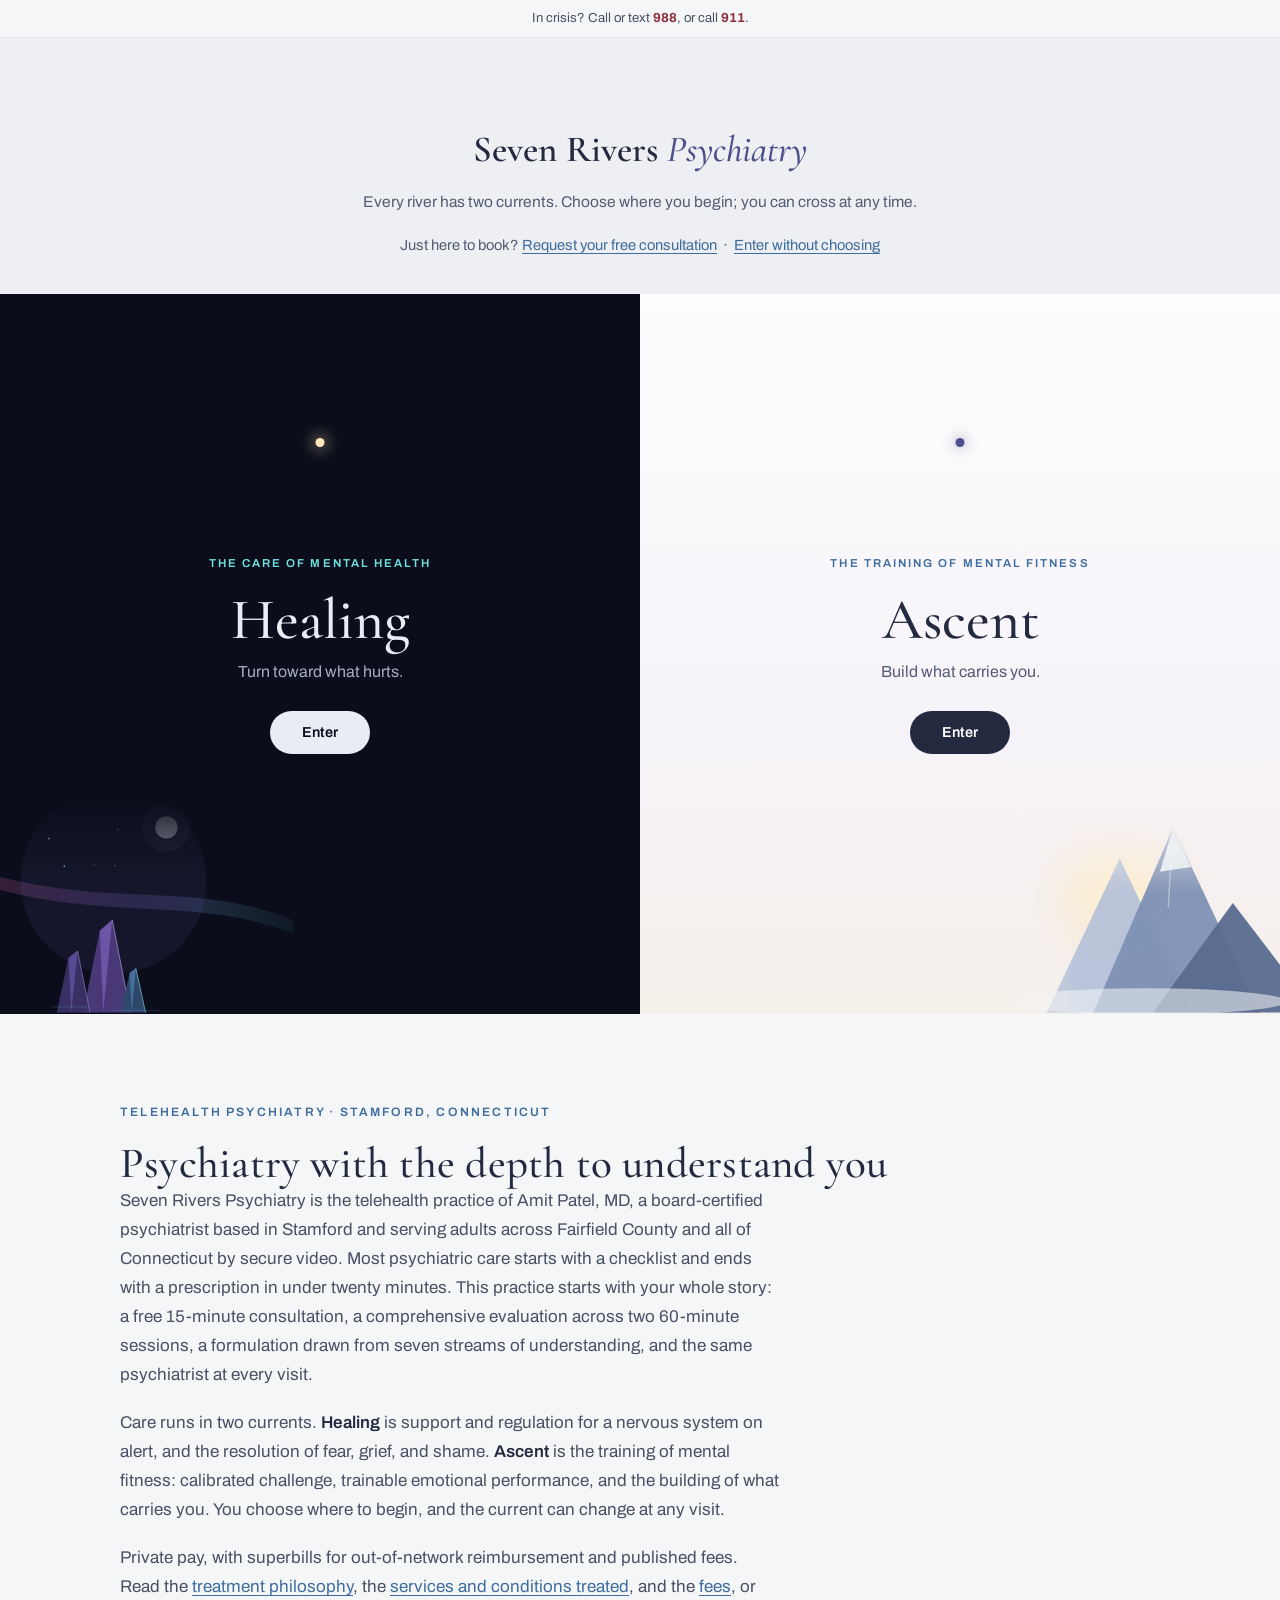
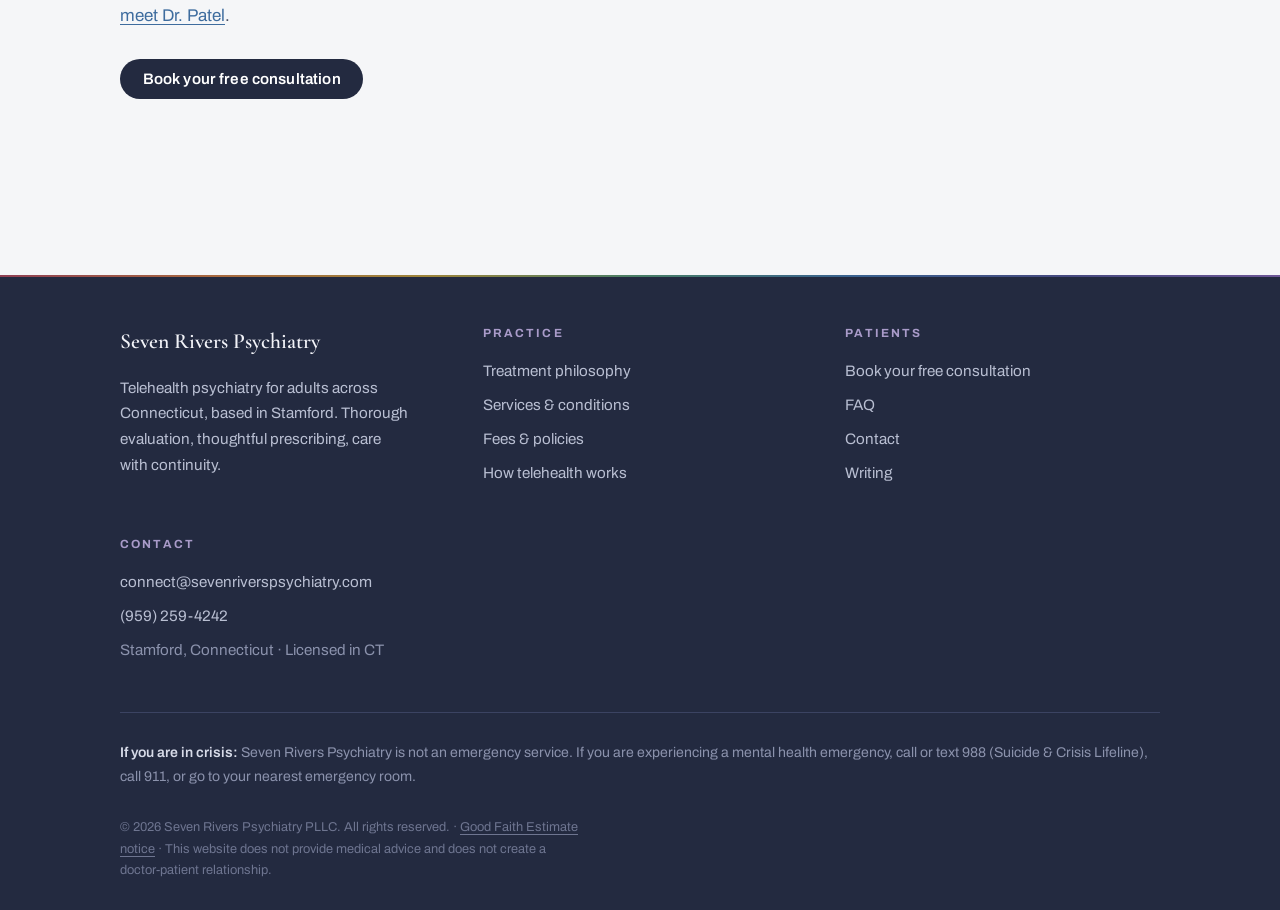
<file: index.html>
<!DOCTYPE html>
<html lang="en">
<head>
  <meta charset="UTF-8">
  <meta name="viewport" content="width=device-width, initial-scale=1.0">
  <title>Seven Rivers Psychiatry | Stamford, CT Telehealth Psychiatry | Healing and Ascent</title>
  <meta name="description" content="Seven Rivers Psychiatry, based in Stamford, Connecticut, offers telehealth psychiatric care for adults across Fairfield County and the state in two currents: Healing, for resolving fear, grief, and shame, and Ascent, for building capability, drive, and purpose.">
  <link rel="preconnect" href="https://fonts.googleapis.com">
  <link rel="preconnect" href="https://fonts.gstatic.com" crossorigin>
  <link href="https://fonts.googleapis.com/css2?family=Cormorant+Garamond:ital,wght@0,500;0,600;1,500;1,600&family=Archivo:wght@400;500;600&display=swap" rel="stylesheet">
  <meta name="theme-color" content="#0B0E1A">
  <link rel="stylesheet" href="css/styles.css">
  <script>
    (function () {
      var q = new URLSearchParams(location.search).get("path");
      if (q === "healing" || q === "ascent") { try { localStorage.setItem("srp-path", q); } catch (e) {} }
      var p;
      try { p = localStorage.getItem("srp-path"); } catch (e) {}
      document.documentElement.dataset.path = (p === "healing" || p === "ascent") ? p : "ascent";
    })();
  </script>
  <!-- Privacy-friendly analytics by Plausible -->
  <script async src="https://plausible.io/js/pa-wE2gD0L0hzpS8bjC-G3VO.js"></script>
  <script>
    window.plausible=window.plausible||function(){(plausible.q=plausible.q||[]).push(arguments)},plausible.init=plausible.init||function(i){plausible.o=i||{}};
    plausible.init()
  </script>
  <script type="application/ld+json">
  {
    "@context": "https://schema.org",
    "@type": ["MedicalBusiness", "Psychiatric"],
    "@id": "https://sevenriverspsychiatry.com/#practice",
    "name": "Seven Rivers Psychiatry PLLC",
    "url": "https://sevenriverspsychiatry.com/",
    "logo": "https://sevenriverspsychiatry.com/assets/apple-touch-icon.png",
    "image": "https://sevenriverspsychiatry.com/assets/og-image.png",
    "description": "Telehealth psychiatric evaluation and medication management for adults across Connecticut. Free 15-minute consultation, two-session comprehensive evaluation, conservative prescribing, care with continuity.",
    "telephone": "+1-959-259-4242",
    "email": "connect@sevenriverspsychiatry.com",
    "medicalSpecialty": "Psychiatric",
    "priceRange": "$300-$1200",
    "currenciesAccepted": "USD",
    "paymentAccepted": "Credit card, HSA, FSA",
    "areaServed": [ { "@type": "State", "name": "Connecticut" }, { "@type": "AdministrativeArea", "name": "Fairfield County, CT" }, { "@type": "City", "name": "Stamford, CT" } ],
    "address": { "@type": "PostalAddress", "addressLocality": "Stamford", "addressRegion": "CT", "addressCountry": "US" },
    "founder": { "@id": "https://sevenriverspsychiatry.com/#physician" },
    "availableService": [
      { "@type": "MedicalProcedure", "name": "Comprehensive psychiatric evaluation", "description": "Two 60-minute sessions on separate days." },
      { "@type": "MedicalProcedure", "name": "Medication management" },
      { "@type": "MedicalProcedure", "name": "Second opinion consultation" },
      { "@type": "MedicalProcedure", "name": "Deprescribing consultation" }
    ]
  }
  </script>
  <script type="application/ld+json">
  {
    "@context": "https://schema.org",
    "@type": "Physician",
    "@id": "https://sevenriverspsychiatry.com/#physician",
    "name": "Amit Patel, MD",
    "honorificSuffix": "MD",
    "image": "https://sevenriverspsychiatry.com/assets/headshot.jpg",
    "url": "https://sevenriverspsychiatry.com/about.html",
    "medicalSpecialty": "Psychiatric",
    "worksFor": { "@id": "https://sevenriverspsychiatry.com/#practice" },
    "hasCredential": [
      { "@type": "EducationalOccupationalCredential", "credentialCategory": "Board certification", "name": "Board Certified in Psychiatry, American Board of Psychiatry and Neurology" },
      { "@type": "EducationalOccupationalCredential", "credentialCategory": "degree", "name": "MD, University of Miami Miller School of Medicine" }
    ],
    "alumniOf": [
      { "@type": "CollegeOrUniversity", "name": "University of Miami Miller School of Medicine" },
      { "@type": "Hospital", "name": "Mount Sinai Beth Israel (Psychiatry Residency, Chief Resident)" }
    ]
  }
  </script>
  <!-- srp-head -->
  <link rel="icon" href="assets/favicon.svg" type="image/svg+xml">
  <link rel="icon" href="assets/favicon-32.png" sizes="32x32" type="image/png">
  <link rel="apple-touch-icon" href="assets/apple-touch-icon.png">
  <link rel="canonical" href="https://sevenriverspsychiatry.com/">
  <meta property="og:type" content="website">
  <meta property="og:site_name" content="Seven Rivers Psychiatry">
  <meta property="og:title" content="Seven Rivers Psychiatry | Stamford, CT Telehealth Psychiatry | Healing and Ascent">
  <meta property="og:description" content="Seven Rivers Psychiatry, based in Stamford, Connecticut, offers telehealth psychiatric care for adults across Fairfield County and the state in two currents: Healing, for resolving fear, grief, and shame, and Ascent, for building capability, drive, and purpose.">
  <meta property="og:url" content="https://sevenriverspsychiatry.com/">
  <meta property="og:image" content="https://sevenriverspsychiatry.com/assets/og-image.png">
  <meta property="og:image:width" content="1200">
  <meta property="og:image:height" content="630">
  <meta name="twitter:card" content="summary_large_image">
  <!-- /srp-head -->
</head>
<body>
  <div class="crisis-strip" role="note">In crisis? Call or text <a href="tel:988">988</a>, or call <a href="tel:911">911</a>.</div>


  <main>

    <section class="gate">
      <div class="gate-band">
        <p class="gate-word">Seven Rivers <em>Psychiatry</em></p>
        <p class="gate-line">Every river has two currents. Choose where you begin; you can cross at any time.</p>
        <p class="gate-foot gate-foot-top">Just here to book? <a href="/contact.html#book">Request your free consultation</a> &nbsp;&middot;&nbsp; <a href="home.html">Enter without choosing</a></p>
      </div>
      <div class="gate-split">
        <a class="gate-half gate-healing" href="home.html?path=healing">
          <span class="seed seed-dawn" aria-hidden="true"></span>
          <span class="gate-tag">The care of mental health</span>
          <span class="gate-name">Healing</span>
          <span class="gate-desc">Turn toward what hurts.</span>
          <span class="gate-enter">Enter</span>
        </a>
        <a class="gate-half gate-ascent" href="home.html?path=ascent">
          <span class="seed seed-night" aria-hidden="true"></span>
          <span class="gate-tag">The training of mental fitness</span>
          <span class="gate-name">Ascent</span>
          <span class="gate-desc">Build what carries you.</span>
          <span class="gate-enter">Enter</span>
        </a>
      </div>
    </section>

    <section class="section">
      <div class="wrap">
        <p class="eyebrow">Telehealth psychiatry &middot; Stamford, Connecticut</p>
        <h2>Psychiatry with the depth to understand you</h2>
        <div class="prose">
          <p>Seven Rivers Psychiatry is the telehealth practice of Amit Patel, MD, a board-certified psychiatrist based in Stamford and serving adults across Fairfield County and all of Connecticut by secure video. Most psychiatric care starts with a checklist and ends with a prescription in under twenty minutes. This practice starts with your whole story: a free 15-minute consultation, a comprehensive evaluation across two 60-minute sessions, a formulation drawn from seven streams of understanding, and the same psychiatrist at every visit.</p>
          <p>Care runs in two currents. <strong>Healing</strong> is support and regulation for a nervous system on alert, and the resolution of fear, grief, and shame. <strong>Ascent</strong> is the training of mental fitness: calibrated challenge, trainable emotional performance, and the building of what carries you. You choose where to begin, and the current can change at any visit.</p>
          <p>Private pay, with superbills for out-of-network reimbursement and published fees. Read the <a href="philosophy.html">treatment philosophy</a>, the <a href="services.html">services and conditions treated</a>, and the <a href="fees.html">fees</a>, or <a href="about.html">meet Dr. Patel</a>.</p>
        </div>
        <p style="margin-top:var(--space-3);"><a class="btn btn-primary" href="/contact.html#book">Book your free consultation</a></p>
      </div>
    </section>

  </main>

  <footer class="site-footer">
    <div class="wrap">
      <div class="footer-grid">
        <div>
          <p class="footer-wordmark">Seven Rivers Psychiatry</p>
          <p style="font-size:0.95rem; max-width:32ch;">Telehealth psychiatry for adults across Connecticut, based in Stamford. Thorough evaluation, thoughtful prescribing, care with continuity.</p>
        </div>
        <div>
          <h4>Practice</h4>
          <ul>
            <li><a href="philosophy.html">Treatment philosophy</a></li>
            <li><a href="services.html">Services &amp; conditions</a></li>
            <li><a href="fees.html">Fees &amp; policies</a></li>
            <li><a href="telehealth.html">How telehealth works</a></li>
          </ul>
        </div>
        <div>
          <h4>Patients</h4>
          <ul>
            <li><a href="/contact.html#book">Book your free consultation</a></li>
            <li><a href="faq.html">FAQ</a></li>
            <li><a href="contact.html">Contact</a></li>
            <li><a href="blog/index.html">Writing</a></li>
          </ul>
        </div>
        <div>
          <h4>Contact</h4>
          <ul>
            <li><a href="mailto:connect@sevenriverspsychiatry.com">connect@sevenriverspsychiatry.com</a></li>
            <li><a href="tel:+19592594242">(959) 259-4242</a></li>
            <li>Stamford, Connecticut &middot; Licensed in CT</li>
          </ul>
        </div>
      </div>
      <p class="footer-crisis"><strong>If you are in crisis:</strong> Seven Rivers Psychiatry is not an emergency service. If you are experiencing a mental health emergency, call or text 988 (Suicide &amp; Crisis Lifeline), call 911, or go to your nearest emergency room.</p>
      <p class="footer-legal">&copy; 2026 Seven Rivers Psychiatry PLLC. All rights reserved. &middot; <a href="fees.html#gfe">Good Faith Estimate notice</a> &middot; This website does not provide medical advice and does not create a doctor-patient relationship.</p>
    </div>
  </footer>
  <script src="js/main.js"></script>
</body>
</html>
</file>
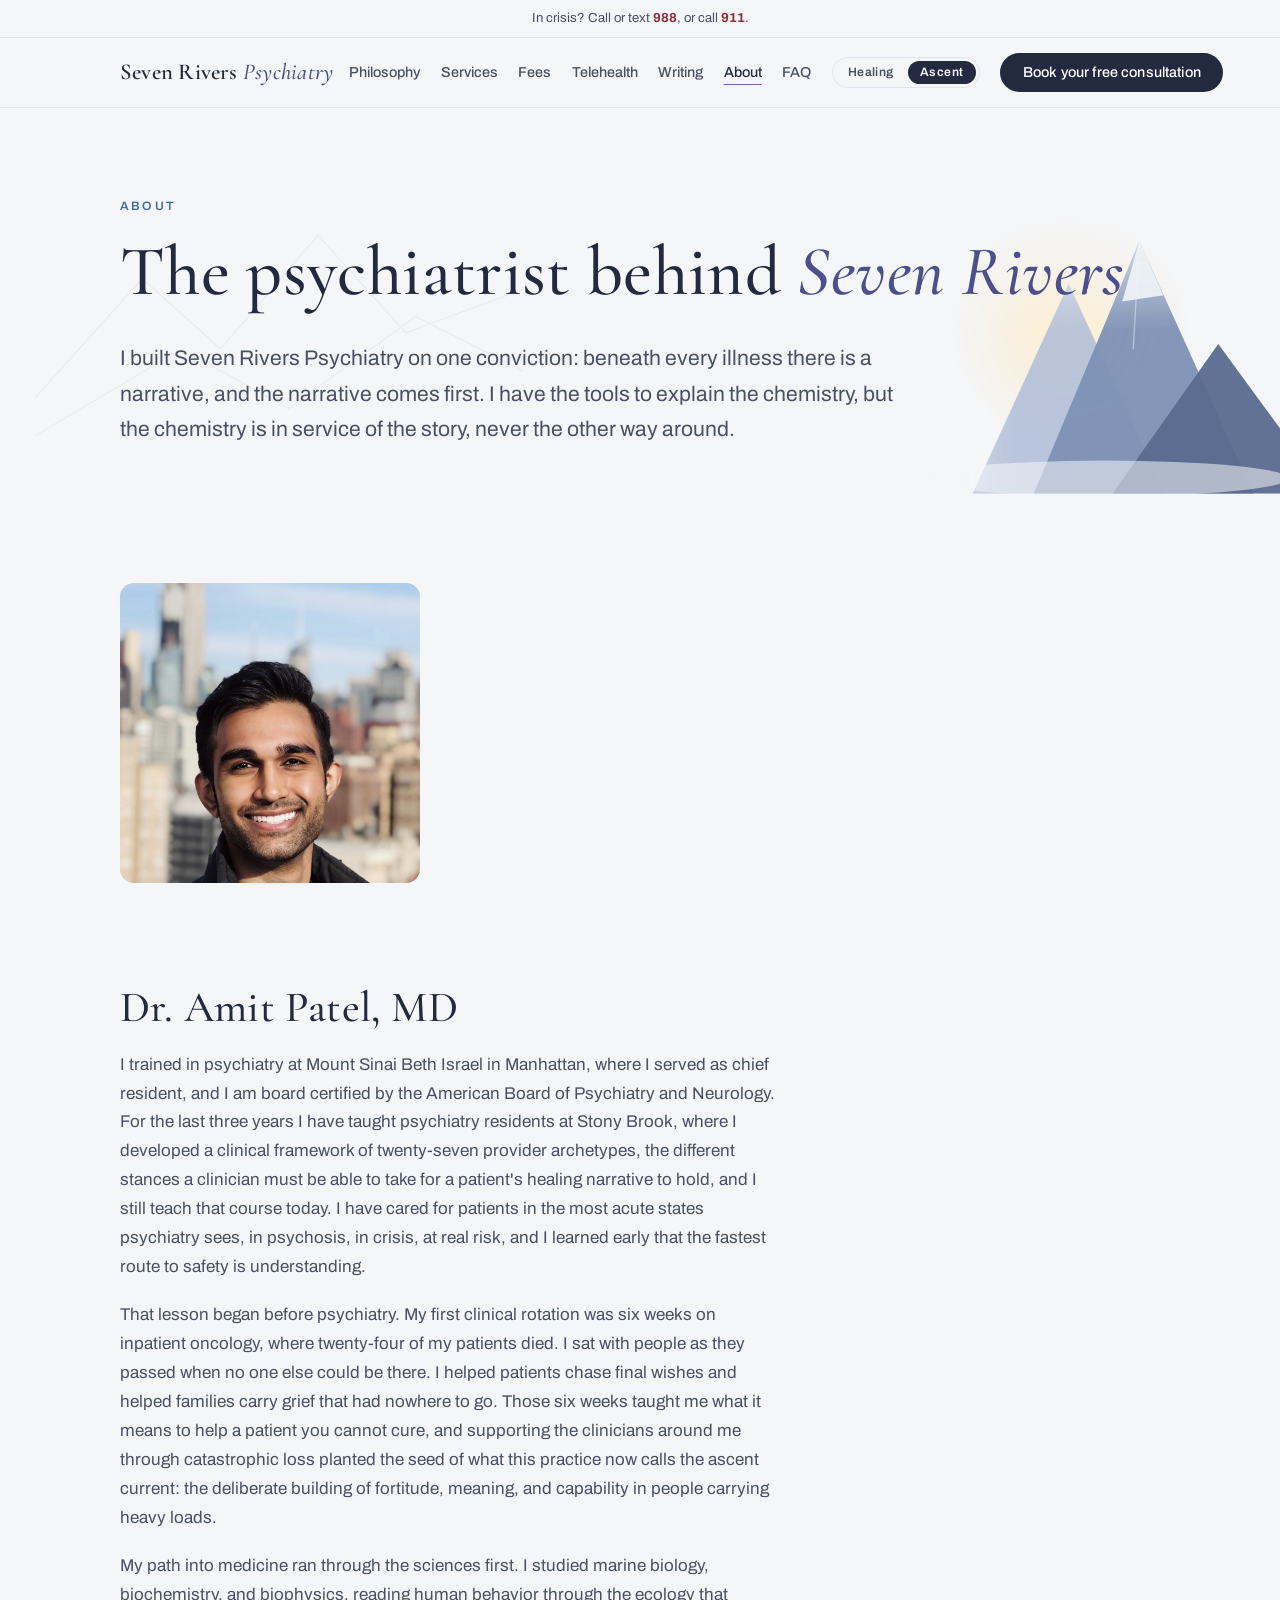
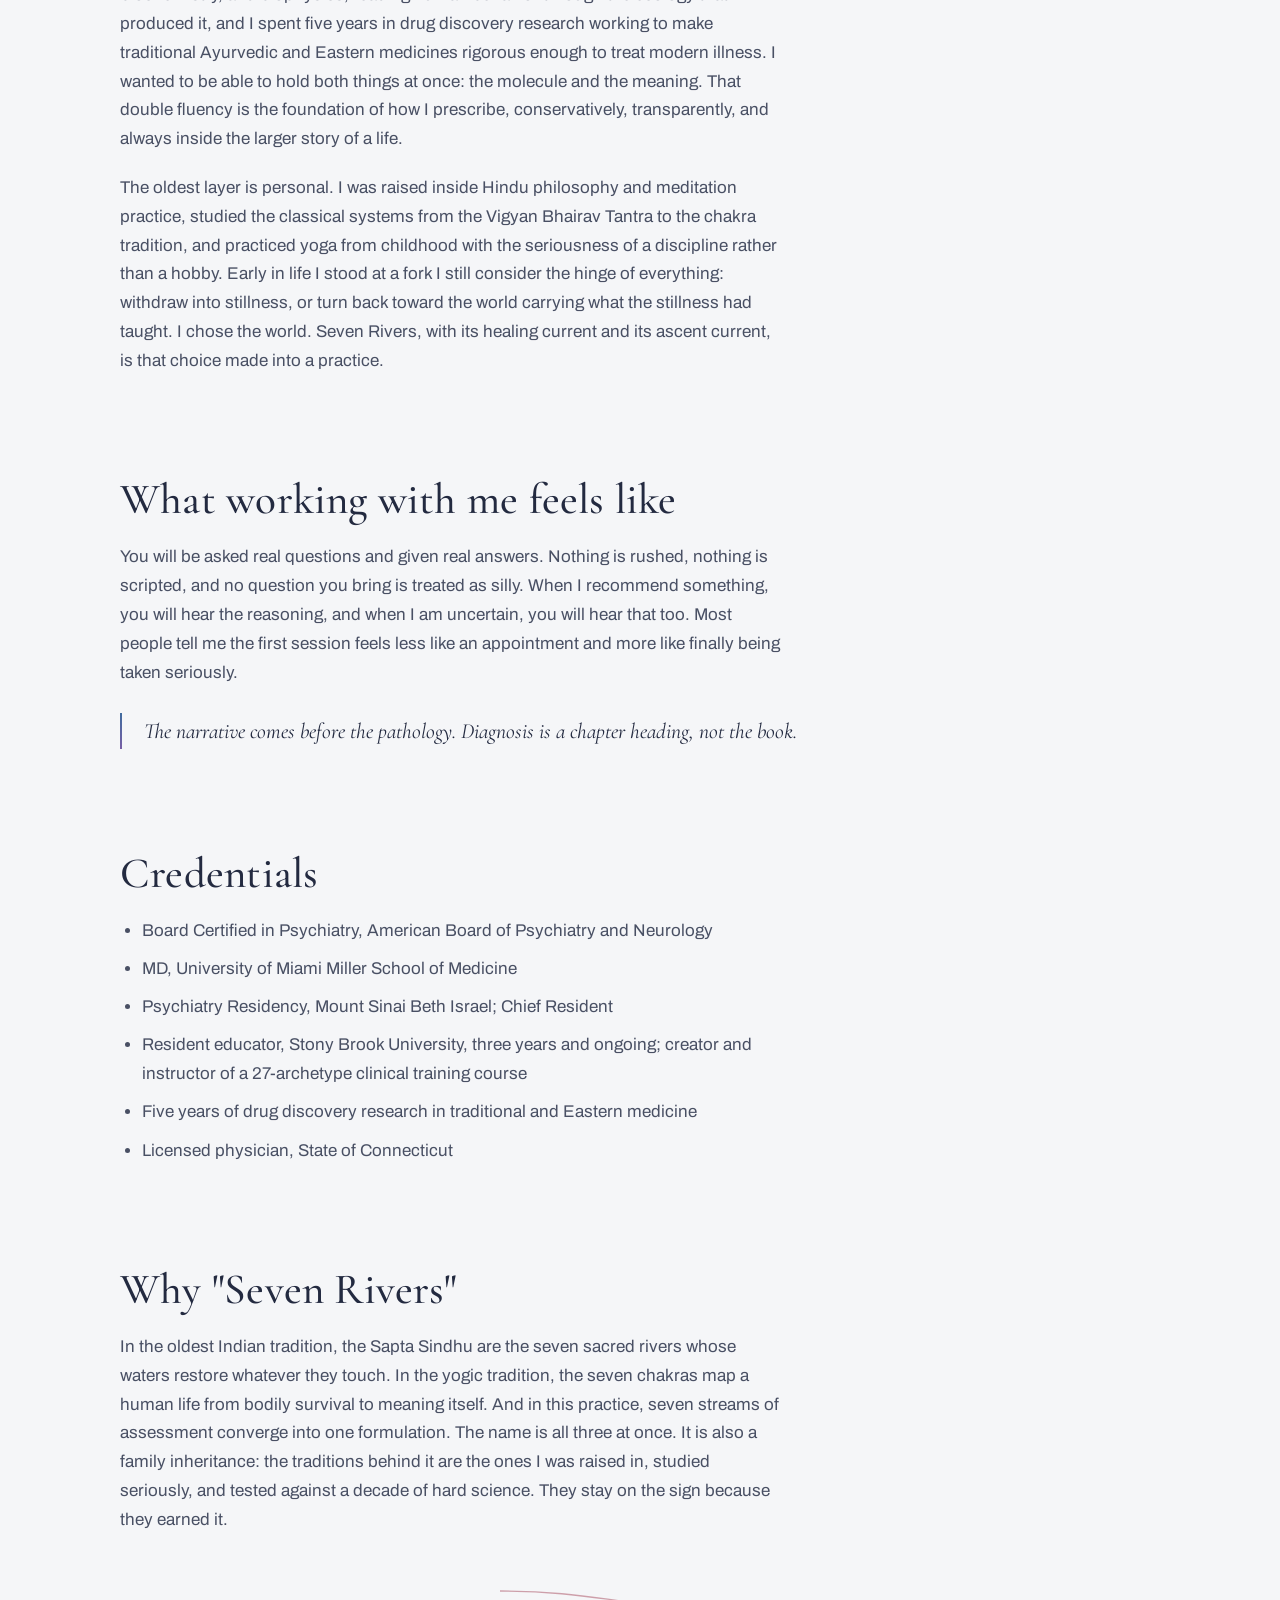
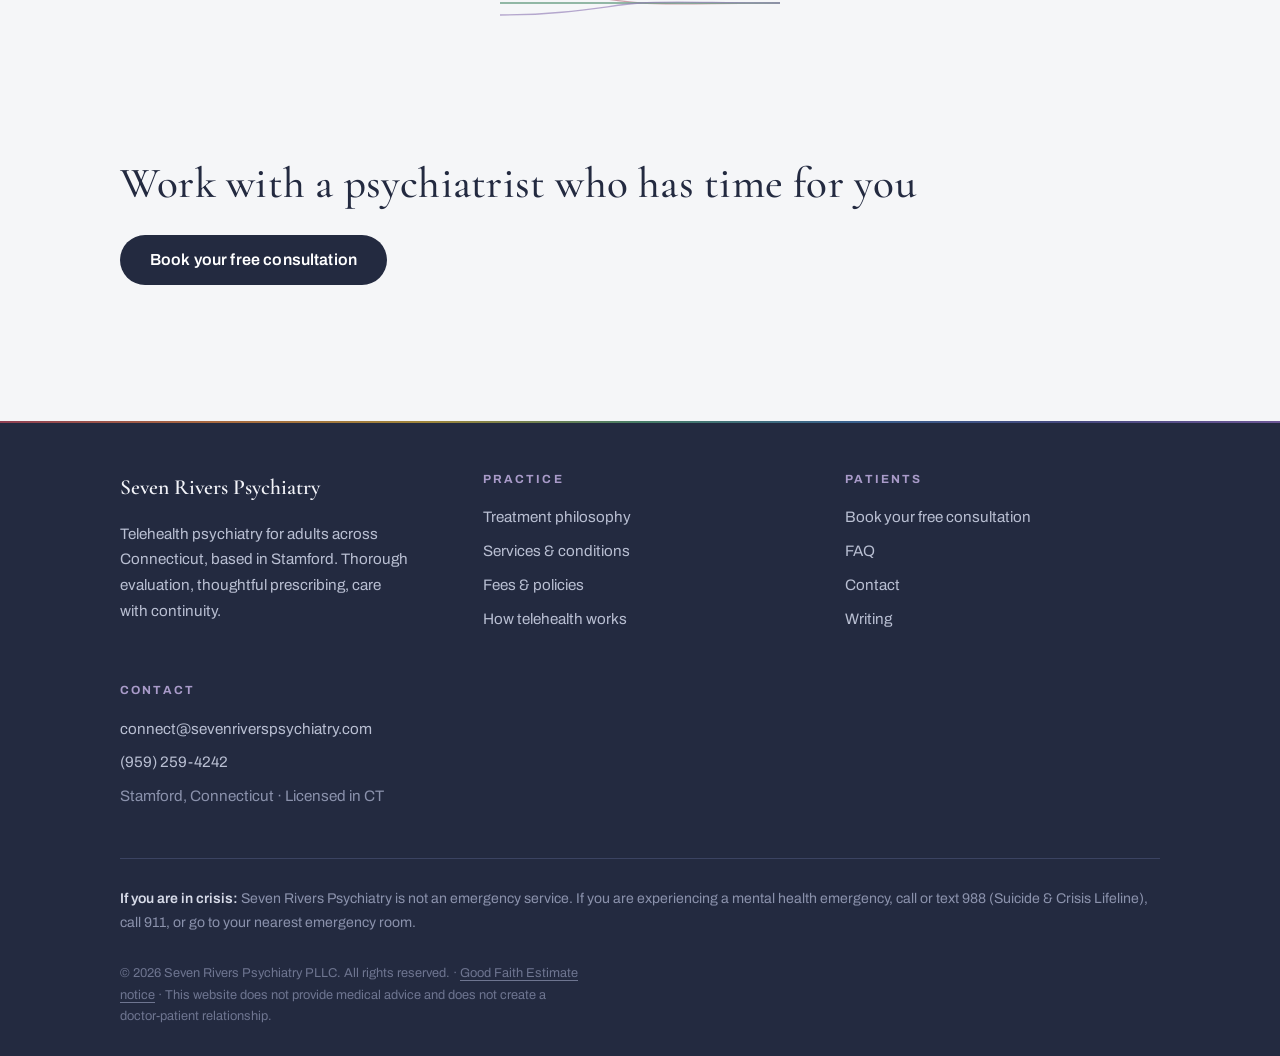
<file: about.html>
<!DOCTYPE html>
<html lang="en">
<head>
  <meta charset="UTF-8">
  <meta name="viewport" content="width=device-width, initial-scale=1.0">
  <title>About Dr. Amit Patel, MD | Seven Rivers Psychiatry</title>
  <meta name="description" content="Meet the board-certified psychiatrist behind Seven Rivers Psychiatry: chief resident at Mount Sinai Beth Israel, resident educator, and a clinician who puts the narrative before the pathology.">
  <link rel="preconnect" href="https://fonts.googleapis.com">
  <link rel="preconnect" href="https://fonts.gstatic.com" crossorigin>
  <link href="https://fonts.googleapis.com/css2?family=Cormorant+Garamond:ital,wght@0,500;0,600;1,500;1,600&family=Archivo:wght@400;500;600&display=swap" rel="stylesheet">
  <meta name="theme-color" content="#0B0E1A">
  <link rel="stylesheet" href="css/styles.css">
  <script>
    (function () {
      var q = new URLSearchParams(location.search).get("path");
      if (q === "healing" || q === "ascent") { try { localStorage.setItem("srp-path", q); } catch (e) {} }
      var p;
      try { p = localStorage.getItem("srp-path"); } catch (e) {}
      document.documentElement.dataset.path = (p === "healing" || p === "ascent") ? p : "ascent";
    })();
  </script>
  <!-- Privacy-friendly analytics by Plausible -->
  <script async src="https://plausible.io/js/pa-wE2gD0L0hzpS8bjC-G3VO.js"></script>
  <script>
    window.plausible=window.plausible||function(){(plausible.q=plausible.q||[]).push(arguments)},plausible.init=plausible.init||function(i){plausible.o=i||{}};
    plausible.init()
  </script>
  <script type="application/ld+json">
  {
    "@context": "https://schema.org",
    "@type": ["MedicalBusiness", "Psychiatric"],
    "@id": "https://sevenriverspsychiatry.com/#practice",
    "name": "Seven Rivers Psychiatry PLLC",
    "url": "https://sevenriverspsychiatry.com/",
    "logo": "https://sevenriverspsychiatry.com/assets/apple-touch-icon.png",
    "image": "https://sevenriverspsychiatry.com/assets/og-image.png",
    "description": "Telehealth psychiatric evaluation and medication management for adults across Connecticut. Free 15-minute consultation, two-session comprehensive evaluation, conservative prescribing, care with continuity.",
    "telephone": "+1-959-259-4242",
    "email": "connect@sevenriverspsychiatry.com",
    "medicalSpecialty": "Psychiatric",
    "priceRange": "$300-$1200",
    "currenciesAccepted": "USD",
    "paymentAccepted": "Credit card, HSA, FSA",
    "areaServed": [ { "@type": "State", "name": "Connecticut" }, { "@type": "AdministrativeArea", "name": "Fairfield County, CT" }, { "@type": "City", "name": "Stamford, CT" } ],
    "address": { "@type": "PostalAddress", "addressLocality": "Stamford", "addressRegion": "CT", "addressCountry": "US" },
    "founder": { "@id": "https://sevenriverspsychiatry.com/#physician" },
    "availableService": [
      { "@type": "MedicalProcedure", "name": "Comprehensive psychiatric evaluation", "description": "Two 60-minute sessions on separate days." },
      { "@type": "MedicalProcedure", "name": "Medication management" },
      { "@type": "MedicalProcedure", "name": "Second opinion consultation" },
      { "@type": "MedicalProcedure", "name": "Deprescribing consultation" }
    ]
  }
  </script>
  <script type="application/ld+json">
  {
    "@context": "https://schema.org",
    "@type": "Physician",
    "@id": "https://sevenriverspsychiatry.com/#physician",
    "name": "Amit Patel, MD",
    "honorificSuffix": "MD",
    "image": "https://sevenriverspsychiatry.com/assets/headshot.jpg",
    "url": "https://sevenriverspsychiatry.com/about.html",
    "medicalSpecialty": "Psychiatric",
    "worksFor": { "@id": "https://sevenriverspsychiatry.com/#practice" },
    "hasCredential": [
      { "@type": "EducationalOccupationalCredential", "credentialCategory": "Board certification", "name": "Board Certified in Psychiatry, American Board of Psychiatry and Neurology" },
      { "@type": "EducationalOccupationalCredential", "credentialCategory": "degree", "name": "MD, University of Miami Miller School of Medicine" }
    ],
    "alumniOf": [
      { "@type": "CollegeOrUniversity", "name": "University of Miami Miller School of Medicine" },
      { "@type": "Hospital", "name": "Mount Sinai Beth Israel (Psychiatry Residency, Chief Resident)" }
    ]
  }
  </script>
  <!-- srp-head -->
  <link rel="icon" href="assets/favicon.svg" type="image/svg+xml">
  <link rel="icon" href="assets/favicon-32.png" sizes="32x32" type="image/png">
  <link rel="apple-touch-icon" href="assets/apple-touch-icon.png">
  <link rel="canonical" href="https://sevenriverspsychiatry.com/about.html">
  <meta property="og:type" content="website">
  <meta property="og:site_name" content="Seven Rivers Psychiatry">
  <meta property="og:title" content="About Dr. Amit Patel, MD | Seven Rivers Psychiatry">
  <meta property="og:description" content="Meet the board-certified psychiatrist behind Seven Rivers Psychiatry: chief resident at Mount Sinai Beth Israel, resident educator, and a clinician who puts the narrative before the pathology.">
  <meta property="og:url" content="https://sevenriverspsychiatry.com/about.html">
  <meta property="og:image" content="https://sevenriverspsychiatry.com/assets/og-image.png">
  <meta property="og:image:width" content="1200">
  <meta property="og:image:height" content="630">
  <meta name="twitter:card" content="summary_large_image">
  <!-- /srp-head -->
</head>
<body>
  <div class="crisis-strip" role="note">In crisis? Call or text <a href="tel:988">988</a>, or call <a href="tel:911">911</a>.</div>
  <header class="site-header">
    <div class="wrap header-inner">
      <a class="wordmark" href="home.html">Seven Rivers <span class="wm-rule">Psychiatry</span></a>
      <button class="nav-toggle" aria-expanded="false" aria-controls="site-nav">Menu</button>
      <nav class="nav" id="site-nav" aria-label="Main">
        <a href="philosophy.html">Philosophy</a>
        <a href="services.html">Services</a>
        <a href="fees.html">Fees</a>
        <a href="telehealth.html">Telehealth</a>
        <a href="blog/index.html">Writing</a>
        <a href="about.html" aria-current="page">About</a>
        <a href="faq.html">FAQ</a>
        <div class="path-switch" role="group" aria-label="Choose your current">
          <button type="button" data-set="healing">Healing</button>
          <button type="button" data-set="ascent">Ascent</button>
        </div>
        <a class="btn btn-primary" href="/contact.html#book">Book your free consultation</a>
      </nav>
    </div>
  </header>

  <main>

    <section class="hero">
      <div class="wrap">
        <p class="eyebrow">About</p>
        <h1>The psychiatrist behind <span class="display-em">Seven Rivers</span></h1>
        <p class="lede">I built Seven Rivers Psychiatry on one conviction: beneath every illness there is a narrative, and the narrative comes first. I have the tools to explain the chemistry, but the chemistry is in service of the story, never the other way around.</p>
      </div>
    </section>

    <section class="section">
      <div class="wrap prose">
        <img src="assets/headshot.jpg" alt="Dr. Amit Patel, psychiatrist, smiling in front of the Manhattan skyline" width="1000" height="1000" loading="eager" style="width:min(300px,60%); height:auto; border-radius:14px; display:block; margin-bottom:var(--space-3);">

        <h2>Dr. Amit Patel, MD</h2>
        <p>I trained in psychiatry at Mount Sinai Beth Israel in Manhattan, where I served as chief resident, and I am board certified by the American Board of Psychiatry and Neurology. For the last three years I have taught psychiatry residents at Stony Brook, where I developed a clinical framework of twenty-seven provider archetypes, the different stances a clinician must be able to take for a patient's healing narrative to hold, and I still teach that course today. I have cared for patients in the most acute states psychiatry sees, in psychosis, in crisis, at real risk, and I learned early that the fastest route to safety is understanding.</p>
        <p>That lesson began before psychiatry. My first clinical rotation was six weeks on inpatient oncology, where twenty-four of my patients died. I sat with people as they passed when no one else could be there. I helped patients chase final wishes and helped families carry grief that had nowhere to go. Those six weeks taught me what it means to help a patient you cannot cure, and supporting the clinicians around me through catastrophic loss planted the seed of what this practice now calls the ascent current: the deliberate building of fortitude, meaning, and capability in people carrying heavy loads.</p>
        <p>My path into medicine ran through the sciences first. I studied marine biology, biochemistry, and biophysics, reading human behavior through the ecology that produced it, and I spent five years in drug discovery research working to make traditional Ayurvedic and Eastern medicines rigorous enough to treat modern illness. I wanted to be able to hold both things at once: the molecule and the meaning. That double fluency is the foundation of how I prescribe, conservatively, transparently, and always inside the larger story of a life.</p>
        <p>The oldest layer is personal. I was raised inside Hindu philosophy and meditation practice, studied the classical systems from the Vigyan Bhairav Tantra to the chakra tradition, and practiced yoga from childhood with the seriousness of a discipline rather than a hobby. Early in life I stood at a fork I still consider the hinge of everything: withdraw into stillness, or turn back toward the world carrying what the stillness had taught. I chose the world. Seven Rivers, with its healing current and its ascent current, is that choice made into a practice.</p>

        <h2>What working with me feels like</h2>
        <p>You will be asked real questions and given real answers. Nothing is rushed, nothing is scripted, and no question you bring is treated as silly. When I recommend something, you will hear the reasoning, and when I am uncertain, you will hear that too. Most people tell me the first session feels less like an appointment and more like finally being taken seriously.</p>

        <blockquote>The narrative comes before the pathology. Diagnosis is a chapter heading, not the book.</blockquote>

        <h2>Credentials</h2>
        <ul>
          <li>Board Certified in Psychiatry, American Board of Psychiatry and Neurology</li>
          <li>MD, University of Miami Miller School of Medicine</li>
          <li>Psychiatry Residency, Mount Sinai Beth Israel; Chief Resident</li>
          <li>Resident educator, Stony Brook University, three years and ongoing; creator and instructor of a 27-archetype clinical training course</li>
          <li>Five years of drug discovery research in traditional and Eastern medicine</li>
          <li>Licensed physician, State of Connecticut</li>
        </ul>

        <h2>Why "Seven Rivers"</h2>
        <p>In the oldest Indian tradition, the Sapta Sindhu are the seven sacred rivers whose waters restore whatever they touch. In the yogic tradition, the seven chakras map a human life from bodily survival to meaning itself. And in this practice, seven streams of assessment converge into one formulation. The name is all three at once. It is also a family inheritance: the traditions behind it are the ones I was raised in, studied seriously, and tested against a decade of hard science. They stay on the sign because they earned it.</p>
        <div class="divider" aria-hidden="true"><svg viewBox="0 0 280 40" xmlns="http://www.w3.org/2000/svg">
  <path d="M0,8 C70,8 110,18 140,20 C170,22 210,20 280,20"/>
  <path d="M0,20 C70,20 110,20 140,20 C170,20 210,20 280,20"/>
  <path d="M0,32 C70,32 110,22 140,20 C170,18 210,20 280,20"/>
</svg></div>
      </div>
    </section>

    <section class="section section-tight">
      <div class="wrap cta-band">
        <h2>Work with a psychiatrist who has time for you</h2>
        <a class="btn btn-primary btn-lg" href="/contact.html#book">Book your free consultation</a>
      </div>
    </section>

  </main>

  <footer class="site-footer">
    <div class="wrap">
      <div class="footer-grid">
        <div>
          <p class="footer-wordmark">Seven Rivers Psychiatry</p>
          <p style="font-size:0.95rem; max-width:32ch;">Telehealth psychiatry for adults across Connecticut, based in Stamford. Thorough evaluation, thoughtful prescribing, care with continuity.</p>
        </div>
        <div>
          <h4>Practice</h4>
          <ul>
            <li><a href="philosophy.html">Treatment philosophy</a></li>
            <li><a href="services.html">Services &amp; conditions</a></li>
            <li><a href="fees.html">Fees &amp; policies</a></li>
            <li><a href="telehealth.html">How telehealth works</a></li>
          </ul>
        </div>
        <div>
          <h4>Patients</h4>
          <ul>
            <li><a href="/contact.html#book">Book your free consultation</a></li>
            <li><a href="faq.html">FAQ</a></li>
            <li><a href="contact.html">Contact</a></li>
            <li><a href="blog/index.html">Writing</a></li>
          </ul>
        </div>
        <div>
          <h4>Contact</h4>
          <ul>
            <li><a href="mailto:connect@sevenriverspsychiatry.com">connect@sevenriverspsychiatry.com</a></li>
            <li><a href="tel:+19592594242">(959) 259-4242</a></li>
            <li>Stamford, Connecticut &middot; Licensed in CT</li>
          </ul>
        </div>
      </div>
      <p class="footer-crisis"><strong>If you are in crisis:</strong> Seven Rivers Psychiatry is not an emergency service. If you are experiencing a mental health emergency, call or text 988 (Suicide &amp; Crisis Lifeline), call 911, or go to your nearest emergency room.</p>
      <p class="footer-legal">&copy; 2026 Seven Rivers Psychiatry PLLC. All rights reserved. &middot; <a href="fees.html#gfe">Good Faith Estimate notice</a> &middot; This website does not provide medical advice and does not create a doctor-patient relationship.</p>
    </div>
  </footer>
  <script src="js/main.js"></script>
</body>
</html>
</file>
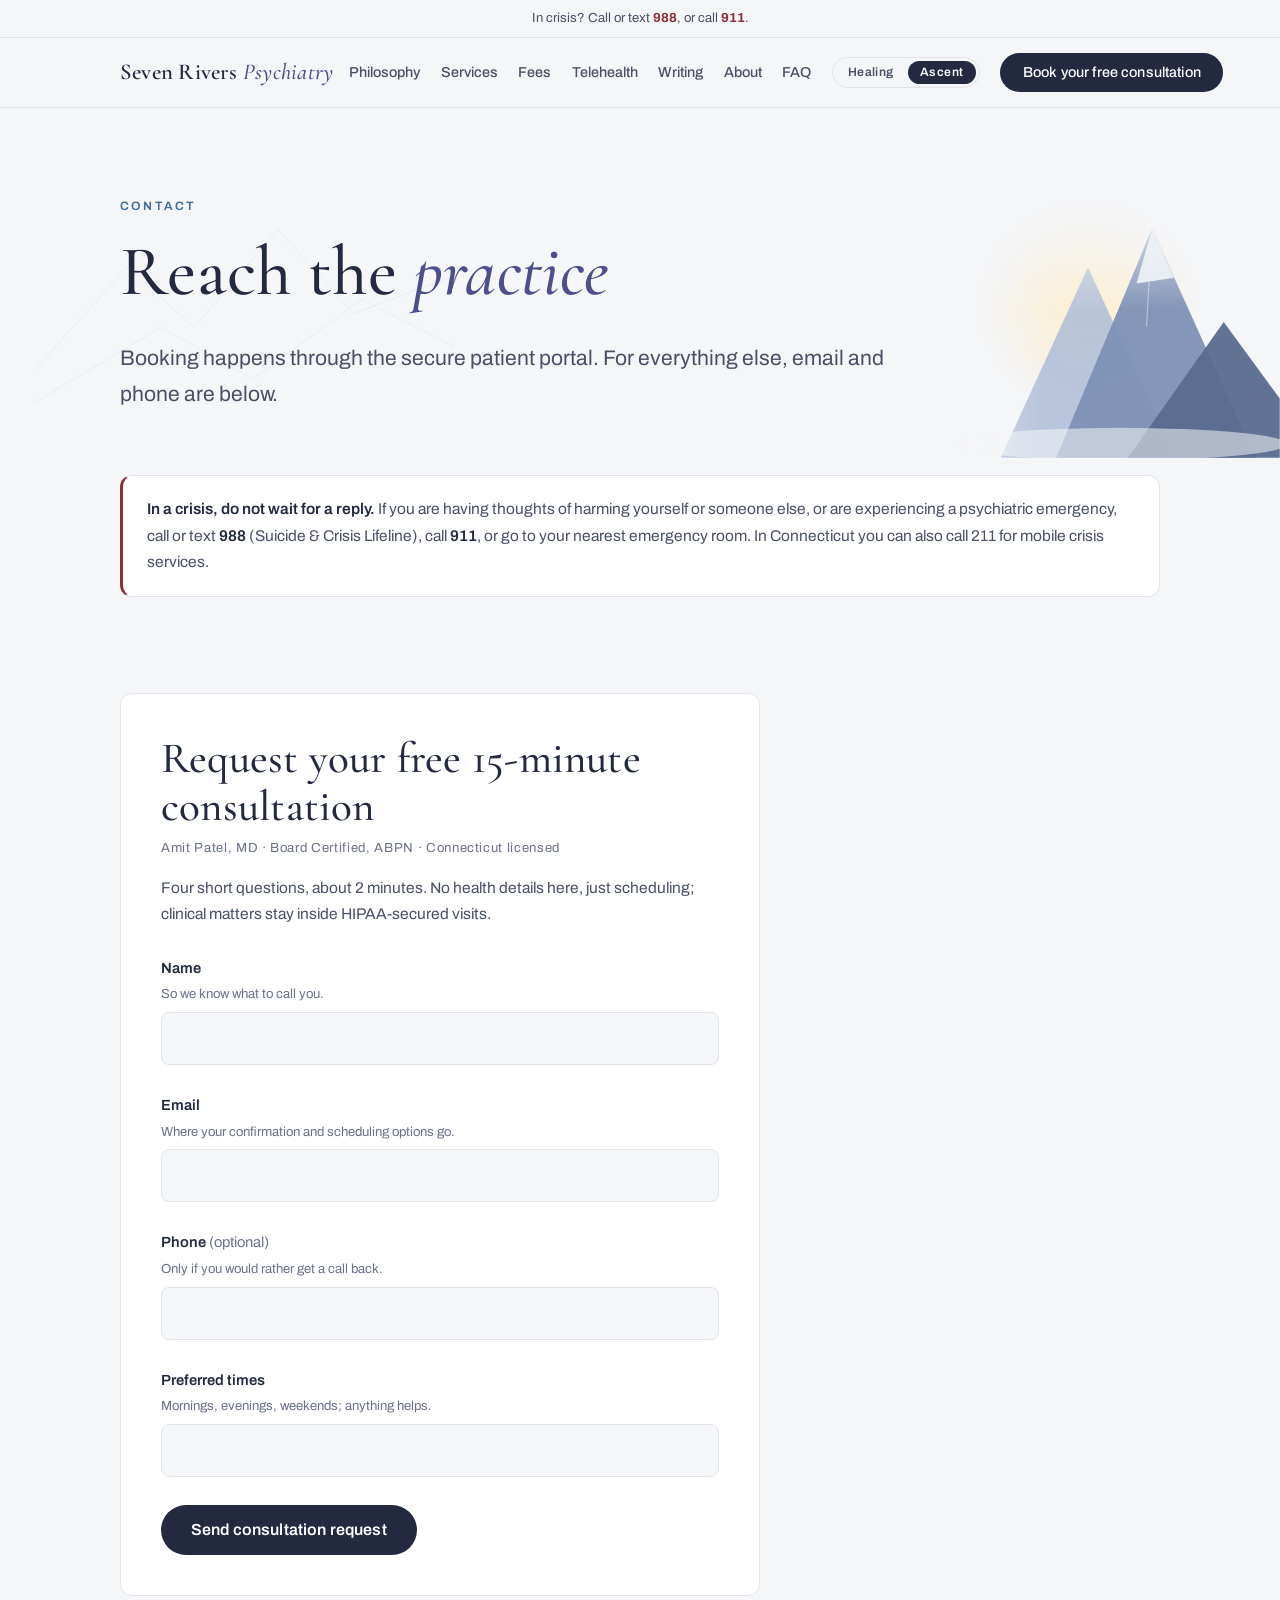
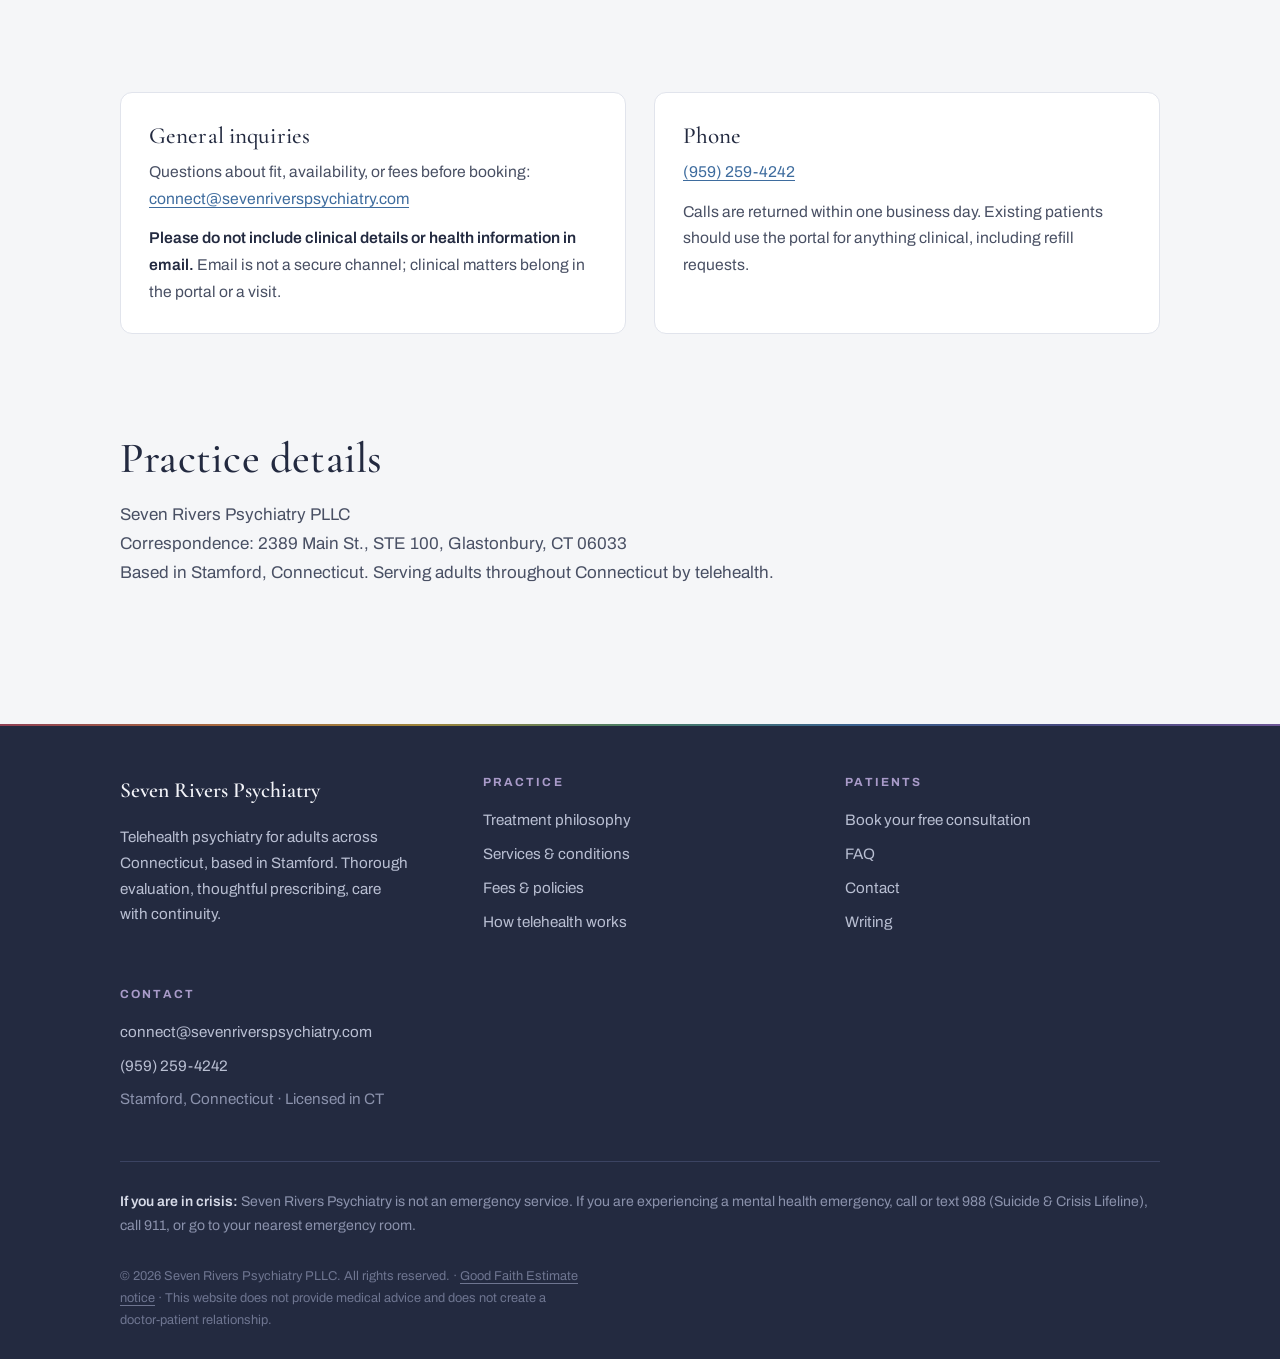
<file: contact.html>
<!DOCTYPE html>
<html lang="en">
<head>
  <meta charset="UTF-8">
  <meta name="viewport" content="width=device-width, initial-scale=1.0">
  <title>Contact & Booking | Seven Rivers Psychiatry</title>
  <meta name="description" content="Request a free 15-minute consultation with Seven Rivers Psychiatry by email or phone, or send a brief inquiry about fit and availability.">
  <link rel="preconnect" href="https://fonts.googleapis.com">
  <link rel="preconnect" href="https://fonts.gstatic.com" crossorigin>
  <link href="https://fonts.googleapis.com/css2?family=Cormorant+Garamond:ital,wght@0,500;0,600;1,500;1,600&family=Archivo:wght@400;500;600&display=swap" rel="stylesheet">
  <meta name="theme-color" content="#0B0E1A">
  <link rel="stylesheet" href="css/styles.css">
  <script>
    (function () {
      var q = new URLSearchParams(location.search).get("path");
      if (q === "healing" || q === "ascent") { try { localStorage.setItem("srp-path", q); } catch (e) {} }
      var p;
      try { p = localStorage.getItem("srp-path"); } catch (e) {}
      document.documentElement.dataset.path = (p === "healing" || p === "ascent") ? p : "ascent";
    })();
  </script>
  <!-- Privacy-friendly analytics by Plausible -->
  <script async src="https://plausible.io/js/pa-wE2gD0L0hzpS8bjC-G3VO.js"></script>
  <script>
    window.plausible=window.plausible||function(){(plausible.q=plausible.q||[]).push(arguments)},plausible.init=plausible.init||function(i){plausible.o=i||{}};
    plausible.init()
  </script>
  <!-- srp-head -->
  <link rel="icon" href="assets/favicon.svg" type="image/svg+xml">
  <link rel="icon" href="assets/favicon-32.png" sizes="32x32" type="image/png">
  <link rel="apple-touch-icon" href="assets/apple-touch-icon.png">
  <link rel="canonical" href="https://sevenriverspsychiatry.com/contact.html">
  <meta property="og:type" content="website">
  <meta property="og:site_name" content="Seven Rivers Psychiatry">
  <meta property="og:title" content="Contact & Booking | Seven Rivers Psychiatry">
  <meta property="og:description" content="Request a free 15-minute consultation with Seven Rivers Psychiatry by email or phone, or send a brief inquiry about fit and availability.">
  <meta property="og:url" content="https://sevenriverspsychiatry.com/contact.html">
  <meta property="og:image" content="https://sevenriverspsychiatry.com/assets/og-image.png">
  <meta property="og:image:width" content="1200">
  <meta property="og:image:height" content="630">
  <meta name="twitter:card" content="summary_large_image">
  <!-- /srp-head -->
</head>
<body>
  <div class="crisis-strip" role="note">In crisis? Call or text <a href="tel:988">988</a>, or call <a href="tel:911">911</a>.</div>
  <header class="site-header">
    <div class="wrap header-inner">
      <a class="wordmark" href="home.html">Seven Rivers <span class="wm-rule">Psychiatry</span></a>
      <button class="nav-toggle" aria-expanded="false" aria-controls="site-nav">Menu</button>
      <nav class="nav" id="site-nav" aria-label="Main">
        <a href="philosophy.html">Philosophy</a>
        <a href="services.html">Services</a>
        <a href="fees.html">Fees</a>
        <a href="telehealth.html">Telehealth</a>
        <a href="blog/index.html">Writing</a>
        <a href="about.html">About</a>
        <a href="faq.html">FAQ</a>
        <div class="path-switch" role="group" aria-label="Choose your current">
          <button type="button" data-set="healing">Healing</button>
          <button type="button" data-set="ascent">Ascent</button>
        </div>
        <a class="btn btn-primary" href="/contact.html#book">Book your free consultation</a>
      </nav>
    </div>
  </header>

  <main>

    <section class="hero">
      <div class="wrap">
        <p class="eyebrow">Contact</p>
        <h1>Reach the <span class="display-em">practice</span></h1>
        <p class="lede">Booking happens through the secure patient portal. For everything else, email and phone are below.</p>
      </div>
    </section>

    <section class="section-tight" style="padding-top: var(--space-2);">
      <div class="wrap">
        <div class="notice notice-crisis" style="max-width:none;">
          <strong>In a crisis, do not wait for a reply.</strong> If you are having thoughts of harming yourself or someone else, or are experiencing a psychiatric emergency, call or text <strong>988</strong> (Suicide &amp; Crisis Lifeline), call <strong>911</strong>, or go to your nearest emergency room. In Connecticut you can also call 211 for mobile crisis services.
        </div>
      </div>
    </section>

    <section class="section-tight" id="book">
      <div class="wrap">
        <div class="form-card">
          <h2>Request your free 15-minute consultation</h2>
          <p class="cred-strip">Amit Patel, MD &middot; Board Certified, ABPN &middot; Connecticut licensed</p>
          <p class="form-intro">Four short questions, about 2 minutes. No health details here, just scheduling; clinical matters stay inside HIPAA-secured visits.</p>
          <form name="consultation" method="POST" action="/contact.html?sent=1" data-netlify="true" netlify-honeypot="bot-field" class="consult-form" id="consult-form">
            <input type="hidden" name="form-name" value="consultation">
            <p class="hidden-field"><label>Leave this empty: <input name="bot-field"></label></p>
            <label for="cf-name">Name</label>
            <span class="field-why">So we know what to call you.</span>
            <input id="cf-name" name="name" type="text" required autocomplete="name">
            <label for="cf-email">Email</label>
            <span class="field-why">Where your confirmation and scheduling options go.</span>
            <input id="cf-email" name="email" type="email" required autocomplete="email">
            <label for="cf-phone">Phone <span class="field-opt">(optional)</span></label>
            <span class="field-why">Only if you would rather get a call back.</span>
            <input id="cf-phone" name="phone" type="tel" autocomplete="tel">
            <label for="cf-times">Preferred times</label>
            <span class="field-why">Mornings, evenings, weekends; anything helps.</span>
            <input id="cf-times" name="times" type="text">
            <p style="margin-top: var(--space-3);"><button class="btn btn-primary btn-lg" type="submit">Send consultation request</button></p>
          </form>
          <div class="form-sent" id="form-sent" hidden>
            <h3>Received.</h3>
            <p>You will hear from the practice within one business day at the email you provided. If anything feels urgent tonight, 988 is at the top and bottom of this page.</p>
          </div>
        </div>
      </div>
    </section>

    <section class="section-tight">
      <div class="wrap">
        <div class="grid grid-2">
          <div class="card">
            <h3>General inquiries</h3>
            <p>Questions about fit, availability, or fees before booking: <a href="mailto:connect@sevenriverspsychiatry.com">connect@sevenriverspsychiatry.com</a></p>
            <p style="margin-top:0.8rem;"><strong>Please do not include clinical details or health information in email.</strong> Email is not a secure channel; clinical matters belong in the portal or a visit.</p>
          </div>
          <div class="card">
            <h3>Phone</h3>
            <p><a href="tel:+19592594242">(959) 259-4242</a></p>
            <p style="margin-top:0.8rem;">Calls are returned within one business day. Existing patients should use the portal for anything clinical, including refill requests.</p>
          </div>
        </div>

        <div class="prose" style="margin-top: var(--space-4);">
          <h2>Practice details</h2>
          <p>Seven Rivers Psychiatry PLLC<br>Correspondence: 2389 Main St., STE 100, Glastonbury, CT 06033<br>Based in Stamford, Connecticut. Serving adults throughout Connecticut by telehealth.</p>
        </div>
      </div>
    </section>

  </main>

  <footer class="site-footer">
    <div class="wrap">
      <div class="footer-grid">
        <div>
          <p class="footer-wordmark">Seven Rivers Psychiatry</p>
          <p style="font-size:0.95rem; max-width:32ch;">Telehealth psychiatry for adults across Connecticut, based in Stamford. Thorough evaluation, thoughtful prescribing, care with continuity.</p>
        </div>
        <div>
          <h4>Practice</h4>
          <ul>
            <li><a href="philosophy.html">Treatment philosophy</a></li>
            <li><a href="services.html">Services &amp; conditions</a></li>
            <li><a href="fees.html">Fees &amp; policies</a></li>
            <li><a href="telehealth.html">How telehealth works</a></li>
          </ul>
        </div>
        <div>
          <h4>Patients</h4>
          <ul>
            <li><a href="/contact.html#book">Book your free consultation</a></li>
            <li><a href="faq.html">FAQ</a></li>
            <li><a href="contact.html">Contact</a></li>
            <li><a href="blog/index.html">Writing</a></li>
          </ul>
        </div>
        <div>
          <h4>Contact</h4>
          <ul>
            <li><a href="mailto:connect@sevenriverspsychiatry.com">connect@sevenriverspsychiatry.com</a></li>
            <li><a href="tel:+19592594242">(959) 259-4242</a></li>
            <li>Stamford, Connecticut &middot; Licensed in CT</li>
          </ul>
        </div>
      </div>
      <p class="footer-crisis"><strong>If you are in crisis:</strong> Seven Rivers Psychiatry is not an emergency service. If you are experiencing a mental health emergency, call or text 988 (Suicide &amp; Crisis Lifeline), call 911, or go to your nearest emergency room.</p>
      <p class="footer-legal">&copy; 2026 Seven Rivers Psychiatry PLLC. All rights reserved. &middot; <a href="fees.html#gfe">Good Faith Estimate notice</a> &middot; This website does not provide medical advice and does not create a doctor-patient relationship.</p>
    </div>
  </footer>
  <script src="js/main.js"></script>
</body>
</html>
</file>
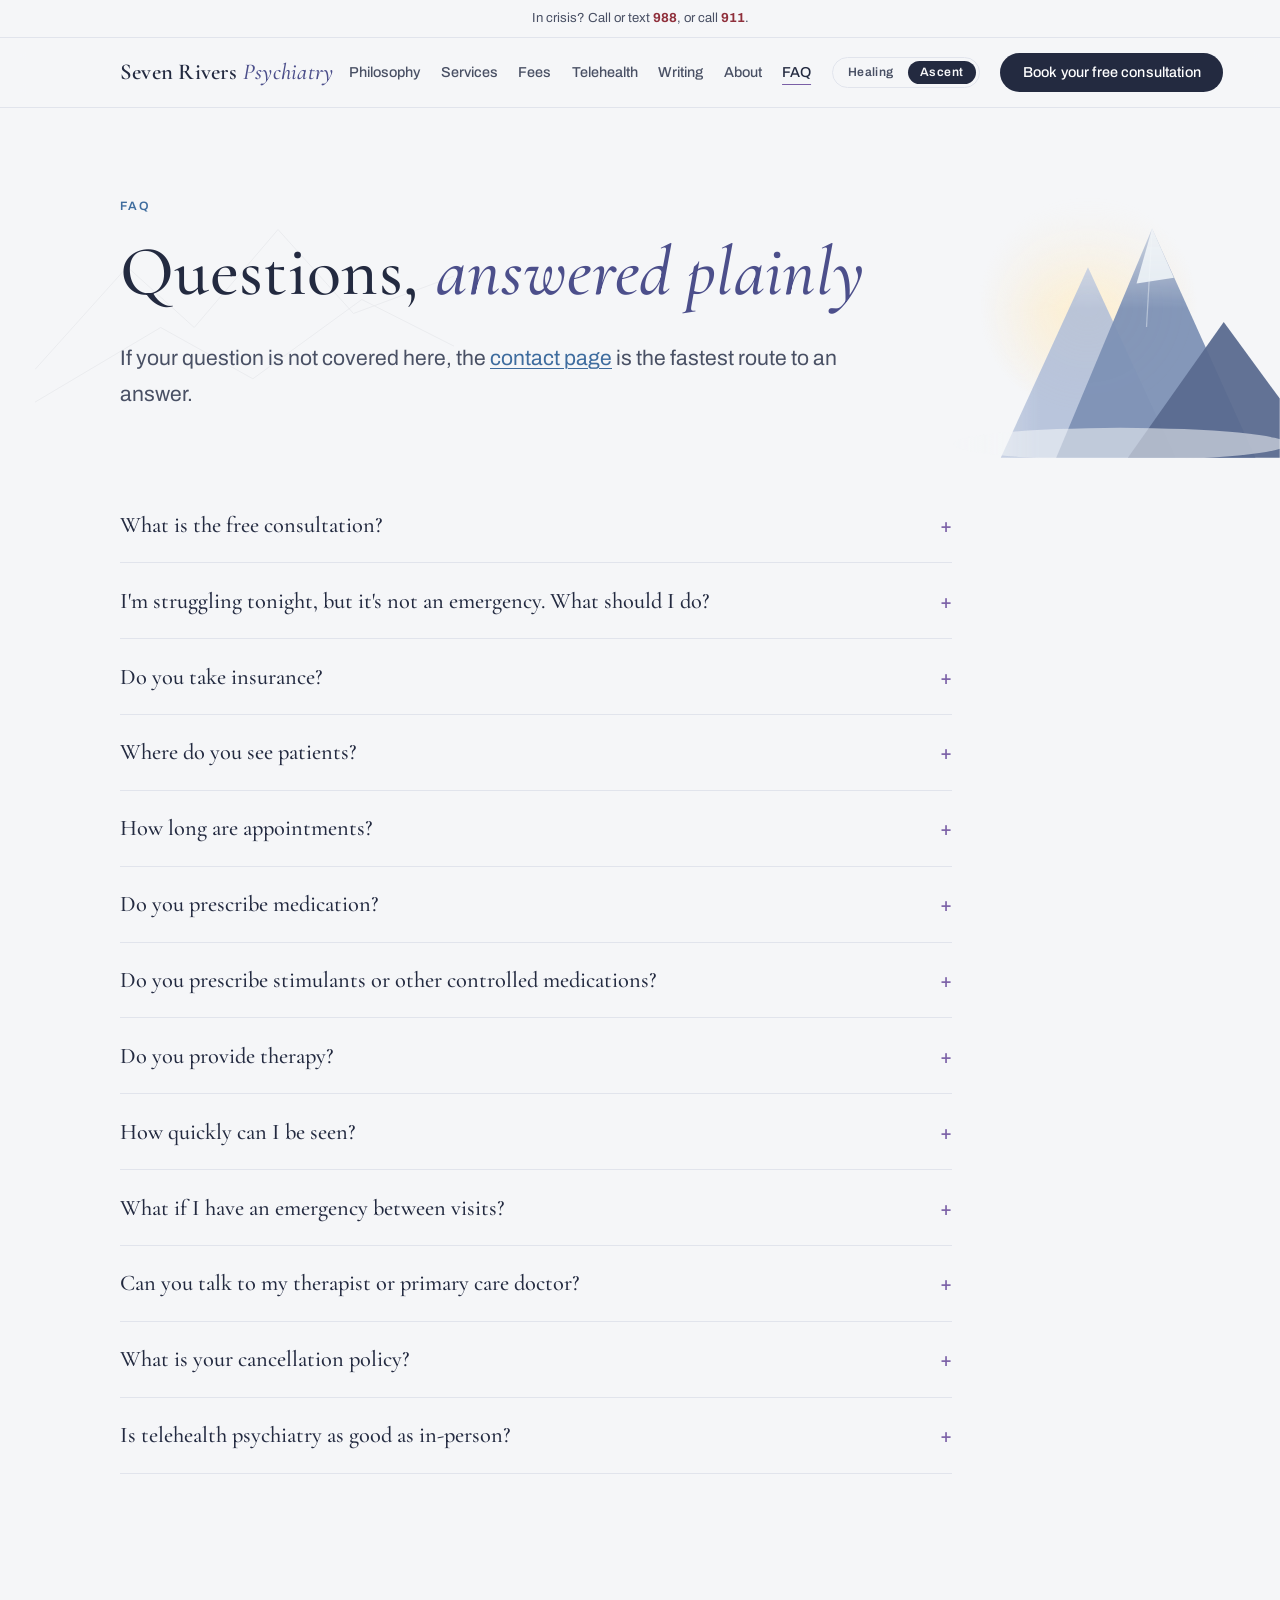
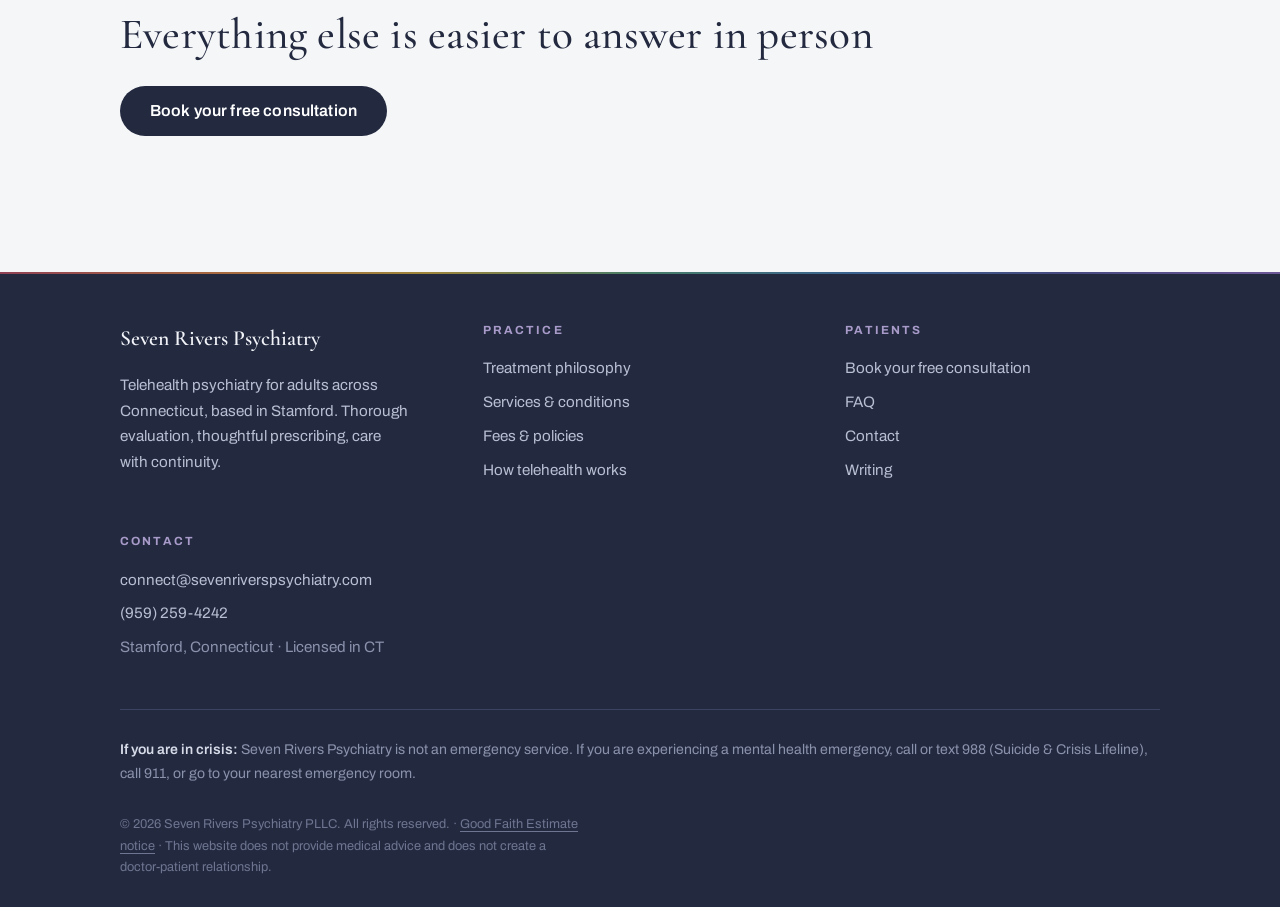
<file: faq.html>
<!DOCTYPE html>
<html lang="en">
<head>
  <meta charset="UTF-8">
  <meta name="viewport" content="width=device-width, initial-scale=1.0">
  <title>FAQ | Seven Rivers Psychiatry</title>
  <meta name="description" content="Answers to common questions about fees, insurance reimbursement, prescriptions, telehealth visits, and scheduling at Seven Rivers Psychiatry.">
  <link rel="preconnect" href="https://fonts.googleapis.com">
  <link rel="preconnect" href="https://fonts.gstatic.com" crossorigin>
  <link href="https://fonts.googleapis.com/css2?family=Cormorant+Garamond:ital,wght@0,500;0,600;1,500;1,600&family=Archivo:wght@400;500;600&display=swap" rel="stylesheet">
  <meta name="theme-color" content="#0B0E1A">
  <link rel="stylesheet" href="css/styles.css">
  <script>
    (function () {
      var q = new URLSearchParams(location.search).get("path");
      if (q === "healing" || q === "ascent") { try { localStorage.setItem("srp-path", q); } catch (e) {} }
      var p;
      try { p = localStorage.getItem("srp-path"); } catch (e) {}
      document.documentElement.dataset.path = (p === "healing" || p === "ascent") ? p : "ascent";
    })();
  </script>
  <!-- Privacy-friendly analytics by Plausible -->
  <script async src="https://plausible.io/js/pa-wE2gD0L0hzpS8bjC-G3VO.js"></script>
  <script>
    window.plausible=window.plausible||function(){(plausible.q=plausible.q||[]).push(arguments)},plausible.init=plausible.init||function(i){plausible.o=i||{}};
    plausible.init()
  </script>
  <!-- srp-head -->
  <link rel="icon" href="assets/favicon.svg" type="image/svg+xml">
  <link rel="icon" href="assets/favicon-32.png" sizes="32x32" type="image/png">
  <link rel="apple-touch-icon" href="assets/apple-touch-icon.png">
  <link rel="canonical" href="https://sevenriverspsychiatry.com/faq.html">
  <meta property="og:type" content="website">
  <meta property="og:site_name" content="Seven Rivers Psychiatry">
  <meta property="og:title" content="FAQ | Seven Rivers Psychiatry">
  <meta property="og:description" content="Answers to common questions about fees, insurance reimbursement, prescriptions, telehealth visits, and scheduling at Seven Rivers Psychiatry.">
  <meta property="og:url" content="https://sevenriverspsychiatry.com/faq.html">
  <meta property="og:image" content="https://sevenriverspsychiatry.com/assets/og-image.png">
  <meta property="og:image:width" content="1200">
  <meta property="og:image:height" content="630">
  <meta name="twitter:card" content="summary_large_image">
  <!-- /srp-head -->
</head>
<body>
  <div class="crisis-strip" role="note">In crisis? Call or text <a href="tel:988">988</a>, or call <a href="tel:911">911</a>.</div>
  <header class="site-header">
    <div class="wrap header-inner">
      <a class="wordmark" href="home.html">Seven Rivers <span class="wm-rule">Psychiatry</span></a>
      <button class="nav-toggle" aria-expanded="false" aria-controls="site-nav">Menu</button>
      <nav class="nav" id="site-nav" aria-label="Main">
        <a href="philosophy.html">Philosophy</a>
        <a href="services.html">Services</a>
        <a href="fees.html">Fees</a>
        <a href="telehealth.html">Telehealth</a>
        <a href="blog/index.html">Writing</a>
        <a href="about.html">About</a>
        <a href="faq.html" aria-current="page">FAQ</a>
        <div class="path-switch" role="group" aria-label="Choose your current">
          <button type="button" data-set="healing">Healing</button>
          <button type="button" data-set="ascent">Ascent</button>
        </div>
        <a class="btn btn-primary" href="/contact.html#book">Book your free consultation</a>
      </nav>
    </div>
  </header>

  <main>

    <section class="hero">
      <div class="wrap">
        <p class="eyebrow">FAQ</p>
        <h1>Questions, <span class="display-em">answered plainly</span></h1>
        <p class="lede">If your question is not covered here, the <a href="contact.html">contact page</a> is the fastest route to an answer.</p>
      </div>
    </section>
    <section class="section" style="padding-top: var(--space-3);">
      <div class="wrap">
        <details class="faq"><summary>What is the free consultation?</summary><div class="faq-body"><p>Every new patient starts with a free 15-minute video consultation. You get to ask questions and gauge the fit; we confirm that outpatient telehealth is the right level of care for your situation before you invest in a full evaluation. No charge, no obligation.</p></div></details>
<details class="faq"><summary>I'm struggling tonight, but it's not an emergency. What should I do?</summary><div class="faq-body"><p>First: if any part of you is unsure whether it is an emergency, treat it as one and call or text 988; that line exists precisely for uncertain nights, and in Connecticut you can also dial 211 for mobile crisis support. If you are safe and simply having a hard night, be gentle with yourself and reach out when morning comes; requesting a free consultation takes about two minutes, and you do not need a diagnosis, a crisis, or the right words to do it. Feeling not okay is reason enough.</p></div></details>
<details class="faq"><summary>Do you take insurance?</summary><div class="faq-body"><p>No. Seven Rivers Psychiatry is a private-pay practice. Most PPO plans reimburse a significant share of out-of-network psychiatric care, and you receive a superbill after every visit to submit for reimbursement. The <a href='fees.html'>fees page</a> walks through the process step by step. HSA and FSA funds can also be used.</p></div></details>
<details class="faq"><summary>Where do you see patients?</summary><div class="faq-body"><p>All visits are by secure video for adults located in Connecticut. You must be physically in Connecticut at the time of each appointment.</p></div></details>
<details class="faq"><summary>How long are appointments?</summary><div class="faq-body"><p>The comprehensive evaluation runs as two 60-minute sessions on separate days. Follow-ups are 25 or 50 minutes depending on what your care needs. Treatment here never happens in a rushed slot.</p></div></details>
<details class="faq"><summary>Do you prescribe medication?</summary><div class="faq-body"><p>Yes. Medication management is a core service, practiced conservatively: fewest effective medications, clear goals for each prescription, and deprescribing when medications are no longer earning their place.</p></div></details>
<details class="faq"><summary>Do you prescribe stimulants or other controlled medications?</summary><div class="faq-body"><p>Where clinically appropriate and permitted by federal and state telehealth rules, yes, with requirements such as identity verification, prescription database checks, and periodic reassessment. Some situations may require an in-person evaluation or referral. Policies are discussed openly at your first visit.</p></div></details>
<details class="faq"><summary>Do you provide therapy?</summary><div class="faq-body"><p>Visits are therapy-informed, meaning real psychotherapeutic work happens inside them. If you need dedicated weekly therapy, that is usually best provided by a therapist working alongside your psychiatrist, and coordination with your therapist is standard practice here.</p></div></details>
<details class="faq"><summary>How quickly can I be seen?</summary><div class="faq-body"><p>Start by <a href='/contact.html#book'>requesting your free consultation</a>; scheduling is confirmed from there. As a small practice, availability is limited by design, and the typical wait is currently about one week.</p></div></details>
<details class="faq"><summary>What if I have an emergency between visits?</summary><div class="faq-body"><p>This practice does not provide emergency or crisis services. If you are in crisis, call or text 988, call 911, or go to your nearest emergency room. For urgent but non-emergency clinical questions, message through the portal.</p></div></details>
<details class="faq"><summary>Can you talk to my therapist or primary care doctor?</summary><div class="faq-body"><p>Yes, and it is encouraged. With your written consent, coordination with your other clinicians is a routine part of care.</p></div></details>
<details class="faq"><summary>What is your cancellation policy?</summary><div class="faq-body"><p>Appointments cancelled or rescheduled with less than 24 hours' notice are charged the full visit fee, because your time slot is reserved for you alone. Genuine emergencies are handled with common sense.</p></div></details>
<details class="faq"><summary>Is telehealth psychiatry as good as in-person?</summary><div class="faq-body"><p>For outpatient evaluation and medication management, research consistently finds video-based psychiatry comparable to in-person care for most adults, and many people engage more openly from home. When a situation genuinely requires in-person care, you will be told directly.</p></div></details>
      </div>
    </section>
    <section class="section section-tight">
      <div class="wrap cta-band">
        <h2>Everything else is easier to answer in person</h2>
        <a class="btn btn-primary btn-lg" href="/contact.html#book">Book your free consultation</a>
      </div>
    </section>

  </main>

  <footer class="site-footer">
    <div class="wrap">
      <div class="footer-grid">
        <div>
          <p class="footer-wordmark">Seven Rivers Psychiatry</p>
          <p style="font-size:0.95rem; max-width:32ch;">Telehealth psychiatry for adults across Connecticut, based in Stamford. Thorough evaluation, thoughtful prescribing, care with continuity.</p>
        </div>
        <div>
          <h4>Practice</h4>
          <ul>
            <li><a href="philosophy.html">Treatment philosophy</a></li>
            <li><a href="services.html">Services &amp; conditions</a></li>
            <li><a href="fees.html">Fees &amp; policies</a></li>
            <li><a href="telehealth.html">How telehealth works</a></li>
          </ul>
        </div>
        <div>
          <h4>Patients</h4>
          <ul>
            <li><a href="/contact.html#book">Book your free consultation</a></li>
            <li><a href="faq.html">FAQ</a></li>
            <li><a href="contact.html">Contact</a></li>
            <li><a href="blog/index.html">Writing</a></li>
          </ul>
        </div>
        <div>
          <h4>Contact</h4>
          <ul>
            <li><a href="mailto:connect@sevenriverspsychiatry.com">connect@sevenriverspsychiatry.com</a></li>
            <li><a href="tel:+19592594242">(959) 259-4242</a></li>
            <li>Stamford, Connecticut &middot; Licensed in CT</li>
          </ul>
        </div>
      </div>
      <p class="footer-crisis"><strong>If you are in crisis:</strong> Seven Rivers Psychiatry is not an emergency service. If you are experiencing a mental health emergency, call or text 988 (Suicide &amp; Crisis Lifeline), call 911, or go to your nearest emergency room.</p>
      <p class="footer-legal">&copy; 2026 Seven Rivers Psychiatry PLLC. All rights reserved. &middot; <a href="fees.html#gfe">Good Faith Estimate notice</a> &middot; This website does not provide medical advice and does not create a doctor-patient relationship.</p>
    </div>
  </footer>
  <script src="js/main.js"></script>
</body>
</html>
</file>
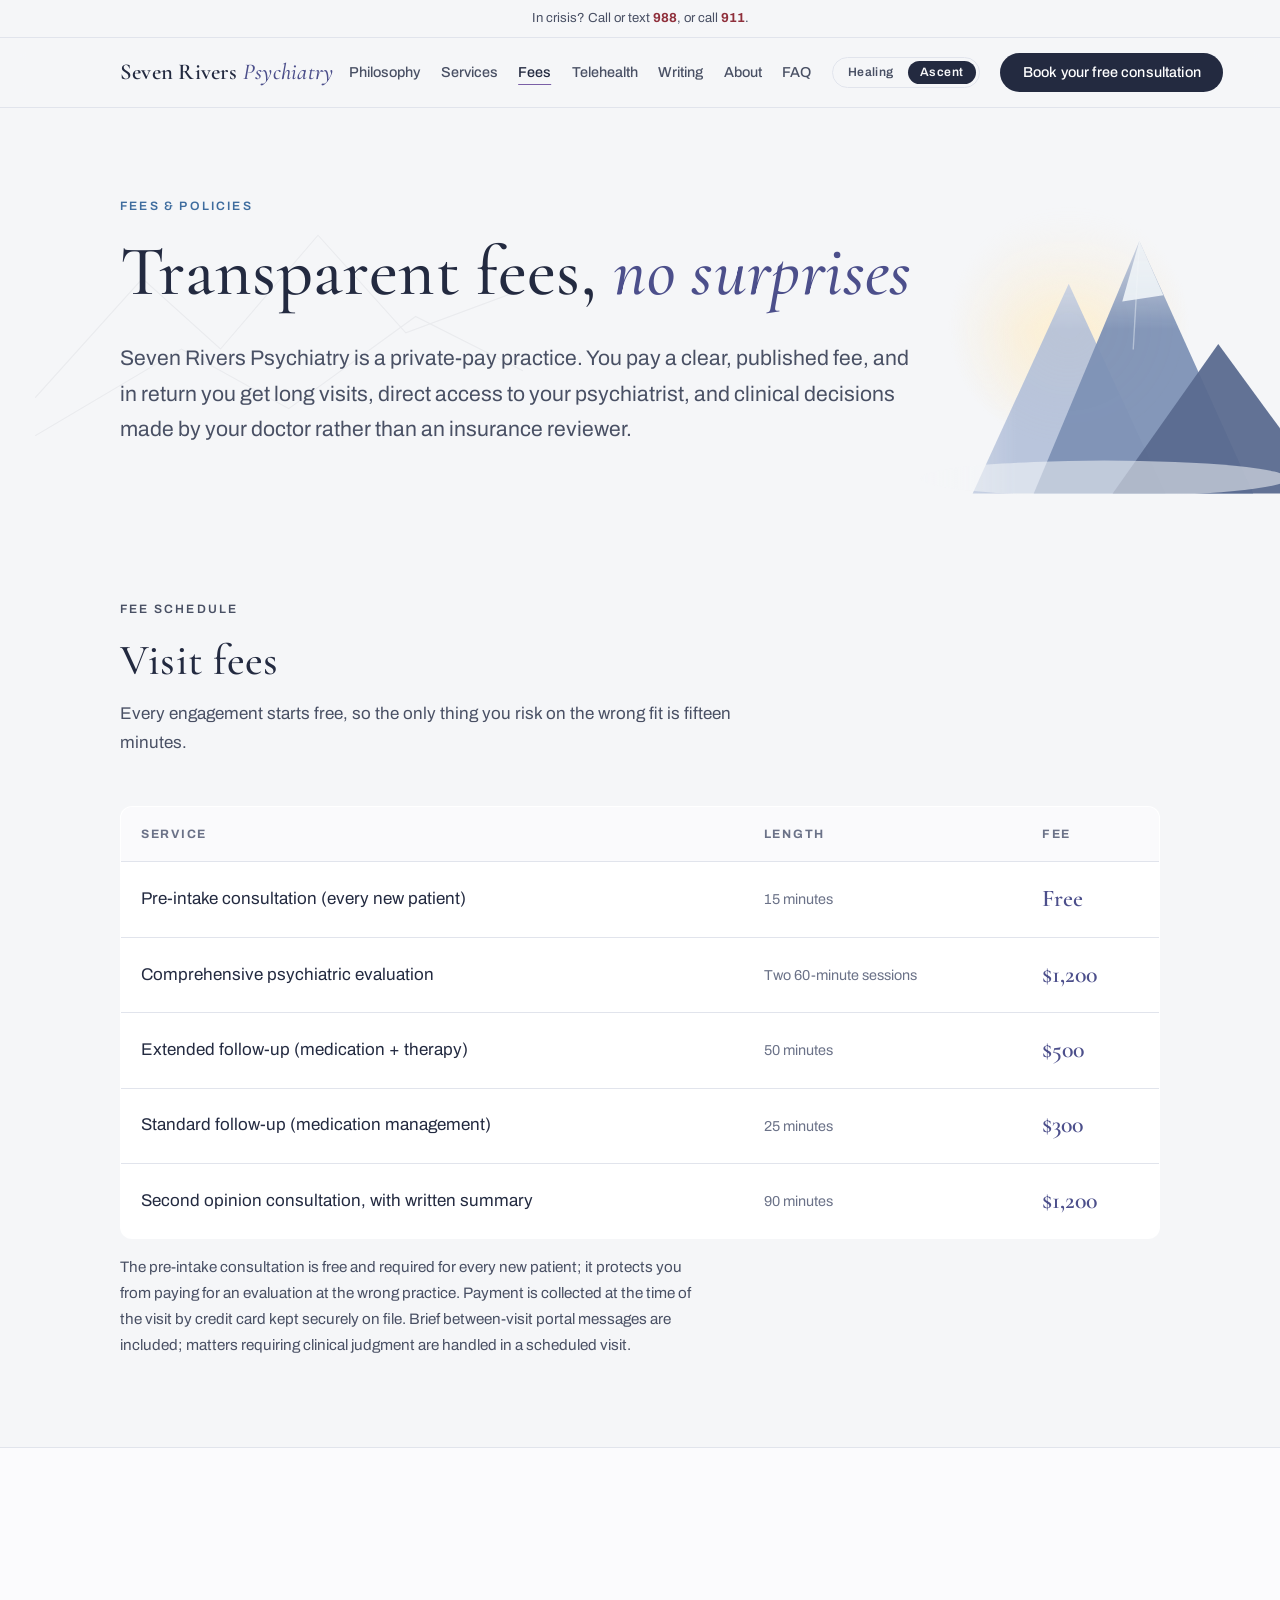
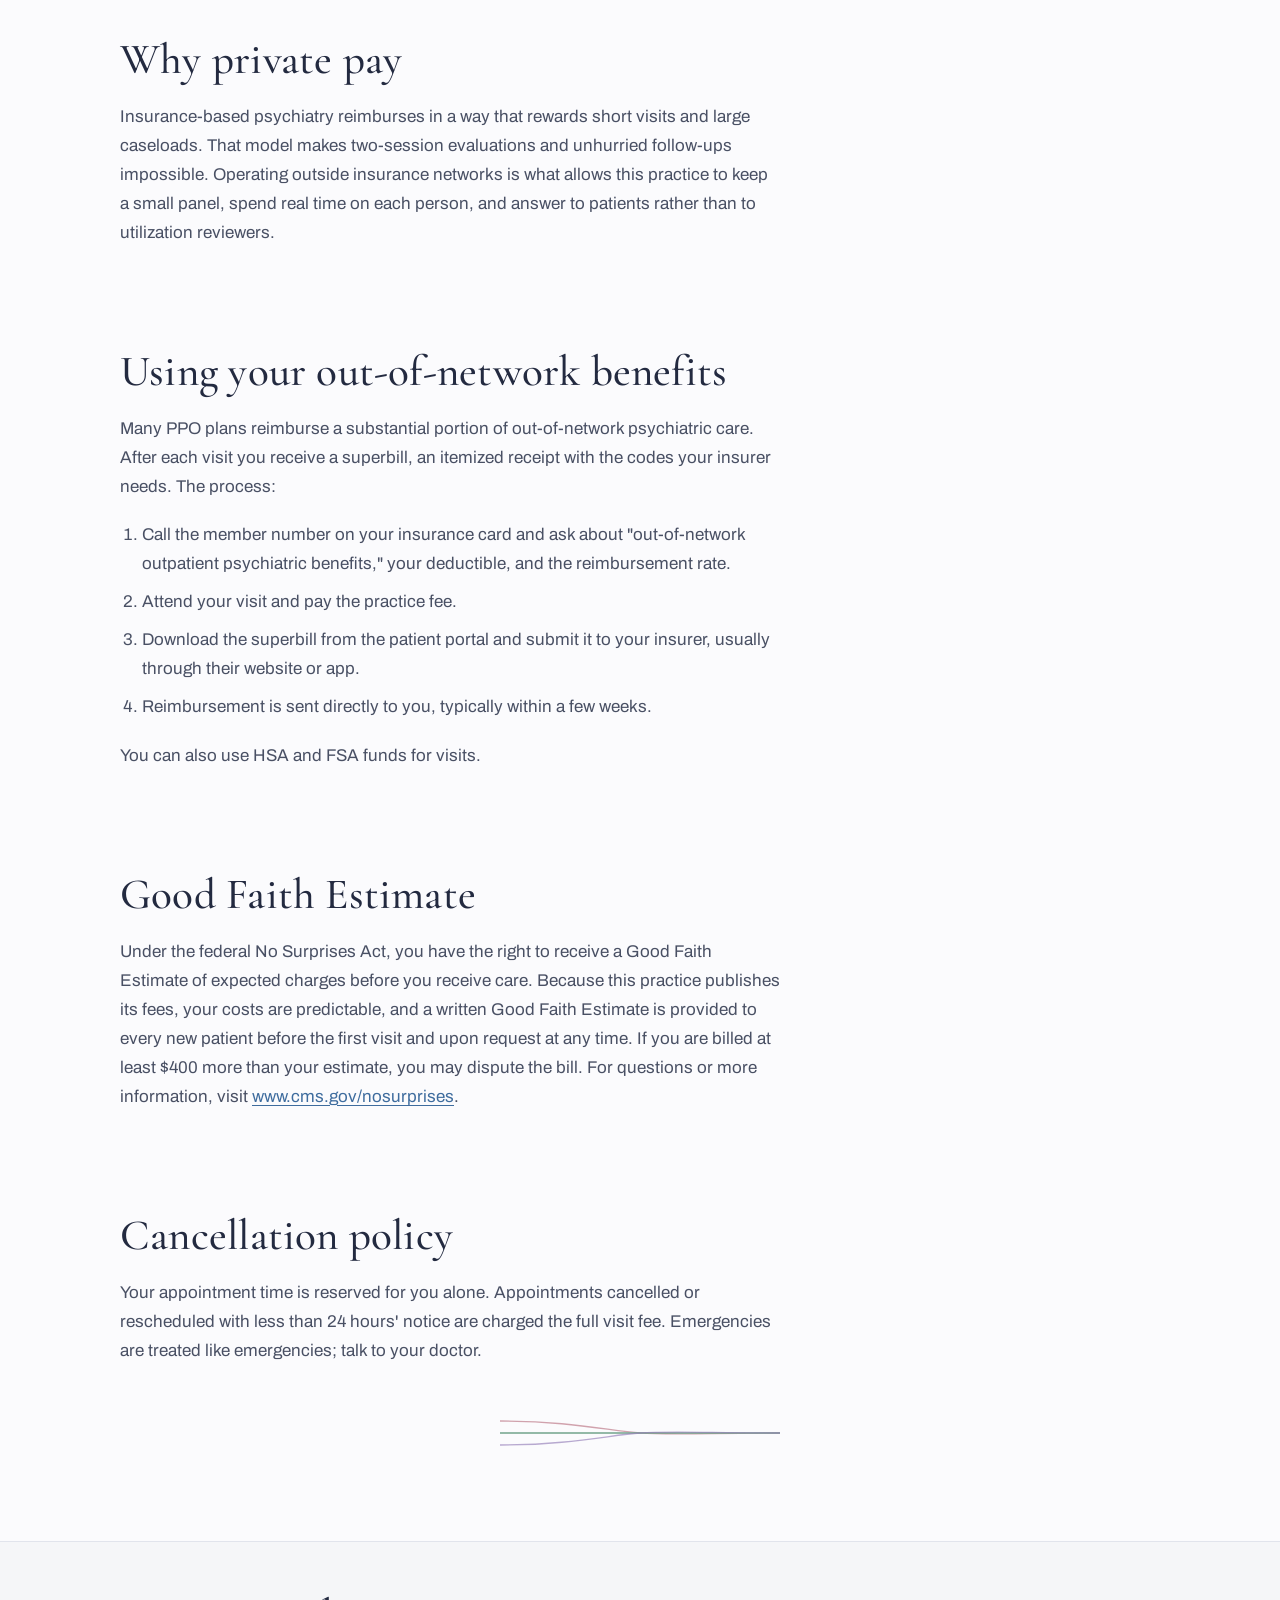
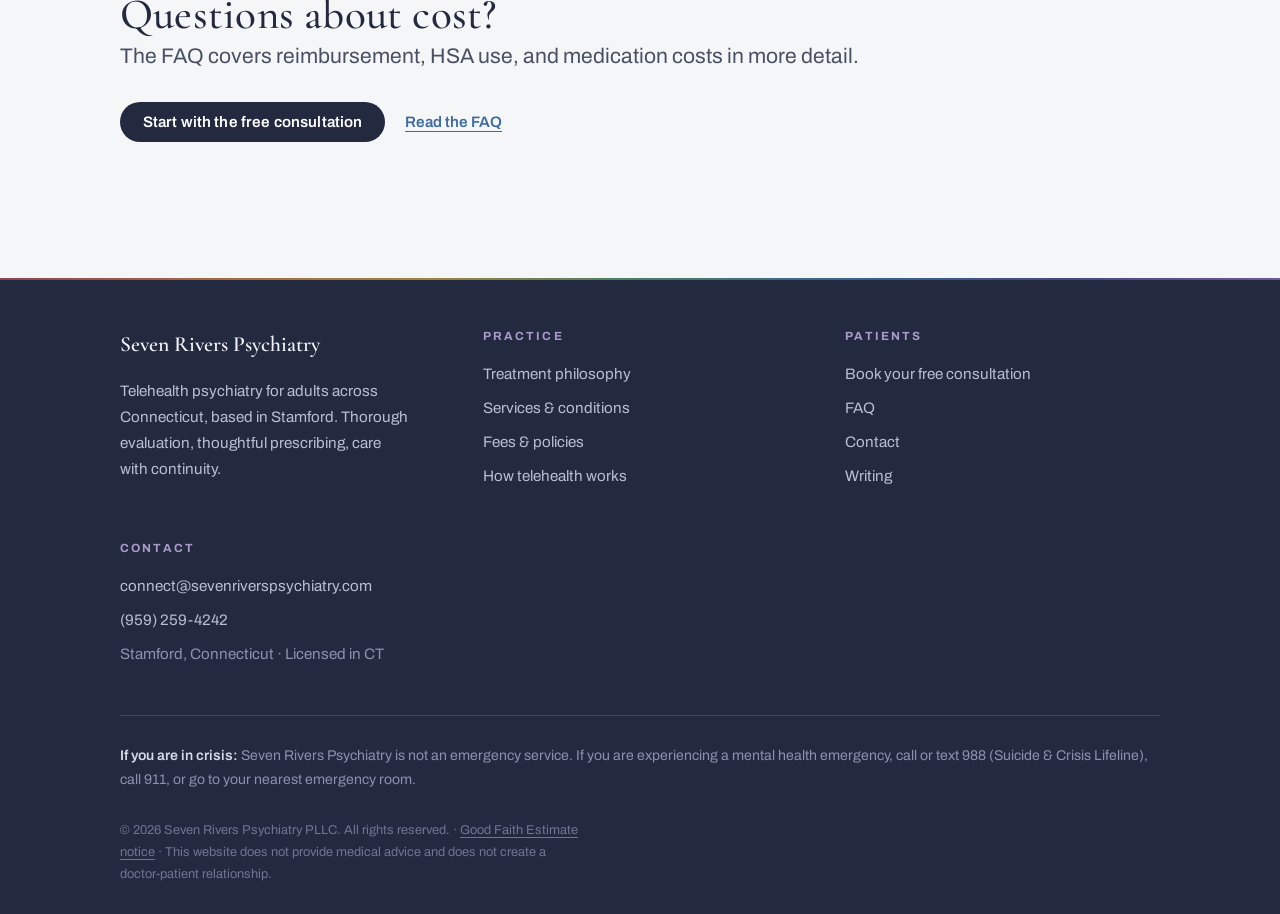
<file: fees.html>
<!DOCTYPE html>
<html lang="en">
<head>
  <meta charset="UTF-8">
  <meta name="viewport" content="width=device-width, initial-scale=1.0">
  <title>Fees, Insurance & Policies | Seven Rivers Psychiatry</title>
  <meta name="description" content="Transparent private-pay fees for psychiatric evaluation and follow-up. Superbills provided for out-of-network reimbursement. Good Faith Estimate available.">
  <link rel="preconnect" href="https://fonts.googleapis.com">
  <link rel="preconnect" href="https://fonts.gstatic.com" crossorigin>
  <link href="https://fonts.googleapis.com/css2?family=Cormorant+Garamond:ital,wght@0,500;0,600;1,500;1,600&family=Archivo:wght@400;500;600&display=swap" rel="stylesheet">
  <meta name="theme-color" content="#0B0E1A">
  <link rel="stylesheet" href="css/styles.css">
  <script>
    (function () {
      var q = new URLSearchParams(location.search).get("path");
      if (q === "healing" || q === "ascent") { try { localStorage.setItem("srp-path", q); } catch (e) {} }
      var p;
      try { p = localStorage.getItem("srp-path"); } catch (e) {}
      document.documentElement.dataset.path = (p === "healing" || p === "ascent") ? p : "ascent";
    })();
  </script>
  <!-- Privacy-friendly analytics by Plausible -->
  <script async src="https://plausible.io/js/pa-wE2gD0L0hzpS8bjC-G3VO.js"></script>
  <script>
    window.plausible=window.plausible||function(){(plausible.q=plausible.q||[]).push(arguments)},plausible.init=plausible.init||function(i){plausible.o=i||{}};
    plausible.init()
  </script>
  <!-- srp-head -->
  <link rel="icon" href="assets/favicon.svg" type="image/svg+xml">
  <link rel="icon" href="assets/favicon-32.png" sizes="32x32" type="image/png">
  <link rel="apple-touch-icon" href="assets/apple-touch-icon.png">
  <link rel="canonical" href="https://sevenriverspsychiatry.com/fees.html">
  <meta property="og:type" content="website">
  <meta property="og:site_name" content="Seven Rivers Psychiatry">
  <meta property="og:title" content="Fees, Insurance & Policies | Seven Rivers Psychiatry">
  <meta property="og:description" content="Transparent private-pay fees for psychiatric evaluation and follow-up. Superbills provided for out-of-network reimbursement. Good Faith Estimate available.">
  <meta property="og:url" content="https://sevenriverspsychiatry.com/fees.html">
  <meta property="og:image" content="https://sevenriverspsychiatry.com/assets/og-image.png">
  <meta property="og:image:width" content="1200">
  <meta property="og:image:height" content="630">
  <meta name="twitter:card" content="summary_large_image">
  <!-- /srp-head -->
</head>
<body>
  <div class="crisis-strip" role="note">In crisis? Call or text <a href="tel:988">988</a>, or call <a href="tel:911">911</a>.</div>
  <header class="site-header">
    <div class="wrap header-inner">
      <a class="wordmark" href="home.html">Seven Rivers <span class="wm-rule">Psychiatry</span></a>
      <button class="nav-toggle" aria-expanded="false" aria-controls="site-nav">Menu</button>
      <nav class="nav" id="site-nav" aria-label="Main">
        <a href="philosophy.html">Philosophy</a>
        <a href="services.html">Services</a>
        <a href="fees.html" aria-current="page">Fees</a>
        <a href="telehealth.html">Telehealth</a>
        <a href="blog/index.html">Writing</a>
        <a href="about.html">About</a>
        <a href="faq.html">FAQ</a>
        <div class="path-switch" role="group" aria-label="Choose your current">
          <button type="button" data-set="healing">Healing</button>
          <button type="button" data-set="ascent">Ascent</button>
        </div>
        <a class="btn btn-primary" href="/contact.html#book">Book your free consultation</a>
      </nav>
    </div>
  </header>

  <main>

    <section class="hero">
      <div class="wrap">
        <p class="eyebrow">Fees &amp; policies</p>
        <h1>Transparent fees, <span class="display-em">no surprises</span></h1>
        <p class="lede">Seven Rivers Psychiatry is a private-pay practice. You pay a clear, published fee, and in return you get long visits, direct access to your psychiatrist, and clinical decisions made by your doctor rather than an insurance reviewer.</p>
      </div>
    </section>

    <section class="section">
      <div class="wrap">
        <div class="section-head">
          <p class="eyebrow">Fee schedule</p>
          <h2>Visit fees</h2>
          <p>Every engagement starts free, so the only thing you risk on the wrong fit is fifteen minutes.</p>
        </div>
        <table class="fee-table">
          <thead><tr><th>Service</th><th>Length</th><th>Fee</th></tr></thead>
          <tbody>
            <tr><td>Pre-intake consultation (every new patient)</td><td class="dur">15 minutes</td><td class="fee">Free</td></tr>
            <tr><td>Comprehensive psychiatric evaluation</td><td class="dur">Two 60-minute sessions</td><td class="fee">$1,200</td></tr>
            <tr><td>Extended follow-up (medication + therapy)</td><td class="dur">50 minutes</td><td class="fee">$500</td></tr>
            <tr><td>Standard follow-up (medication management)</td><td class="dur">25 minutes</td><td class="fee">$300</td></tr>
            <tr><td>Second opinion consultation, with written summary</td><td class="dur">90 minutes</td><td class="fee">$1,200</td></tr>
          </tbody>
        </table>
        <p style="margin-top: var(--space-2); color: var(--ink-soft); font-size: 0.95rem;">The pre-intake consultation is free and required for every new patient; it protects you from paying for an evaluation at the wrong practice. Payment is collected at the time of the visit by credit card kept securely on file. Brief between-visit portal messages are included; matters requiring clinical judgment are handled in a scheduled visit.</p>
      </div>
    </section>

    <section class="section section-deep">
      <div class="wrap prose">
        <h2>Why private pay</h2>
        <p>Insurance-based psychiatry reimburses in a way that rewards short visits and large caseloads. That model makes two-session evaluations and unhurried follow-ups impossible. Operating outside insurance networks is what allows this practice to keep a small panel, spend real time on each person, and answer to patients rather than to utilization reviewers.</p>

        <h2>Using your out-of-network benefits</h2>
        <p>Many PPO plans reimburse a substantial portion of out-of-network psychiatric care. After each visit you receive a superbill, an itemized receipt with the codes your insurer needs. The process:</p>
        <ol>
          <li>Call the member number on your insurance card and ask about "out-of-network outpatient psychiatric benefits," your deductible, and the reimbursement rate.</li>
          <li>Attend your visit and pay the practice fee.</li>
          <li>Download the superbill from the patient portal and submit it to your insurer, usually through their website or app.</li>
          <li>Reimbursement is sent directly to you, typically within a few weeks.</li>
        </ol>
        <p>You can also use HSA and FSA funds for visits.</p>

        <h2 id="gfe">Good Faith Estimate</h2>
        <p>Under the federal No Surprises Act, you have the right to receive a Good Faith Estimate of expected charges before you receive care. Because this practice publishes its fees, your costs are predictable, and a written Good Faith Estimate is provided to every new patient before the first visit and upon request at any time. If you are billed at least $400 more than your estimate, you may dispute the bill. For questions or more information, visit <a href="https://www.cms.gov/nosurprises">www.cms.gov/nosurprises</a>.</p>

        <h2>Cancellation policy</h2>
        <p>Your appointment time is reserved for you alone. Appointments cancelled or rescheduled with less than 24 hours' notice are charged the full visit fee. Emergencies are treated like emergencies; talk to your doctor.</p>
        <div class="divider" aria-hidden="true"><svg viewBox="0 0 280 40" xmlns="http://www.w3.org/2000/svg">
  <path d="M0,8 C70,8 110,18 140,20 C170,22 210,20 280,20"/>
  <path d="M0,20 C70,20 110,20 140,20 C170,20 210,20 280,20"/>
  <path d="M0,32 C70,32 110,22 140,20 C170,18 210,20 280,20"/>
</svg></div>
      </div>
    </section>

    <section class="section section-tight">
      <div class="wrap cta-band">
        <h2>Questions about cost?</h2>
        <p class="lede">The FAQ covers reimbursement, HSA use, and medication costs in more detail.</p>
        <a class="btn btn-primary" href="/contact.html#book">Start with the free consultation</a>
        <a class="text-link" href="faq.html" style="margin-left:1rem;">Read the FAQ</a>
      </div>
    </section>

  </main>

  <footer class="site-footer">
    <div class="wrap">
      <div class="footer-grid">
        <div>
          <p class="footer-wordmark">Seven Rivers Psychiatry</p>
          <p style="font-size:0.95rem; max-width:32ch;">Telehealth psychiatry for adults across Connecticut, based in Stamford. Thorough evaluation, thoughtful prescribing, care with continuity.</p>
        </div>
        <div>
          <h4>Practice</h4>
          <ul>
            <li><a href="philosophy.html">Treatment philosophy</a></li>
            <li><a href="services.html">Services &amp; conditions</a></li>
            <li><a href="fees.html">Fees &amp; policies</a></li>
            <li><a href="telehealth.html">How telehealth works</a></li>
          </ul>
        </div>
        <div>
          <h4>Patients</h4>
          <ul>
            <li><a href="/contact.html#book">Book your free consultation</a></li>
            <li><a href="faq.html">FAQ</a></li>
            <li><a href="contact.html">Contact</a></li>
            <li><a href="blog/index.html">Writing</a></li>
          </ul>
        </div>
        <div>
          <h4>Contact</h4>
          <ul>
            <li><a href="mailto:connect@sevenriverspsychiatry.com">connect@sevenriverspsychiatry.com</a></li>
            <li><a href="tel:+19592594242">(959) 259-4242</a></li>
            <li>Stamford, Connecticut &middot; Licensed in CT</li>
          </ul>
        </div>
      </div>
      <p class="footer-crisis"><strong>If you are in crisis:</strong> Seven Rivers Psychiatry is not an emergency service. If you are experiencing a mental health emergency, call or text 988 (Suicide &amp; Crisis Lifeline), call 911, or go to your nearest emergency room.</p>
      <p class="footer-legal">&copy; 2026 Seven Rivers Psychiatry PLLC. All rights reserved. &middot; <a href="fees.html#gfe">Good Faith Estimate notice</a> &middot; This website does not provide medical advice and does not create a doctor-patient relationship.</p>
    </div>
  </footer>
  <script src="js/main.js"></script>
</body>
</html>
</file>
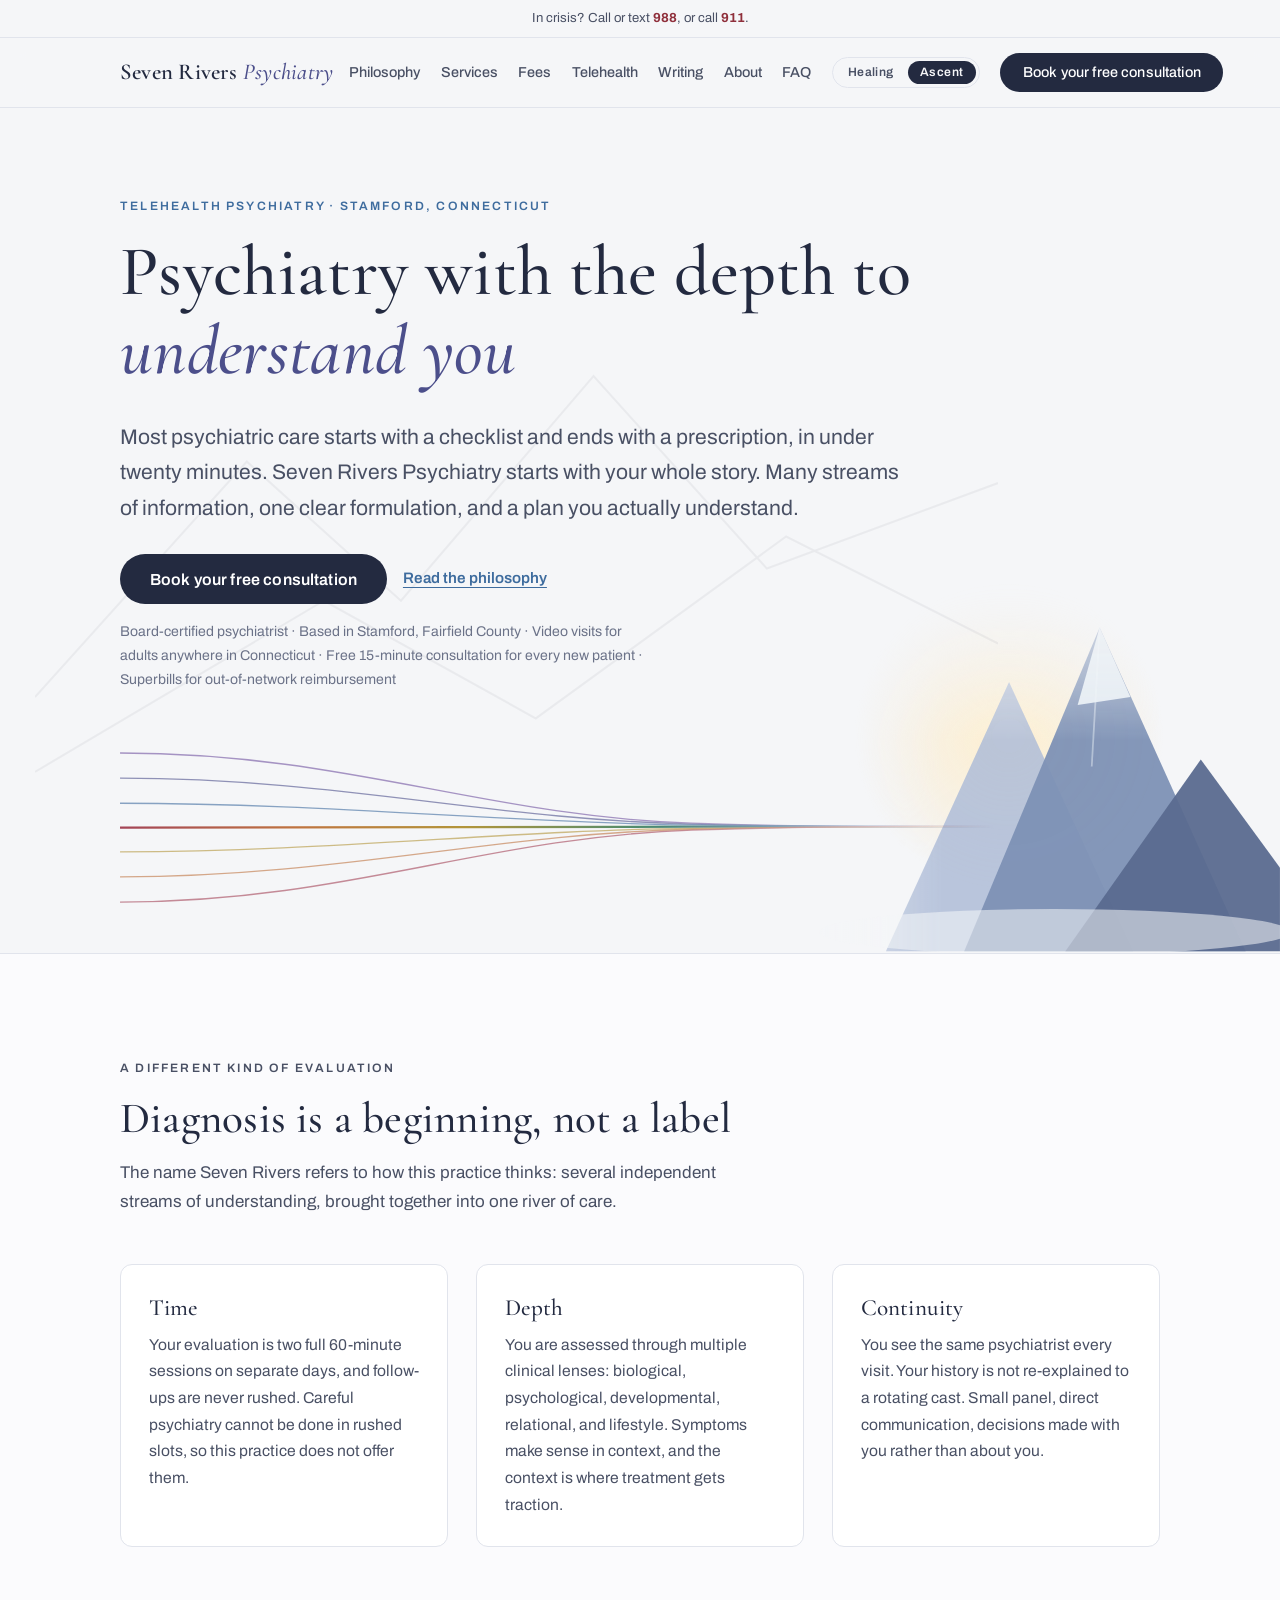
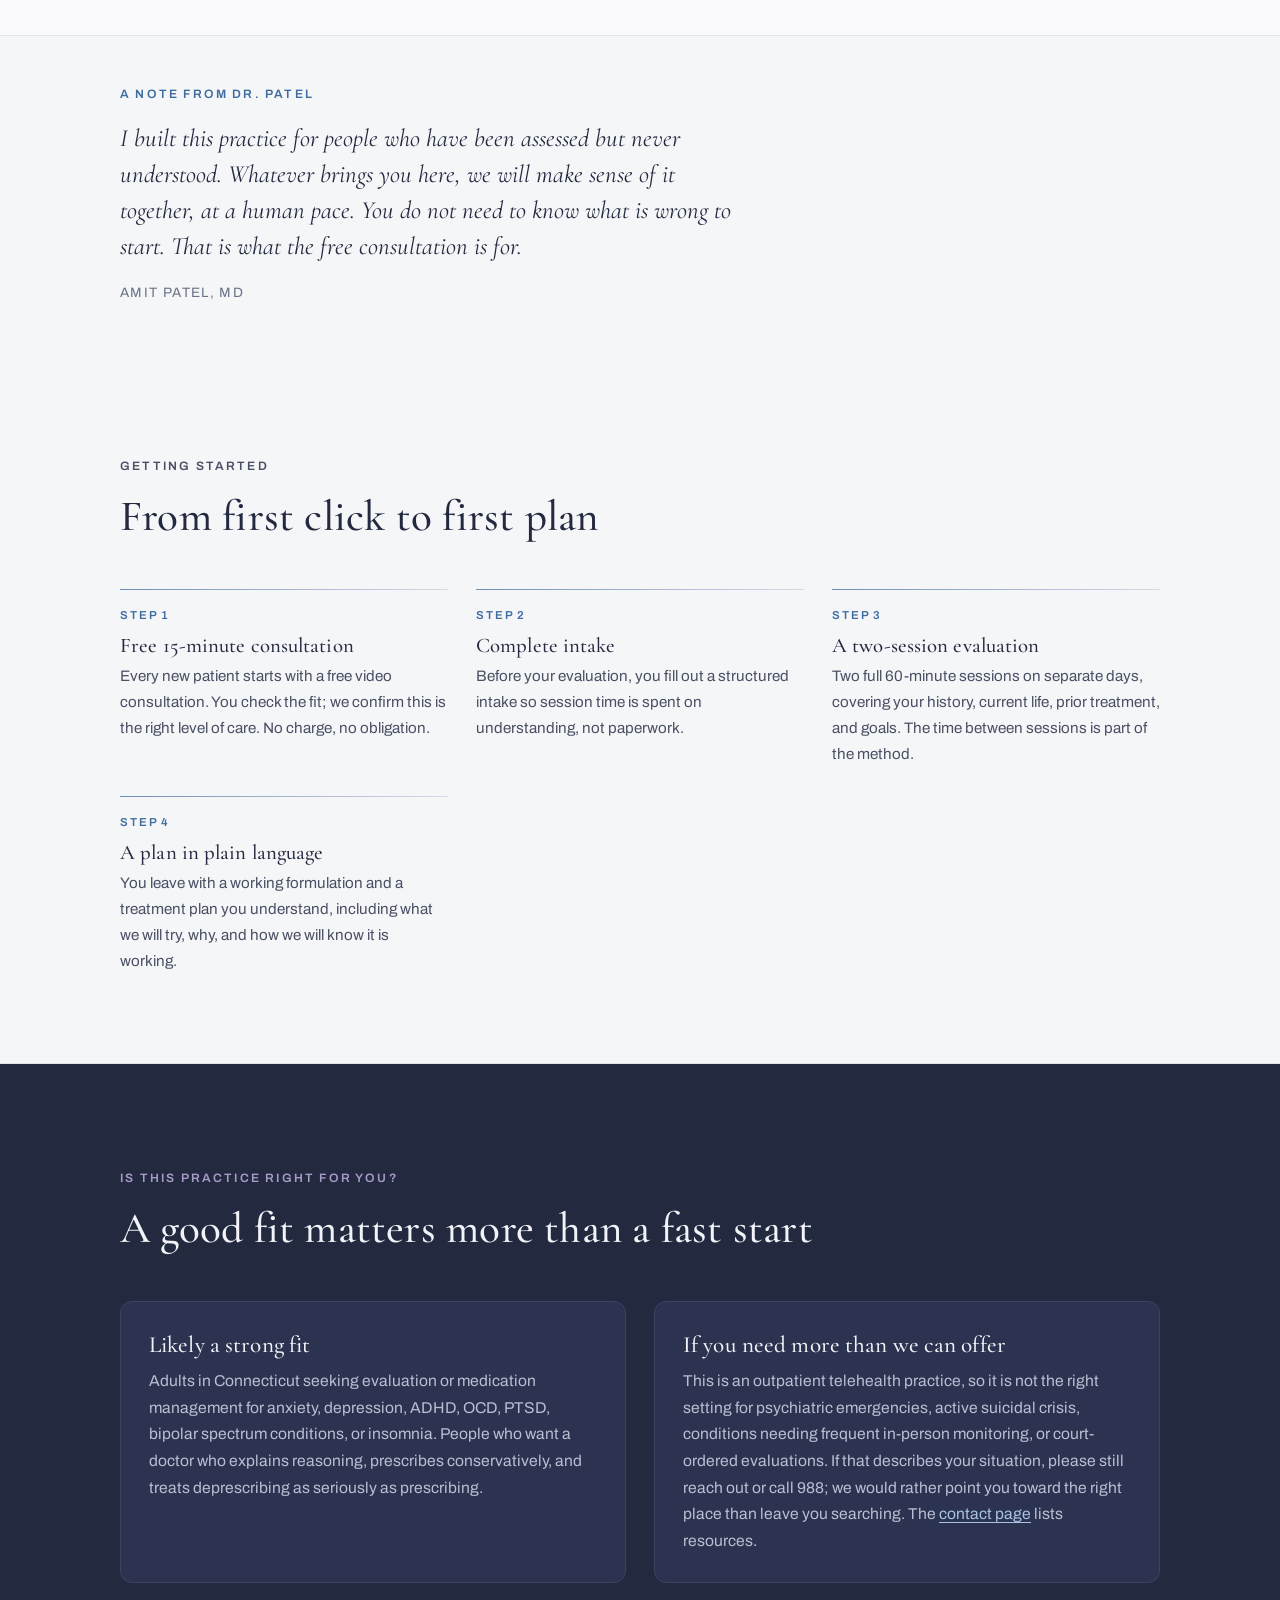
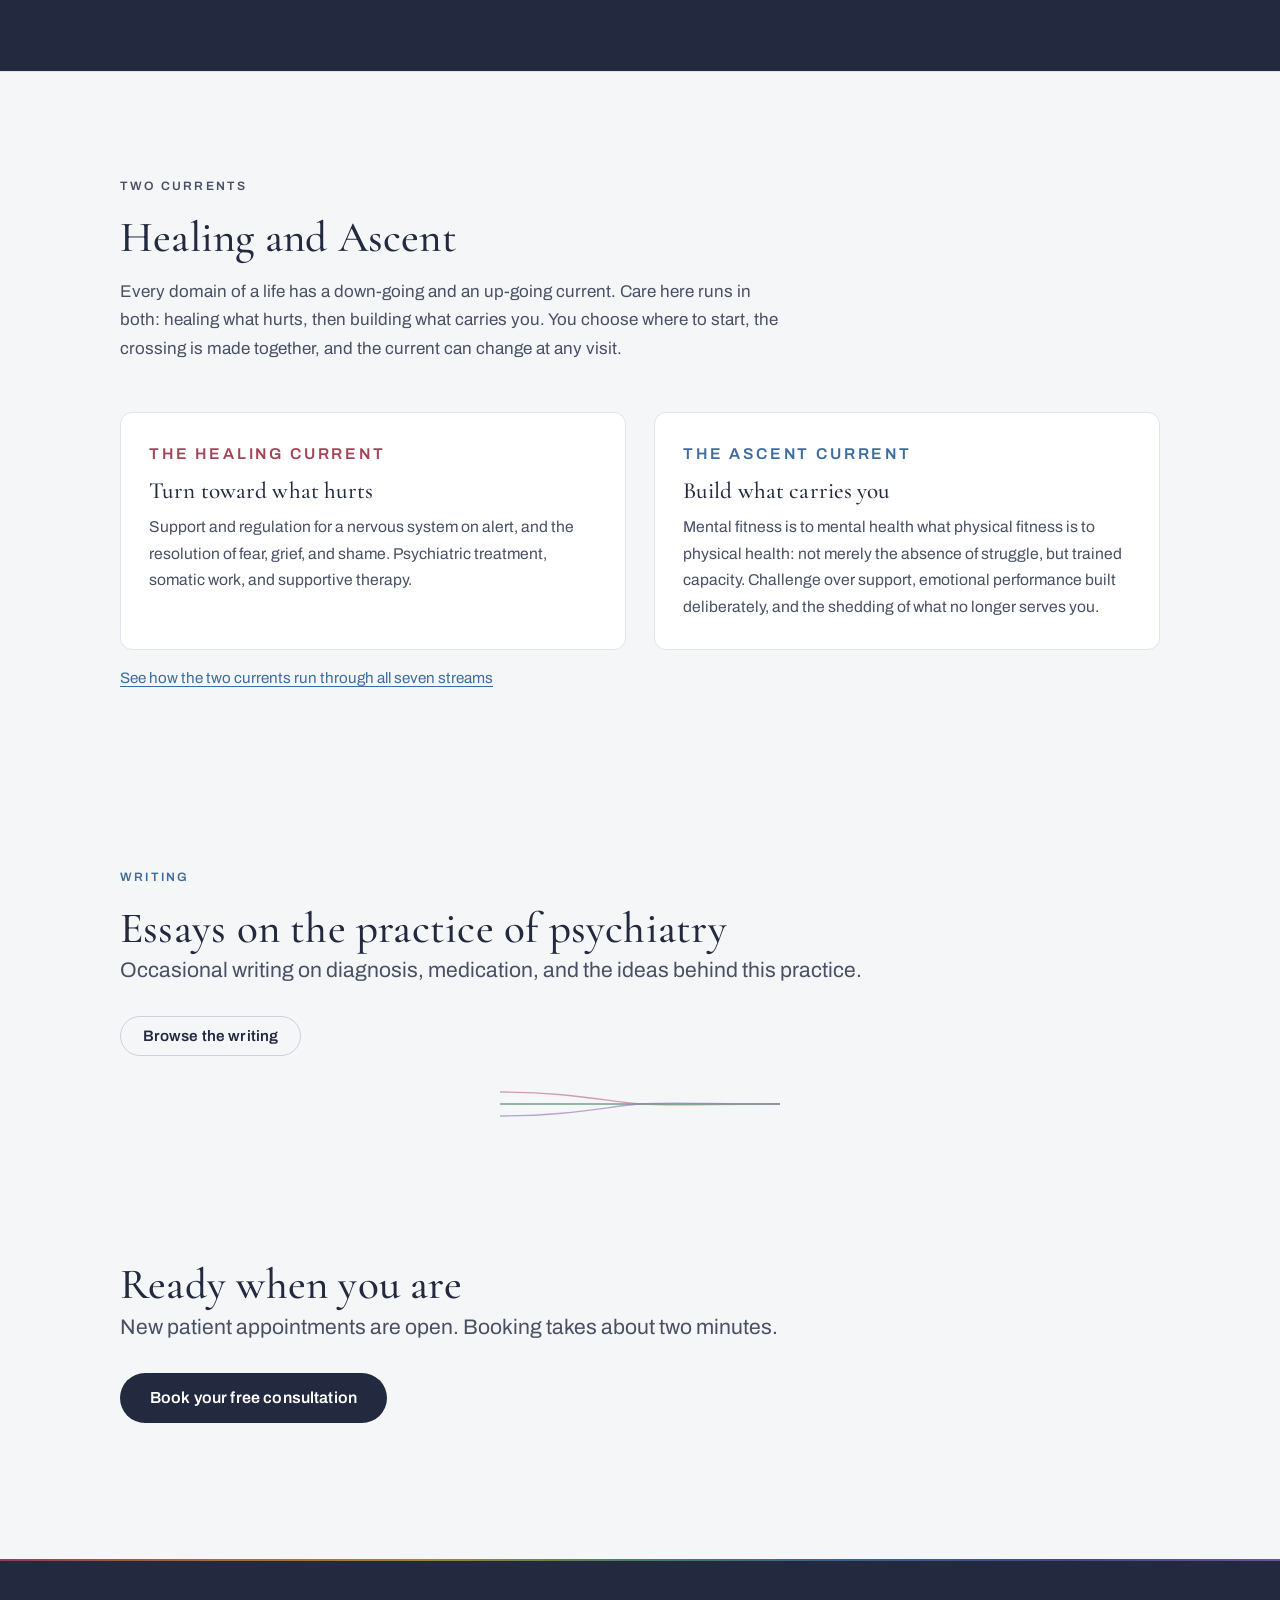
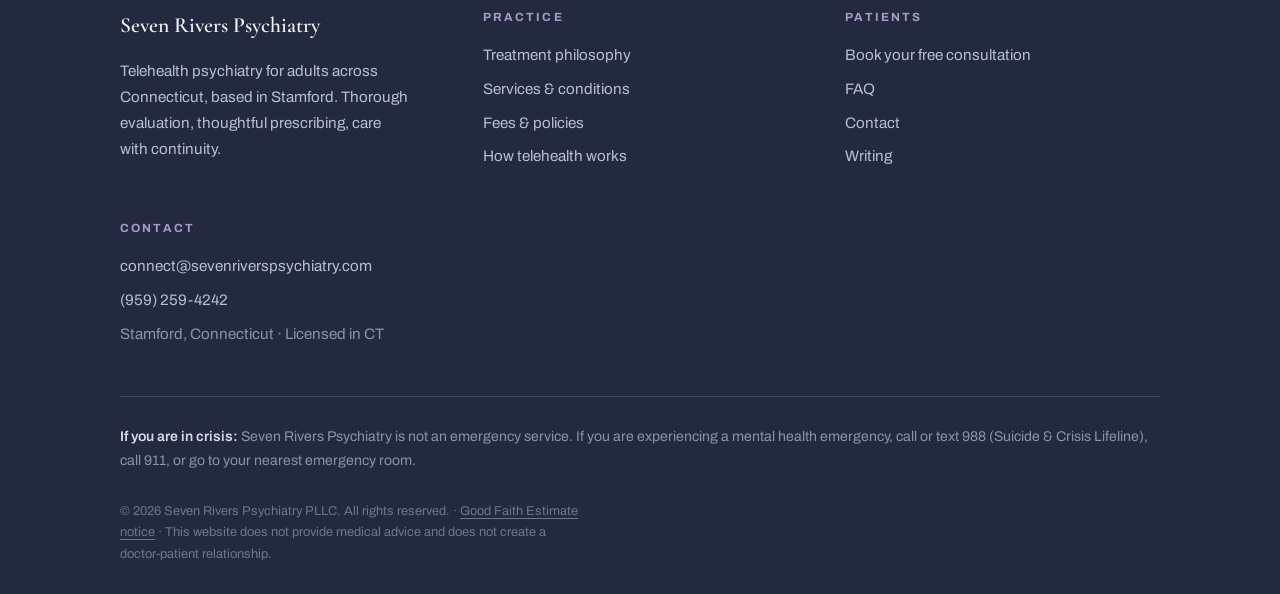
<file: home.html>
<!DOCTYPE html>
<html lang="en">
<head>
  <meta charset="UTF-8">
  <meta name="viewport" content="width=device-width, initial-scale=1.0">
  <title>Seven Rivers Psychiatry | Telehealth Psychiatry in Stamford &amp; Fairfield County, CT</title>
  <meta name="description" content="Board-certified psychiatrist based in Stamford, Connecticut, seeing adults across Fairfield County and the state by secure video. Two-session evaluations, thoughtful medication management, care built on continuity.">
  <link rel="preconnect" href="https://fonts.googleapis.com">
  <link rel="preconnect" href="https://fonts.gstatic.com" crossorigin>
  <link href="https://fonts.googleapis.com/css2?family=Cormorant+Garamond:ital,wght@0,500;0,600;1,500;1,600&family=Archivo:wght@400;500;600&display=swap" rel="stylesheet">
  <meta name="theme-color" content="#0B0E1A">
  <link rel="stylesheet" href="css/styles.css">
  <script>
    (function () {
      var q = new URLSearchParams(location.search).get("path");
      if (q === "healing" || q === "ascent") { try { localStorage.setItem("srp-path", q); } catch (e) {} }
      var p;
      try { p = localStorage.getItem("srp-path"); } catch (e) {}
      document.documentElement.dataset.path = (p === "healing" || p === "ascent") ? p : "ascent";
    })();
  </script>
  <!-- Privacy-friendly analytics by Plausible -->
  <script async src="https://plausible.io/js/pa-wE2gD0L0hzpS8bjC-G3VO.js"></script>
  <script>
    window.plausible=window.plausible||function(){(plausible.q=plausible.q||[]).push(arguments)},plausible.init=plausible.init||function(i){plausible.o=i||{}};
    plausible.init()
  </script>
  <script type="application/ld+json">
  {
    "@context": "https://schema.org",
    "@type": ["MedicalBusiness", "Psychiatric"],
    "@id": "https://sevenriverspsychiatry.com/#practice",
    "name": "Seven Rivers Psychiatry PLLC",
    "url": "https://sevenriverspsychiatry.com/",
    "logo": "https://sevenriverspsychiatry.com/assets/apple-touch-icon.png",
    "image": "https://sevenriverspsychiatry.com/assets/og-image.png",
    "description": "Telehealth psychiatric evaluation and medication management for adults across Connecticut. Free 15-minute consultation, two-session comprehensive evaluation, conservative prescribing, care with continuity.",
    "telephone": "+1-959-259-4242",
    "email": "connect@sevenriverspsychiatry.com",
    "medicalSpecialty": "Psychiatric",
    "priceRange": "$300-$1200",
    "currenciesAccepted": "USD",
    "paymentAccepted": "Credit card, HSA, FSA",
    "areaServed": [ { "@type": "State", "name": "Connecticut" }, { "@type": "AdministrativeArea", "name": "Fairfield County, CT" }, { "@type": "City", "name": "Stamford, CT" } ],
    "address": { "@type": "PostalAddress", "addressLocality": "Stamford", "addressRegion": "CT", "addressCountry": "US" },
    "founder": { "@id": "https://sevenriverspsychiatry.com/#physician" },
    "availableService": [
      { "@type": "MedicalProcedure", "name": "Comprehensive psychiatric evaluation", "description": "Two 60-minute sessions on separate days." },
      { "@type": "MedicalProcedure", "name": "Medication management" },
      { "@type": "MedicalProcedure", "name": "Second opinion consultation" },
      { "@type": "MedicalProcedure", "name": "Deprescribing consultation" }
    ]
  }
  </script>
  <script type="application/ld+json">
  {
    "@context": "https://schema.org",
    "@type": "Physician",
    "@id": "https://sevenriverspsychiatry.com/#physician",
    "name": "Amit Patel, MD",
    "honorificSuffix": "MD",
    "image": "https://sevenriverspsychiatry.com/assets/headshot.jpg",
    "url": "https://sevenriverspsychiatry.com/about.html",
    "medicalSpecialty": "Psychiatric",
    "worksFor": { "@id": "https://sevenriverspsychiatry.com/#practice" },
    "hasCredential": [
      { "@type": "EducationalOccupationalCredential", "credentialCategory": "Board certification", "name": "Board Certified in Psychiatry, American Board of Psychiatry and Neurology" },
      { "@type": "EducationalOccupationalCredential", "credentialCategory": "degree", "name": "MD, University of Miami Miller School of Medicine" }
    ],
    "alumniOf": [
      { "@type": "CollegeOrUniversity", "name": "University of Miami Miller School of Medicine" },
      { "@type": "Hospital", "name": "Mount Sinai Beth Israel (Psychiatry Residency, Chief Resident)" }
    ]
  }
  </script>
  <!-- srp-head -->
  <link rel="icon" href="assets/favicon.svg" type="image/svg+xml">
  <link rel="icon" href="assets/favicon-32.png" sizes="32x32" type="image/png">
  <link rel="apple-touch-icon" href="assets/apple-touch-icon.png">
  <link rel="canonical" href="https://sevenriverspsychiatry.com/home.html">
  <meta property="og:type" content="website">
  <meta property="og:site_name" content="Seven Rivers Psychiatry">
  <meta property="og:title" content="Seven Rivers Psychiatry | Telehealth Psychiatry in Stamford &amp; Fairfield County, CT">
  <meta property="og:description" content="Board-certified psychiatrist based in Stamford, Connecticut, seeing adults across Fairfield County and the state by secure video. Two-session evaluations, thoughtful medication management, care built on continuity.">
  <meta property="og:url" content="https://sevenriverspsychiatry.com/home.html">
  <meta property="og:image" content="https://sevenriverspsychiatry.com/assets/og-image.png">
  <meta property="og:image:width" content="1200">
  <meta property="og:image:height" content="630">
  <meta name="twitter:card" content="summary_large_image">
  <!-- /srp-head -->
</head>
<body>
  <div class="crisis-strip" role="note">In crisis? Call or text <a href="tel:988">988</a>, or call <a href="tel:911">911</a>.</div>
  <header class="site-header">
    <div class="wrap header-inner">
      <a class="wordmark" href="home.html">Seven Rivers <span class="wm-rule">Psychiatry</span></a>
      <button class="nav-toggle" aria-expanded="false" aria-controls="site-nav">Menu</button>
      <nav class="nav" id="site-nav" aria-label="Main">
        <a href="philosophy.html">Philosophy</a>
        <a href="services.html">Services</a>
        <a href="fees.html">Fees</a>
        <a href="telehealth.html">Telehealth</a>
        <a href="blog/index.html">Writing</a>
        <a href="about.html">About</a>
        <a href="faq.html">FAQ</a>
        <div class="path-switch" role="group" aria-label="Choose your current">
          <button type="button" data-set="healing">Healing</button>
          <button type="button" data-set="ascent">Ascent</button>
        </div>
        <a class="btn btn-primary" href="/contact.html#book">Book your free consultation</a>
      </nav>
    </div>
  </header>

  <main>

    <section class="hero">
      <div class="wrap">
        <p class="eyebrow">Telehealth psychiatry &middot; Stamford, Connecticut</p>
        <h1>Psychiatry with the depth to <span class="display-em">understand you</span></h1>
        <p class="lede">Most psychiatric care starts with a checklist and ends with a prescription, in under twenty minutes. Seven Rivers Psychiatry starts with your whole story. Many streams of information, one clear formulation, and a plan you actually understand.</p>
        <div class="hero-cta">
          <a class="btn btn-primary btn-lg" href="/contact.html#book">Book your free consultation</a>
          <a class="text-link" href="philosophy.html">Read the philosophy</a>
        </div>
        <p class="hero-note">Board-certified psychiatrist &middot; Based in Stamford, Fairfield County &middot; Video visits for adults anywhere in Connecticut &middot; Free 15-minute consultation for every new patient &middot; Superbills for out-of-network reimbursement</p>
        <svg class="confluence" viewBox="0 0 1200 190" xmlns="http://www.w3.org/2000/svg" aria-hidden="true" role="img">
  <defs>
    <linearGradient id="spectrum-day" x1="0" y1="0" x2="1" y2="0">
      <stop offset="0" stop-color="#A34457"/>
      <stop offset="0.17" stop-color="#BF7440"/>
      <stop offset="0.33" stop-color="#B3953A"/>
      <stop offset="0.5" stop-color="#4E8C6E"/>
      <stop offset="0.67" stop-color="#3E6C9E"/>
      <stop offset="0.83" stop-color="#4C4F8B"/>
      <stop offset="1" stop-color="#7A5FA6"/>
    </linearGradient>
    <linearGradient id="spectrum-night" x1="0" y1="0" x2="1" y2="0">
      <stop offset="0" stop-color="#C9596C"/>
      <stop offset="0.17" stop-color="#D28A52"/>
      <stop offset="0.33" stop-color="#CBB04B"/>
      <stop offset="0.5" stop-color="#63A886"/>
      <stop offset="0.67" stop-color="#5D8FC4"/>
      <stop offset="0.83" stop-color="#7C7FC0"/>
      <stop offset="1" stop-color="#9B7FC9"/>
    </linearGradient>
  </defs>
  <path d="M0,15 C260,15 420,88 660,96 C880,103 1040,100 1200,100"/>
  <path d="M0,44 C250,44 430,92 660,97 C880,102 1040,100 1200,100"/>
  <path d="M0,73 C240,73 450,96 660,98 C880,101 1040,100 1200,100"/>
  <path class="main" d="M0,101 C240,101 450,100 660,100 C880,100 1040,100 1200,100"/>
  <path d="M0,129 C240,129 450,104 660,102 C880,99 1040,100 1200,100"/>
  <path d="M0,158 C250,158 430,108 660,103 C880,98 1040,100 1200,100"/>
  <path d="M0,187 C260,187 420,112 660,104 C880,97 1040,100 1200,100"/>
</svg>
      </div>
    </section>

    <section class="section section-deep">
      <div class="wrap">
        <div class="section-head">
          <p class="eyebrow">A different kind of evaluation</p>
          <h2>Diagnosis is a beginning, not a label</h2>
          <p>The name Seven Rivers refers to how this practice thinks: several independent streams of understanding, brought together into one river of care.</p>
        </div>
        <div class="grid grid-3">
          <div class="card">
            <h3>Time</h3>
            <p>Your evaluation is two full 60-minute sessions on separate days, and follow-ups are never rushed. Careful psychiatry cannot be done in rushed slots, so this practice does not offer them.</p>
          </div>
          <div class="card">
            <h3>Depth</h3>
            <p>You are assessed through multiple clinical lenses: biological, psychological, developmental, relational, and lifestyle. Symptoms make sense in context, and the context is where treatment gets traction.</p>
          </div>
          <div class="card">
            <h3>Continuity</h3>
            <p>You see the same psychiatrist every visit. Your history is not re-explained to a rotating cast. Small panel, direct communication, decisions made with you rather than about you.</p>
          </div>
        </div>
      </div>
    </section>

    <section class="section-tight">
      <div class="wrap welcome-band">
        <!-- HEADSHOT SLOT: when the photo is ready, add before the text div:
        <img class="welcome-photo" src="assets/headshot.jpg" alt="Dr. Amit Patel, psychiatrist"> -->
        <div>
          <p class="eyebrow">A note from Dr. Patel</p>
          <p class="welcome-text">I built this practice for people who have been assessed but never understood. Whatever brings you here, we will make sense of it together, at a human pace. You do not need to know what is wrong to start. That is what the free consultation is for.</p>
          <p class="welcome-sign">Amit Patel, MD</p>
        </div>
      </div>
    </section>

    <section class="section">
      <div class="wrap">
        <div class="section-head">
          <p class="eyebrow">Getting started</p>
          <h2>From first click to first plan</h2>
        </div>
        <div class="steps">
          <div class="step">
            <h3>Free 15-minute consultation</h3>
            <p>Every new patient starts with a free video consultation. You check the fit; we confirm this is the right level of care. No charge, no obligation.</p>
          </div>
          <div class="step">
            <h3>Complete intake</h3>
            <p>Before your evaluation, you fill out a structured intake so session time is spent on understanding, not paperwork.</p>
          </div>
          <div class="step">
            <h3>A two-session evaluation</h3>
            <p>Two full 60-minute sessions on separate days, covering your history, current life, prior treatment, and goals. The time between sessions is part of the method.</p>
          </div>
          <div class="step">
            <h3>A plan in plain language</h3>
            <p>You leave with a working formulation and a treatment plan you understand, including what we will try, why, and how we will know it is working.</p>
          </div>
        </div>
      </div>
    </section>

    <section class="section section-ink">
      <div class="wrap">
        <div class="section-head">
          <p class="eyebrow">Is this practice right for you?</p>
          <h2>A good fit matters more than a fast start</h2>
        </div>
        <div class="grid grid-2">
          <div class="card">
            <h3>Likely a strong fit</h3>
            <p>Adults in Connecticut seeking evaluation or medication management for anxiety, depression, ADHD, OCD, PTSD, bipolar spectrum conditions, or insomnia. People who want a doctor who explains reasoning, prescribes conservatively, and treats deprescribing as seriously as prescribing.</p>
          </div>
          <div class="card">
            <h3>If you need more than we can offer</h3>
            <p>This is an outpatient telehealth practice, so it is not the right setting for psychiatric emergencies, active suicidal crisis, conditions needing frequent in-person monitoring, or court-ordered evaluations. If that describes your situation, please still reach out or call 988; we would rather point you toward the right place than leave you searching. The <a href="contact.html">contact page</a> lists resources.</p>
          </div>
        </div>
      </div>
    </section>

    <section class="section">
      <div class="wrap">
        <div class="section-head">
          <p class="eyebrow">Two currents</p>
          <h2>Healing and Ascent</h2>
          <p>Every domain of a life has a down-going and an up-going current. Care here runs in both: healing what hurts, then building what carries you. You choose where to start, the crossing is made together, and the current can change at any visit.</p>
        </div>
        <div class="grid grid-2">
          <a class="card current-card current-card-healing" href="index.html">
            <p class="eyebrow">The healing current</p>
            <h3>Turn toward what hurts</h3>
            <p>Support and regulation for a nervous system on alert, and the resolution of fear, grief, and shame. Psychiatric treatment, somatic work, and supportive therapy.</p>
          </a>
          <a class="card current-card current-card-ascent" href="index.html">
            <p class="eyebrow">The ascent current</p>
            <h3>Build what carries you</h3>
            <p>Mental fitness is to mental health what physical fitness is to physical health: not merely the absence of struggle, but trained capacity. Challenge over support, emotional performance built deliberately, and the shedding of what no longer serves you.</p>
          </a>
        </div>
        <p style="margin-top: var(--space-2); font-size: 0.95rem;"><a href="philosophy.html#currents">See how the two currents run through all seven streams</a></p>
      </div>
    </section>

    <section class="section">
      <div class="wrap cta-band">
        <p class="eyebrow">Writing</p>
        <h2>Essays on the practice of psychiatry</h2>
        <p class="lede">Occasional writing on diagnosis, medication, and the ideas behind this practice.</p>
        <a class="btn btn-ghost" href="blog/index.html">Browse the writing</a>
        <div class="divider" aria-hidden="true"><svg viewBox="0 0 280 40" xmlns="http://www.w3.org/2000/svg">
  <path d="M0,8 C70,8 110,18 140,20 C170,22 210,20 280,20"/>
  <path d="M0,20 C70,20 110,20 140,20 C170,20 210,20 280,20"/>
  <path d="M0,32 C70,32 110,22 140,20 C170,18 210,20 280,20"/>
</svg></div>
      </div>
    </section>

    <section class="section section-tight">
      <div class="wrap cta-band">
        <h2>Ready when you are</h2>
        <p class="lede">New patient appointments are open. Booking takes about two minutes.</p>
        <a class="btn btn-primary btn-lg" href="/contact.html#book">Book your free consultation</a>
      </div>
    </section>

  </main>

  <footer class="site-footer">
    <div class="wrap">
      <div class="footer-grid">
        <div>
          <p class="footer-wordmark">Seven Rivers Psychiatry</p>
          <p style="font-size:0.95rem; max-width:32ch;">Telehealth psychiatry for adults across Connecticut, based in Stamford. Thorough evaluation, thoughtful prescribing, care with continuity.</p>
        </div>
        <div>
          <h4>Practice</h4>
          <ul>
            <li><a href="philosophy.html">Treatment philosophy</a></li>
            <li><a href="services.html">Services &amp; conditions</a></li>
            <li><a href="fees.html">Fees &amp; policies</a></li>
            <li><a href="telehealth.html">How telehealth works</a></li>
          </ul>
        </div>
        <div>
          <h4>Patients</h4>
          <ul>
            <li><a href="/contact.html#book">Book your free consultation</a></li>
            <li><a href="faq.html">FAQ</a></li>
            <li><a href="contact.html">Contact</a></li>
            <li><a href="blog/index.html">Writing</a></li>
          </ul>
        </div>
        <div>
          <h4>Contact</h4>
          <ul>
            <li><a href="mailto:connect@sevenriverspsychiatry.com">connect@sevenriverspsychiatry.com</a></li>
            <li><a href="tel:+19592594242">(959) 259-4242</a></li>
            <li>Stamford, Connecticut &middot; Licensed in CT</li>
          </ul>
        </div>
      </div>
      <p class="footer-crisis"><strong>If you are in crisis:</strong> Seven Rivers Psychiatry is not an emergency service. If you are experiencing a mental health emergency, call or text 988 (Suicide &amp; Crisis Lifeline), call 911, or go to your nearest emergency room.</p>
      <p class="footer-legal">&copy; 2026 Seven Rivers Psychiatry PLLC. All rights reserved. &middot; <a href="fees.html#gfe">Good Faith Estimate notice</a> &middot; This website does not provide medical advice and does not create a doctor-patient relationship.</p>
    </div>
  </footer>
  <script src="js/main.js"></script>
</body>
</html>
</file>
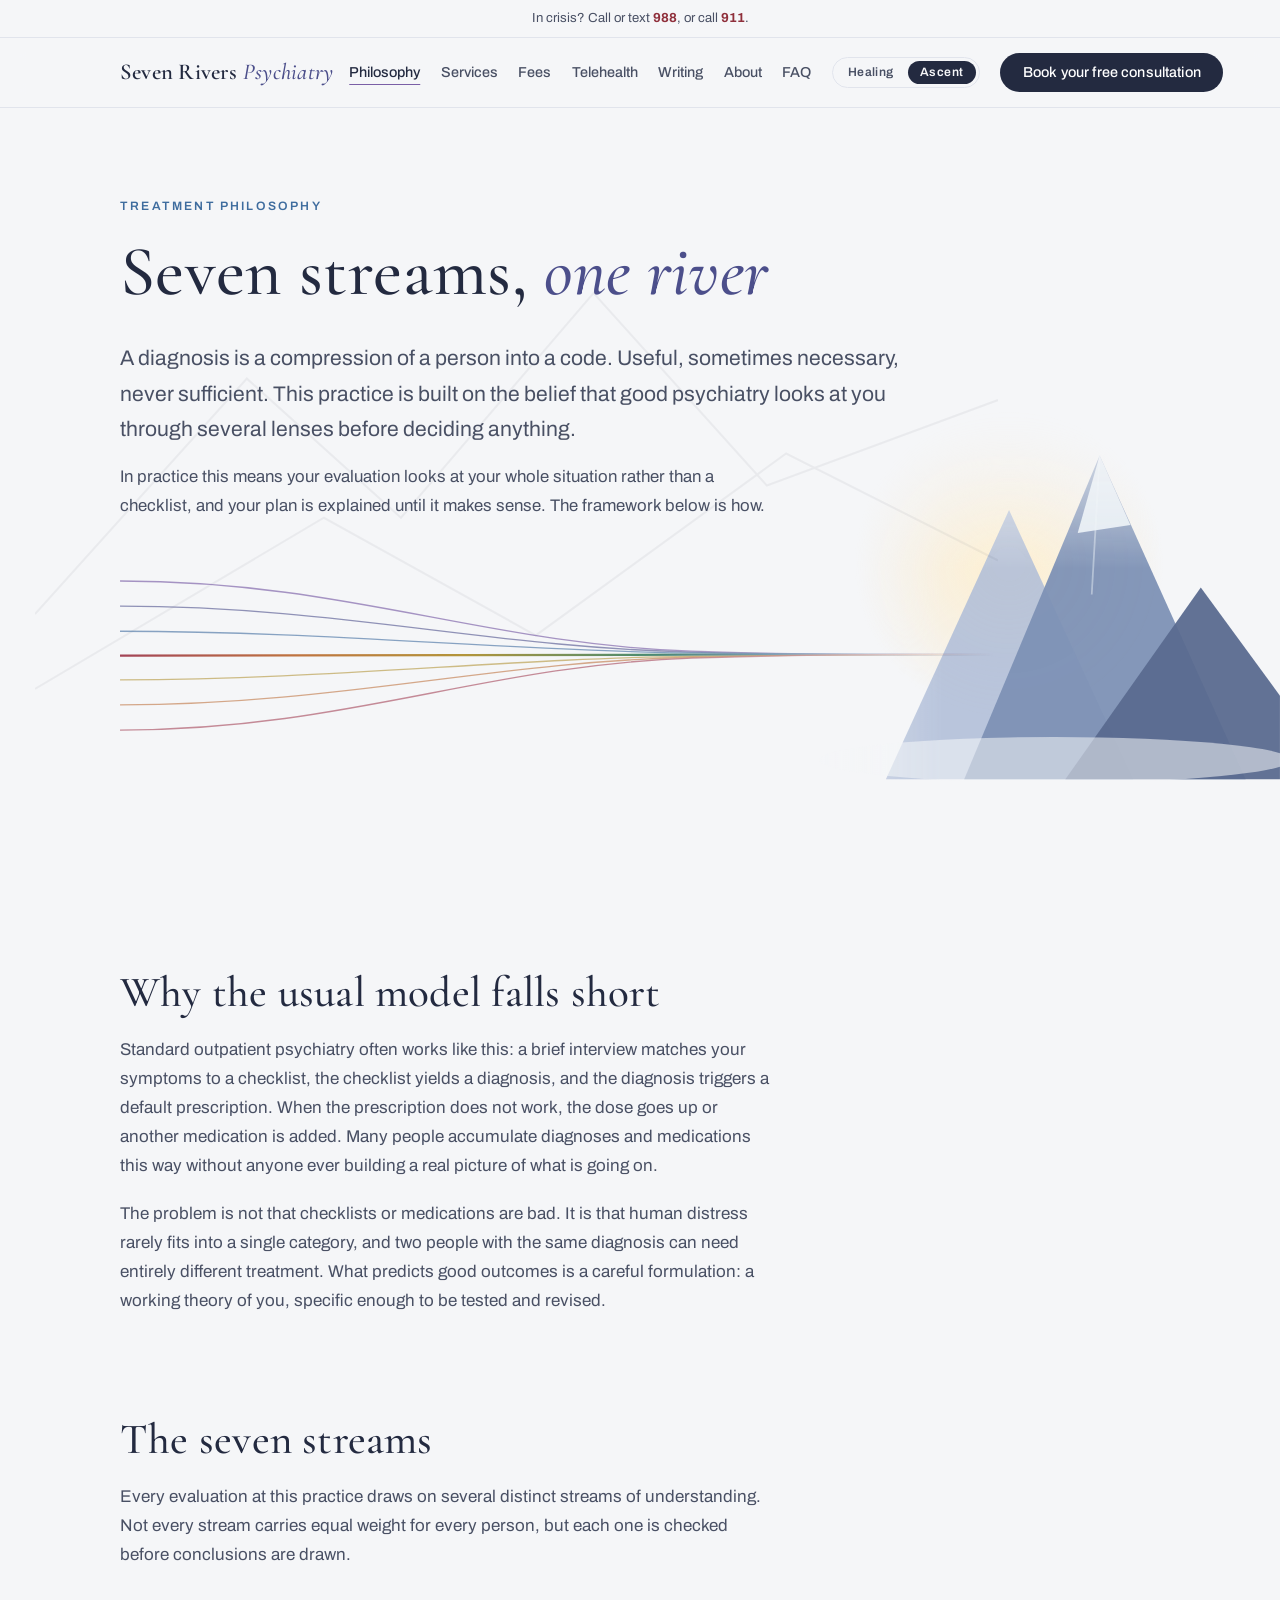
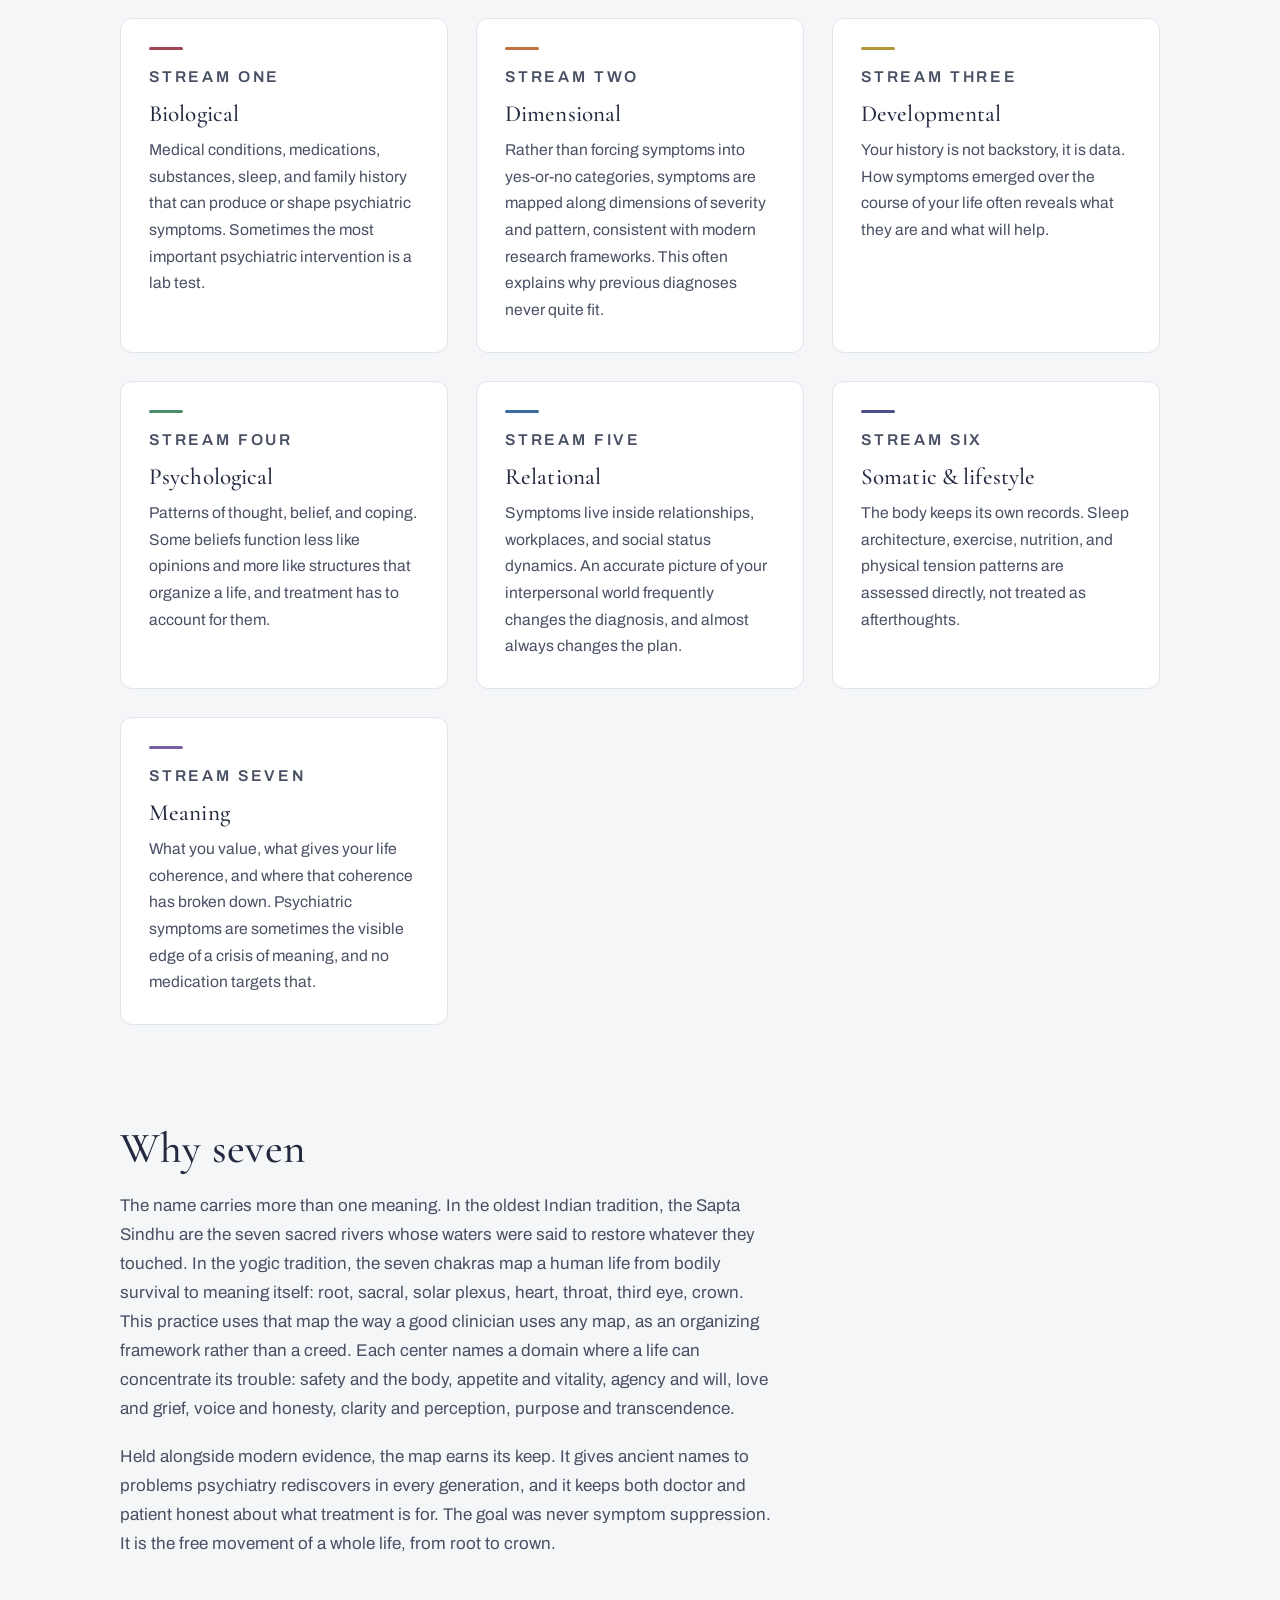
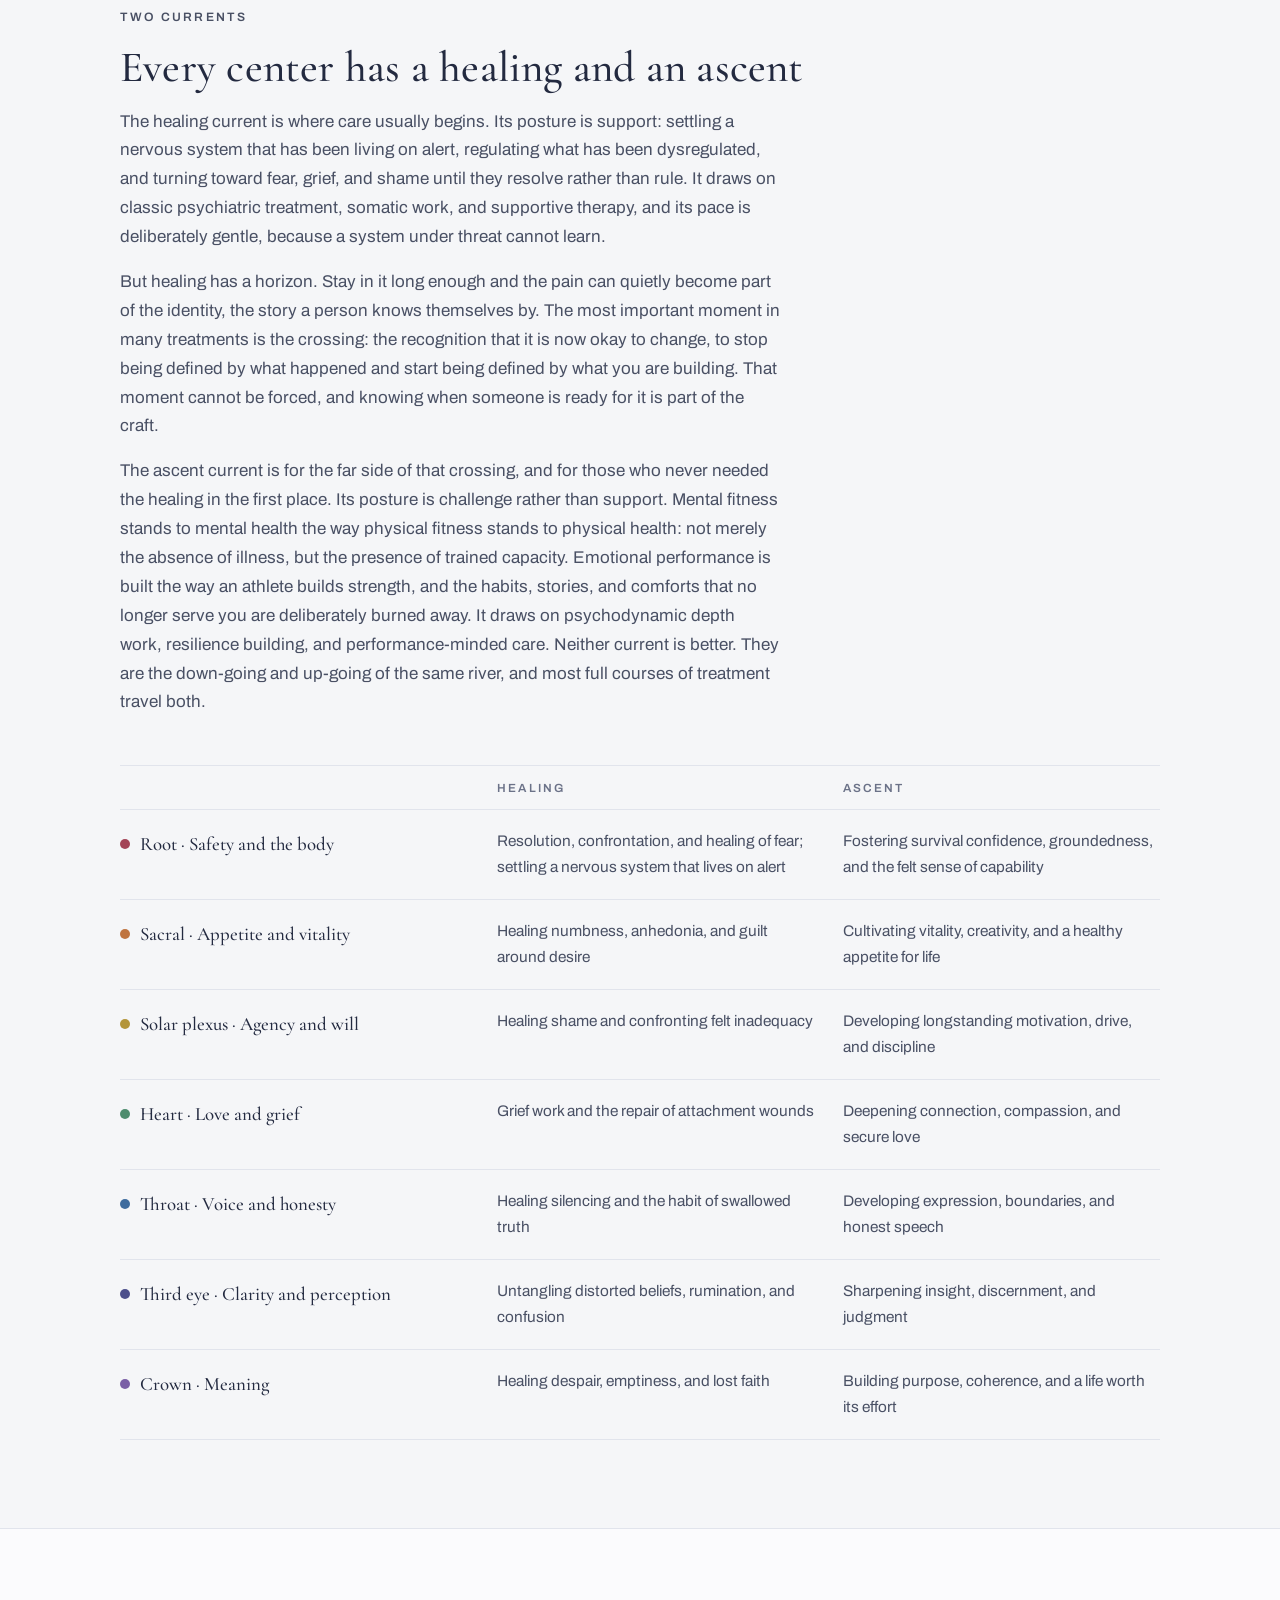
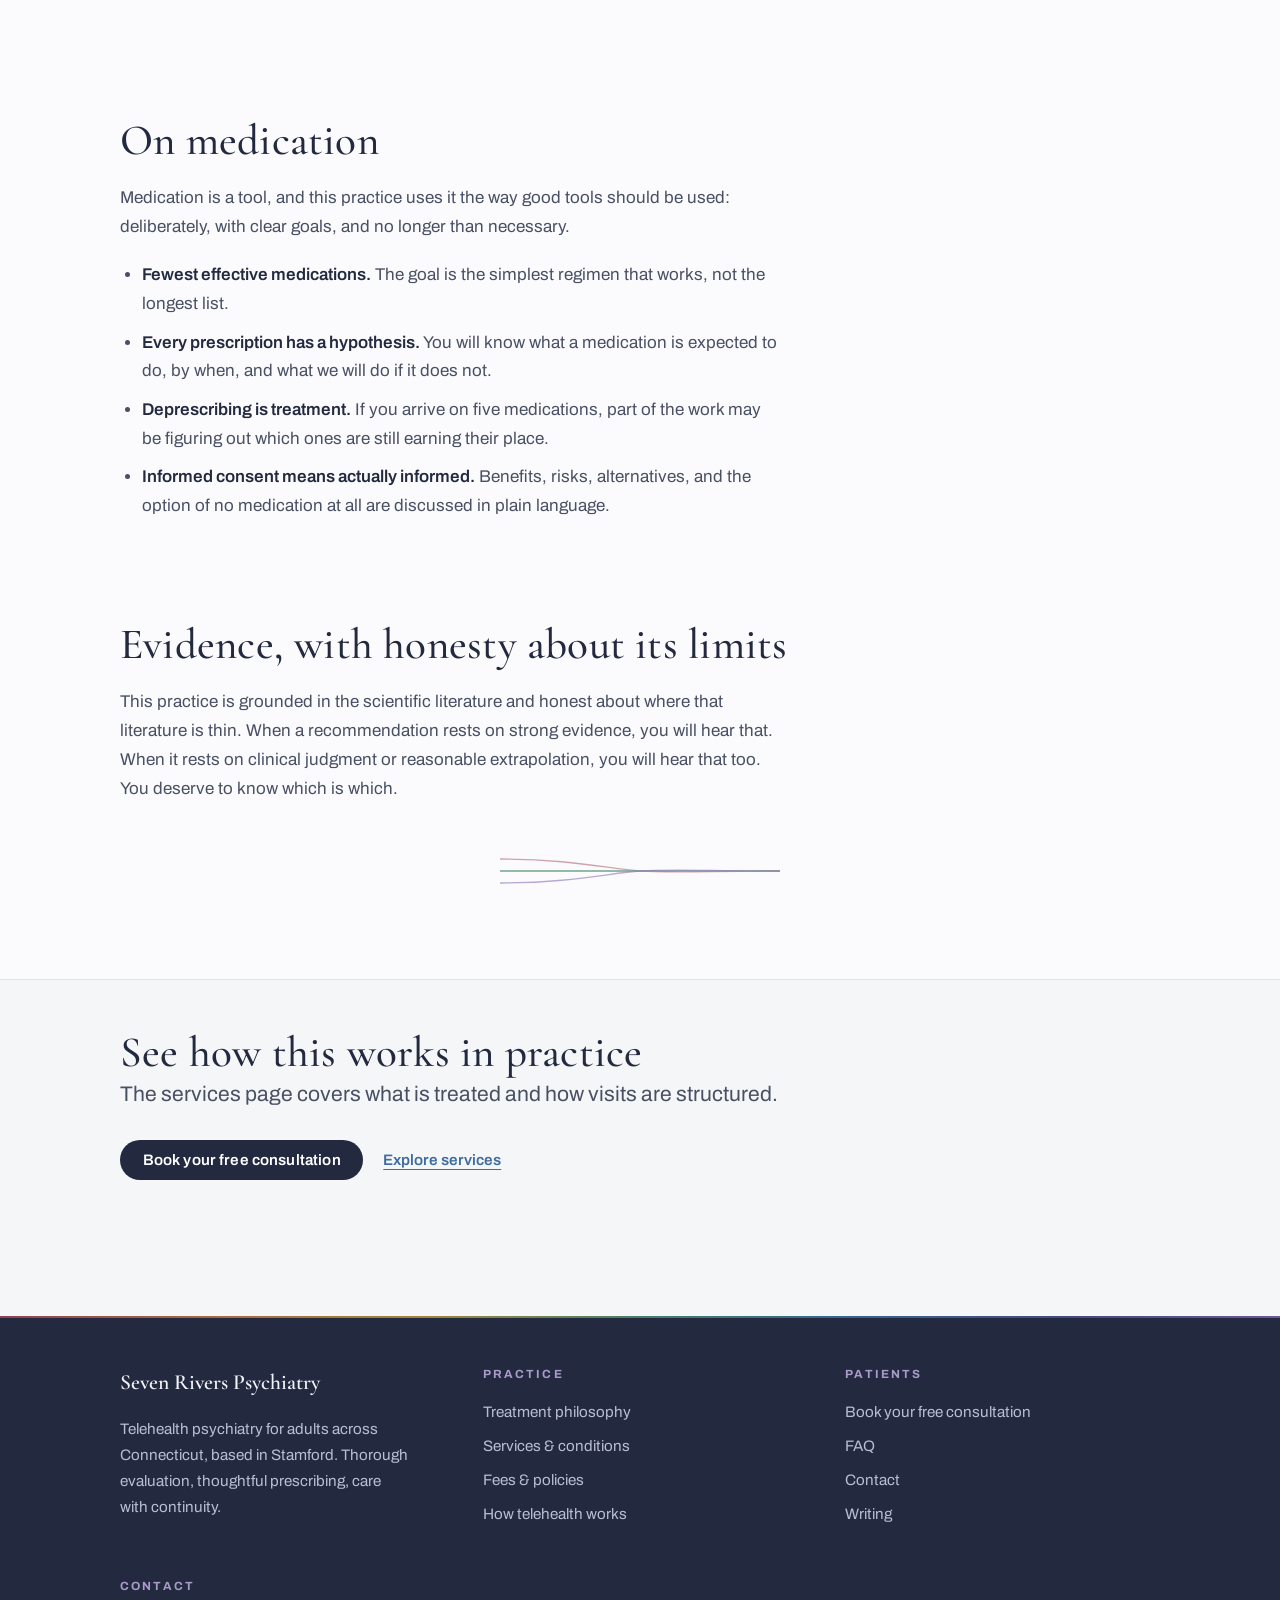
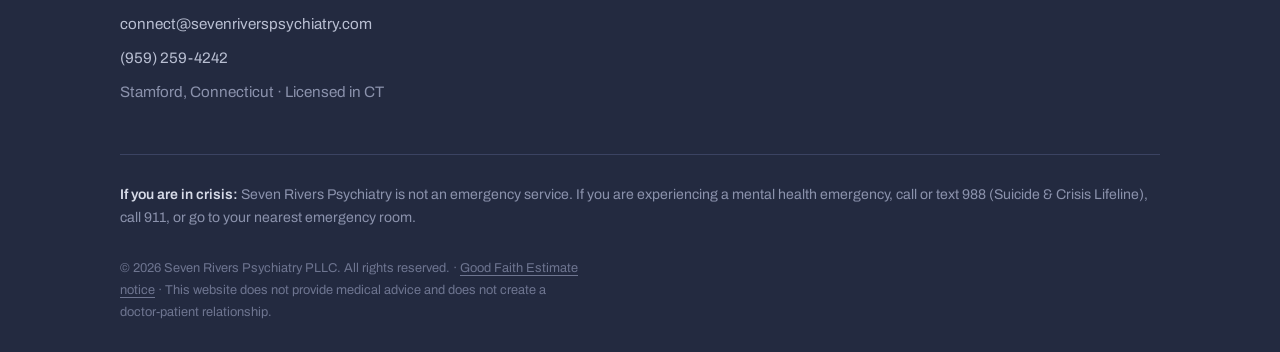
<file: philosophy.html>
<!DOCTYPE html>
<html lang="en">
<head>
  <meta charset="UTF-8">
  <meta name="viewport" content="width=device-width, initial-scale=1.0">
  <title>Treatment Philosophy | Seven Rivers Psychiatry</title>
  <meta name="description" content="How Seven Rivers Psychiatry approaches diagnosis and treatment: multiple clinical frameworks, conservative prescribing, and formulation over labels.">
  <link rel="preconnect" href="https://fonts.googleapis.com">
  <link rel="preconnect" href="https://fonts.gstatic.com" crossorigin>
  <link href="https://fonts.googleapis.com/css2?family=Cormorant+Garamond:ital,wght@0,500;0,600;1,500;1,600&family=Archivo:wght@400;500;600&display=swap" rel="stylesheet">
  <meta name="theme-color" content="#0B0E1A">
  <link rel="stylesheet" href="css/styles.css">
  <script>
    (function () {
      var q = new URLSearchParams(location.search).get("path");
      if (q === "healing" || q === "ascent") { try { localStorage.setItem("srp-path", q); } catch (e) {} }
      var p;
      try { p = localStorage.getItem("srp-path"); } catch (e) {}
      document.documentElement.dataset.path = (p === "healing" || p === "ascent") ? p : "ascent";
    })();
  </script>
  <!-- Privacy-friendly analytics by Plausible -->
  <script async src="https://plausible.io/js/pa-wE2gD0L0hzpS8bjC-G3VO.js"></script>
  <script>
    window.plausible=window.plausible||function(){(plausible.q=plausible.q||[]).push(arguments)},plausible.init=plausible.init||function(i){plausible.o=i||{}};
    plausible.init()
  </script>
  <!-- srp-head -->
  <link rel="icon" href="assets/favicon.svg" type="image/svg+xml">
  <link rel="icon" href="assets/favicon-32.png" sizes="32x32" type="image/png">
  <link rel="apple-touch-icon" href="assets/apple-touch-icon.png">
  <link rel="canonical" href="https://sevenriverspsychiatry.com/philosophy.html">
  <meta property="og:type" content="website">
  <meta property="og:site_name" content="Seven Rivers Psychiatry">
  <meta property="og:title" content="Treatment Philosophy | Seven Rivers Psychiatry">
  <meta property="og:description" content="How Seven Rivers Psychiatry approaches diagnosis and treatment: multiple clinical frameworks, conservative prescribing, and formulation over labels.">
  <meta property="og:url" content="https://sevenriverspsychiatry.com/philosophy.html">
  <meta property="og:image" content="https://sevenriverspsychiatry.com/assets/og-image.png">
  <meta property="og:image:width" content="1200">
  <meta property="og:image:height" content="630">
  <meta name="twitter:card" content="summary_large_image">
  <!-- /srp-head -->
</head>
<body>
  <div class="crisis-strip" role="note">In crisis? Call or text <a href="tel:988">988</a>, or call <a href="tel:911">911</a>.</div>
  <header class="site-header">
    <div class="wrap header-inner">
      <a class="wordmark" href="home.html">Seven Rivers <span class="wm-rule">Psychiatry</span></a>
      <button class="nav-toggle" aria-expanded="false" aria-controls="site-nav">Menu</button>
      <nav class="nav" id="site-nav" aria-label="Main">
        <a href="philosophy.html" aria-current="page">Philosophy</a>
        <a href="services.html">Services</a>
        <a href="fees.html">Fees</a>
        <a href="telehealth.html">Telehealth</a>
        <a href="blog/index.html">Writing</a>
        <a href="about.html">About</a>
        <a href="faq.html">FAQ</a>
        <div class="path-switch" role="group" aria-label="Choose your current">
          <button type="button" data-set="healing">Healing</button>
          <button type="button" data-set="ascent">Ascent</button>
        </div>
        <a class="btn btn-primary" href="/contact.html#book">Book your free consultation</a>
      </nav>
    </div>
  </header>

  <main>

    <section class="hero">
      <div class="wrap">
        <p class="eyebrow">Treatment philosophy</p>
        <h1>Seven streams, <span class="display-em">one river</span></h1>
        <p class="lede">A diagnosis is a compression of a person into a code. Useful, sometimes necessary, never sufficient. This practice is built on the belief that good psychiatry looks at you through several lenses before deciding anything.</p>
        <p class="lede-bridge">In practice this means your evaluation looks at your whole situation rather than a checklist, and your plan is explained until it makes sense. The framework below is how.</p>
        <svg class="confluence" viewBox="0 0 1200 190" xmlns="http://www.w3.org/2000/svg" aria-hidden="true" role="img">
  <defs>
    <linearGradient id="spectrum-day" x1="0" y1="0" x2="1" y2="0">
      <stop offset="0" stop-color="#A34457"/>
      <stop offset="0.17" stop-color="#BF7440"/>
      <stop offset="0.33" stop-color="#B3953A"/>
      <stop offset="0.5" stop-color="#4E8C6E"/>
      <stop offset="0.67" stop-color="#3E6C9E"/>
      <stop offset="0.83" stop-color="#4C4F8B"/>
      <stop offset="1" stop-color="#7A5FA6"/>
    </linearGradient>
    <linearGradient id="spectrum-night" x1="0" y1="0" x2="1" y2="0">
      <stop offset="0" stop-color="#C9596C"/>
      <stop offset="0.17" stop-color="#D28A52"/>
      <stop offset="0.33" stop-color="#CBB04B"/>
      <stop offset="0.5" stop-color="#63A886"/>
      <stop offset="0.67" stop-color="#5D8FC4"/>
      <stop offset="0.83" stop-color="#7C7FC0"/>
      <stop offset="1" stop-color="#9B7FC9"/>
    </linearGradient>
  </defs>
  <path d="M0,15 C260,15 420,88 660,96 C880,103 1040,100 1200,100"/>
  <path d="M0,44 C250,44 430,92 660,97 C880,102 1040,100 1200,100"/>
  <path d="M0,73 C240,73 450,96 660,98 C880,101 1040,100 1200,100"/>
  <path class="main" d="M0,101 C240,101 450,100 660,100 C880,100 1040,100 1200,100"/>
  <path d="M0,129 C240,129 450,104 660,102 C880,99 1040,100 1200,100"/>
  <path d="M0,158 C250,158 430,108 660,103 C880,98 1040,100 1200,100"/>
  <path d="M0,187 C260,187 420,112 660,104 C880,97 1040,100 1200,100"/>
</svg>
      </div>
    </section>

    <section class="section">
      <div class="wrap prose">
        <h2>Why the usual model falls short</h2>
        <p>Standard outpatient psychiatry often works like this: a brief interview matches your symptoms to a checklist, the checklist yields a diagnosis, and the diagnosis triggers a default prescription. When the prescription does not work, the dose goes up or another medication is added. Many people accumulate diagnoses and medications this way without anyone ever building a real picture of what is going on.</p>
        <p>The problem is not that checklists or medications are bad. It is that human distress rarely fits into a single category, and two people with the same diagnosis can need entirely different treatment. What predicts good outcomes is a careful formulation: a working theory of you, specific enough to be tested and revised.</p>

        <h2>The seven streams</h2>
        <p>Every evaluation at this practice draws on several distinct streams of understanding. Not every stream carries equal weight for every person, but each one is checked before conclusions are drawn.</p>
      </div>
      <div class="wrap" style="margin-top: var(--space-4);">
        <div class="grid grid-2">
          <div class="card stream-1"><p class="eyebrow">Stream one</p><h3>Biological</h3><p>Medical conditions, medications, substances, sleep, and family history that can produce or shape psychiatric symptoms. Sometimes the most important psychiatric intervention is a lab test.</p></div>
          <div class="card stream-2"><p class="eyebrow">Stream two</p><h3>Dimensional</h3><p>Rather than forcing symptoms into yes-or-no categories, symptoms are mapped along dimensions of severity and pattern, consistent with modern research frameworks. This often explains why previous diagnoses never quite fit.</p></div>
          <div class="card stream-3"><p class="eyebrow">Stream three</p><h3>Developmental</h3><p>Your history is not backstory, it is data. How symptoms emerged over the course of your life often reveals what they are and what will help.</p></div>
          <div class="card stream-4"><p class="eyebrow">Stream four</p><h3>Psychological</h3><p>Patterns of thought, belief, and coping. Some beliefs function less like opinions and more like structures that organize a life, and treatment has to account for them.</p></div>
          <div class="card stream-5"><p class="eyebrow">Stream five</p><h3>Relational</h3><p>Symptoms live inside relationships, workplaces, and social status dynamics. An accurate picture of your interpersonal world frequently changes the diagnosis, and almost always changes the plan.</p></div>
          <div class="card stream-6"><p class="eyebrow">Stream six</p><h3>Somatic &amp; lifestyle</h3><p>The body keeps its own records. Sleep architecture, exercise, nutrition, and physical tension patterns are assessed directly, not treated as afterthoughts.</p></div>
          <div class="card stream-7"><p class="eyebrow">Stream seven</p><h3>Meaning</h3><p>What you value, what gives your life coherence, and where that coherence has broken down. Psychiatric symptoms are sometimes the visible edge of a crisis of meaning, and no medication targets that.</p></div>
        </div>
      </div>
      <div class="wrap prose" style="margin-top: var(--space-4);">
        <h2>Why seven</h2>
        <p>The name carries more than one meaning. In the oldest Indian tradition, the Sapta Sindhu are the seven sacred rivers whose waters were said to restore whatever they touched. In the yogic tradition, the seven chakras map a human life from bodily survival to meaning itself: root, sacral, solar plexus, heart, throat, third eye, crown. This practice uses that map the way a good clinician uses any map, as an organizing framework rather than a creed. Each center names a domain where a life can concentrate its trouble: safety and the body, appetite and vitality, agency and will, love and grief, voice and honesty, clarity and perception, purpose and transcendence.</p>
        <p>Held alongside modern evidence, the map earns its keep. It gives ancient names to problems psychiatry rediscovers in every generation, and it keeps both doctor and patient honest about what treatment is for. The goal was never symptom suppression. It is the free movement of a whole life, from root to crown.</p>
      </div>
      <div class="wrap" style="margin-top: var(--space-4);" id="currents">
        <div class="section-head">
          <p class="eyebrow">Two currents</p>
          <h2>Every center has a healing and an ascent</h2>
          <p>The healing current is where care usually begins. Its posture is support: settling a nervous system that has been living on alert, regulating what has been dysregulated, and turning toward fear, grief, and shame until they resolve rather than rule. It draws on classic psychiatric treatment, somatic work, and supportive therapy, and its pace is deliberately gentle, because a system under threat cannot learn.</p>
          <p>But healing has a horizon. Stay in it long enough and the pain can quietly become part of the identity, the story a person knows themselves by. The most important moment in many treatments is the crossing: the recognition that it is now okay to change, to stop being defined by what happened and start being defined by what you are building. That moment cannot be forced, and knowing when someone is ready for it is part of the craft.</p>
          <p>The ascent current is for the far side of that crossing, and for those who never needed the healing in the first place. Its posture is challenge rather than support. Mental fitness stands to mental health the way physical fitness stands to physical health: not merely the absence of illness, but the presence of trained capacity. Emotional performance is built the way an athlete builds strength, and the habits, stories, and comforts that no longer serve you are deliberately burned away. It draws on psychodynamic depth work, resilience building, and performance-minded care. Neither current is better. They are the down-going and up-going of the same river, and most full courses of treatment travel both.</p>
        </div>
        <div class="currents">
          <div class="current-row cr-head" aria-hidden="true"><span></span><span class="cr-label">Healing</span><span class="cr-label">Ascent</span></div>
          <div class="current-row stream-1"><span class="cr-domain"><span class="cr-gem"></span>Root &middot; Safety and the body</span><span>Resolution, confrontation, and healing of fear; settling a nervous system that lives on alert</span><span>Fostering survival confidence, groundedness, and the felt sense of capability</span></div>
          <div class="current-row stream-2"><span class="cr-domain"><span class="cr-gem"></span>Sacral &middot; Appetite and vitality</span><span>Healing numbness, anhedonia, and guilt around desire</span><span>Cultivating vitality, creativity, and a healthy appetite for life</span></div>
          <div class="current-row stream-3"><span class="cr-domain"><span class="cr-gem"></span>Solar plexus &middot; Agency and will</span><span>Healing shame and confronting felt inadequacy</span><span>Developing longstanding motivation, drive, and discipline</span></div>
          <div class="current-row stream-4"><span class="cr-domain"><span class="cr-gem"></span>Heart &middot; Love and grief</span><span>Grief work and the repair of attachment wounds</span><span>Deepening connection, compassion, and secure love</span></div>
          <div class="current-row stream-5"><span class="cr-domain"><span class="cr-gem"></span>Throat &middot; Voice and honesty</span><span>Healing silencing and the habit of swallowed truth</span><span>Developing expression, boundaries, and honest speech</span></div>
          <div class="current-row stream-6"><span class="cr-domain"><span class="cr-gem"></span>Third eye &middot; Clarity and perception</span><span>Untangling distorted beliefs, rumination, and confusion</span><span>Sharpening insight, discernment, and judgment</span></div>
          <div class="current-row stream-7"><span class="cr-domain"><span class="cr-gem"></span>Crown &middot; Meaning</span><span>Healing despair, emptiness, and lost faith</span><span>Building purpose, coherence, and a life worth its effort</span></div>
        </div>
      </div>
    </section>

    <section class="section section-deep">
      <div class="wrap prose">
        <h2>On medication</h2>
        <p>Medication is a tool, and this practice uses it the way good tools should be used: deliberately, with clear goals, and no longer than necessary.</p>
        <ul>
          <li><strong>Fewest effective medications.</strong> The goal is the simplest regimen that works, not the longest list.</li>
          <li><strong>Every prescription has a hypothesis.</strong> You will know what a medication is expected to do, by when, and what we will do if it does not.</li>
          <li><strong>Deprescribing is treatment.</strong> If you arrive on five medications, part of the work may be figuring out which ones are still earning their place.</li>
          <li><strong>Informed consent means actually informed.</strong> Benefits, risks, alternatives, and the option of no medication at all are discussed in plain language.</li>
        </ul>
        <h2>Evidence, with honesty about its limits</h2>
        <p>This practice is grounded in the scientific literature and honest about where that literature is thin. When a recommendation rests on strong evidence, you will hear that. When it rests on clinical judgment or reasonable extrapolation, you will hear that too. You deserve to know which is which.</p>
        <div class="divider" aria-hidden="true"><svg viewBox="0 0 280 40" xmlns="http://www.w3.org/2000/svg">
  <path d="M0,8 C70,8 110,18 140,20 C170,22 210,20 280,20"/>
  <path d="M0,20 C70,20 110,20 140,20 C170,20 210,20 280,20"/>
  <path d="M0,32 C70,32 110,22 140,20 C170,18 210,20 280,20"/>
</svg></div>
      </div>
    </section>

    <section class="section section-tight">
      <div class="wrap cta-band">
        <h2>See how this works in practice</h2>
        <p class="lede">The services page covers what is treated and how visits are structured.</p>
        <a class="btn btn-primary" href="/contact.html#book">Book your free consultation</a>
        <a class="text-link" href="services.html" style="margin-left:1rem;">Explore services</a>
      </div>
    </section>

  </main>

  <footer class="site-footer">
    <div class="wrap">
      <div class="footer-grid">
        <div>
          <p class="footer-wordmark">Seven Rivers Psychiatry</p>
          <p style="font-size:0.95rem; max-width:32ch;">Telehealth psychiatry for adults across Connecticut, based in Stamford. Thorough evaluation, thoughtful prescribing, care with continuity.</p>
        </div>
        <div>
          <h4>Practice</h4>
          <ul>
            <li><a href="philosophy.html">Treatment philosophy</a></li>
            <li><a href="services.html">Services &amp; conditions</a></li>
            <li><a href="fees.html">Fees &amp; policies</a></li>
            <li><a href="telehealth.html">How telehealth works</a></li>
          </ul>
        </div>
        <div>
          <h4>Patients</h4>
          <ul>
            <li><a href="/contact.html#book">Book your free consultation</a></li>
            <li><a href="faq.html">FAQ</a></li>
            <li><a href="contact.html">Contact</a></li>
            <li><a href="blog/index.html">Writing</a></li>
          </ul>
        </div>
        <div>
          <h4>Contact</h4>
          <ul>
            <li><a href="mailto:connect@sevenriverspsychiatry.com">connect@sevenriverspsychiatry.com</a></li>
            <li><a href="tel:+19592594242">(959) 259-4242</a></li>
            <li>Stamford, Connecticut &middot; Licensed in CT</li>
          </ul>
        </div>
      </div>
      <p class="footer-crisis"><strong>If you are in crisis:</strong> Seven Rivers Psychiatry is not an emergency service. If you are experiencing a mental health emergency, call or text 988 (Suicide &amp; Crisis Lifeline), call 911, or go to your nearest emergency room.</p>
      <p class="footer-legal">&copy; 2026 Seven Rivers Psychiatry PLLC. All rights reserved. &middot; <a href="fees.html#gfe">Good Faith Estimate notice</a> &middot; This website does not provide medical advice and does not create a doctor-patient relationship.</p>
    </div>
  </footer>
  <script src="js/main.js"></script>
</body>
</html>
</file>
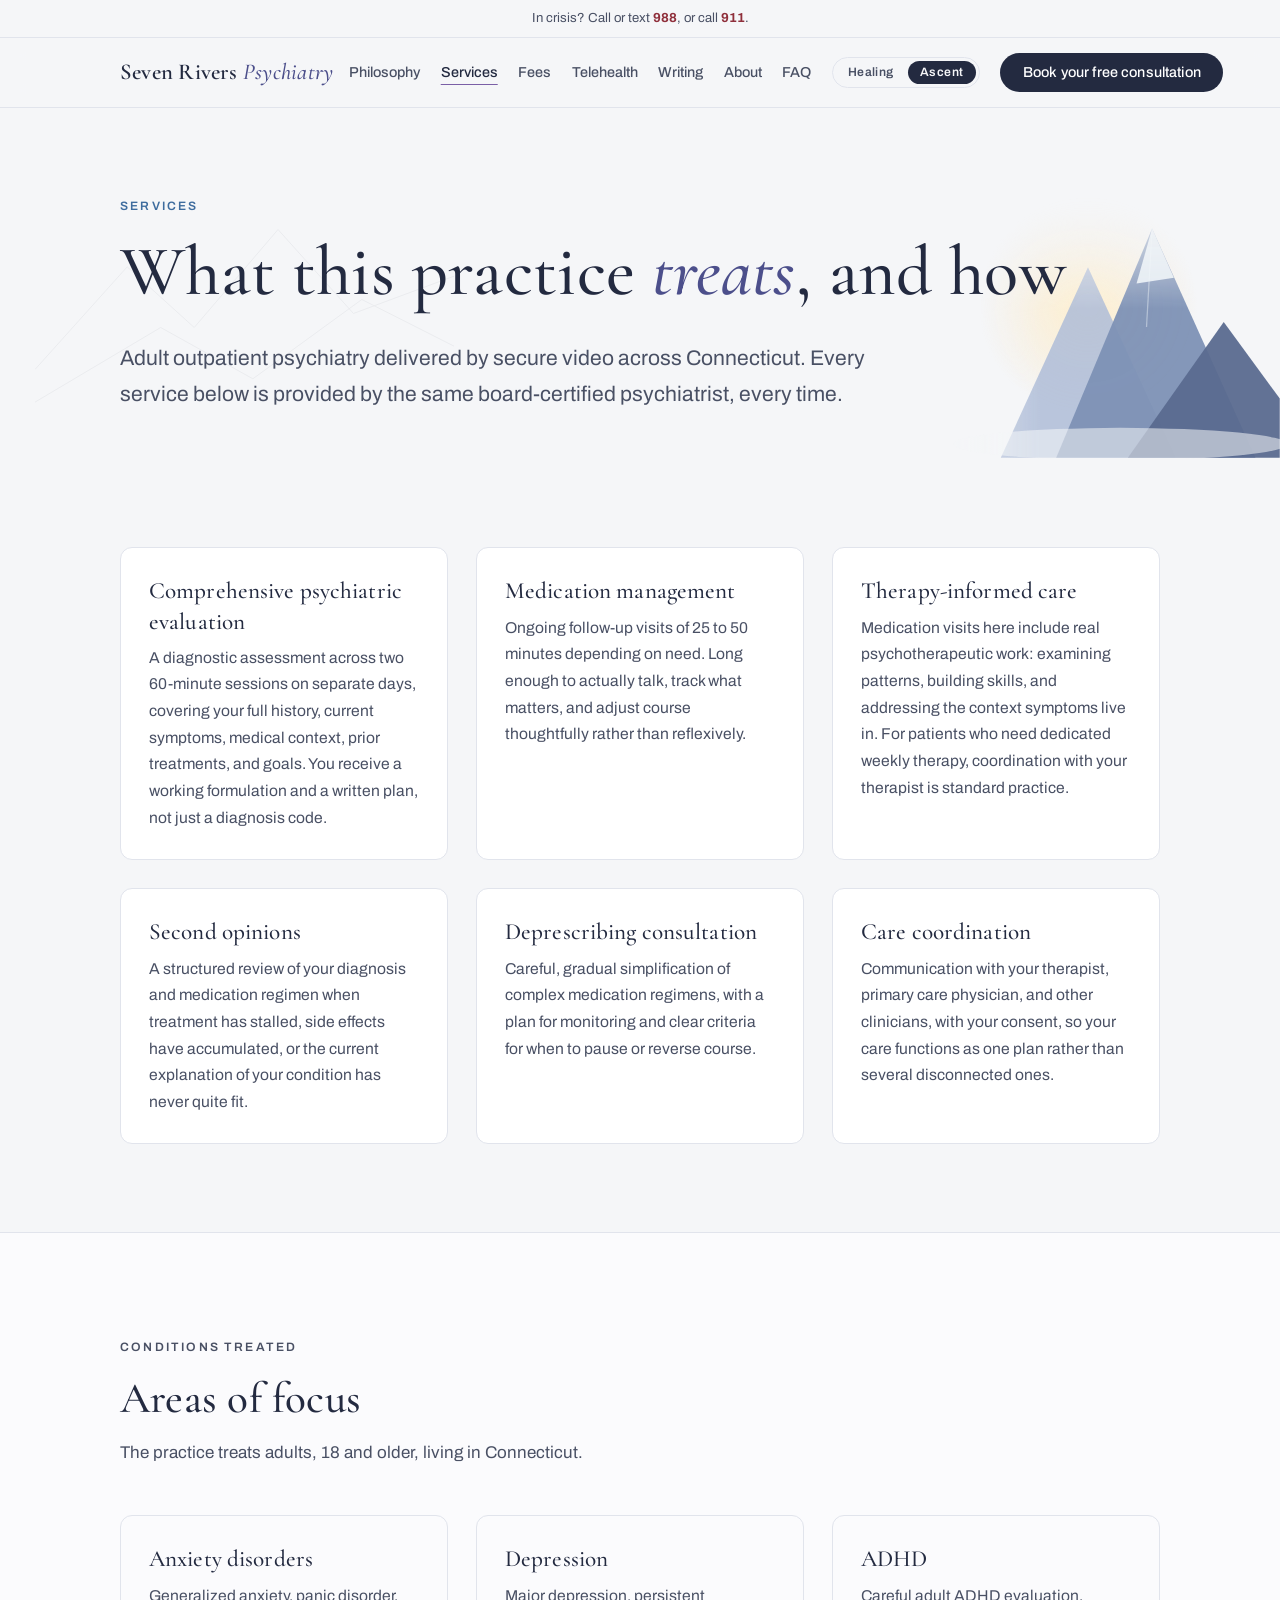
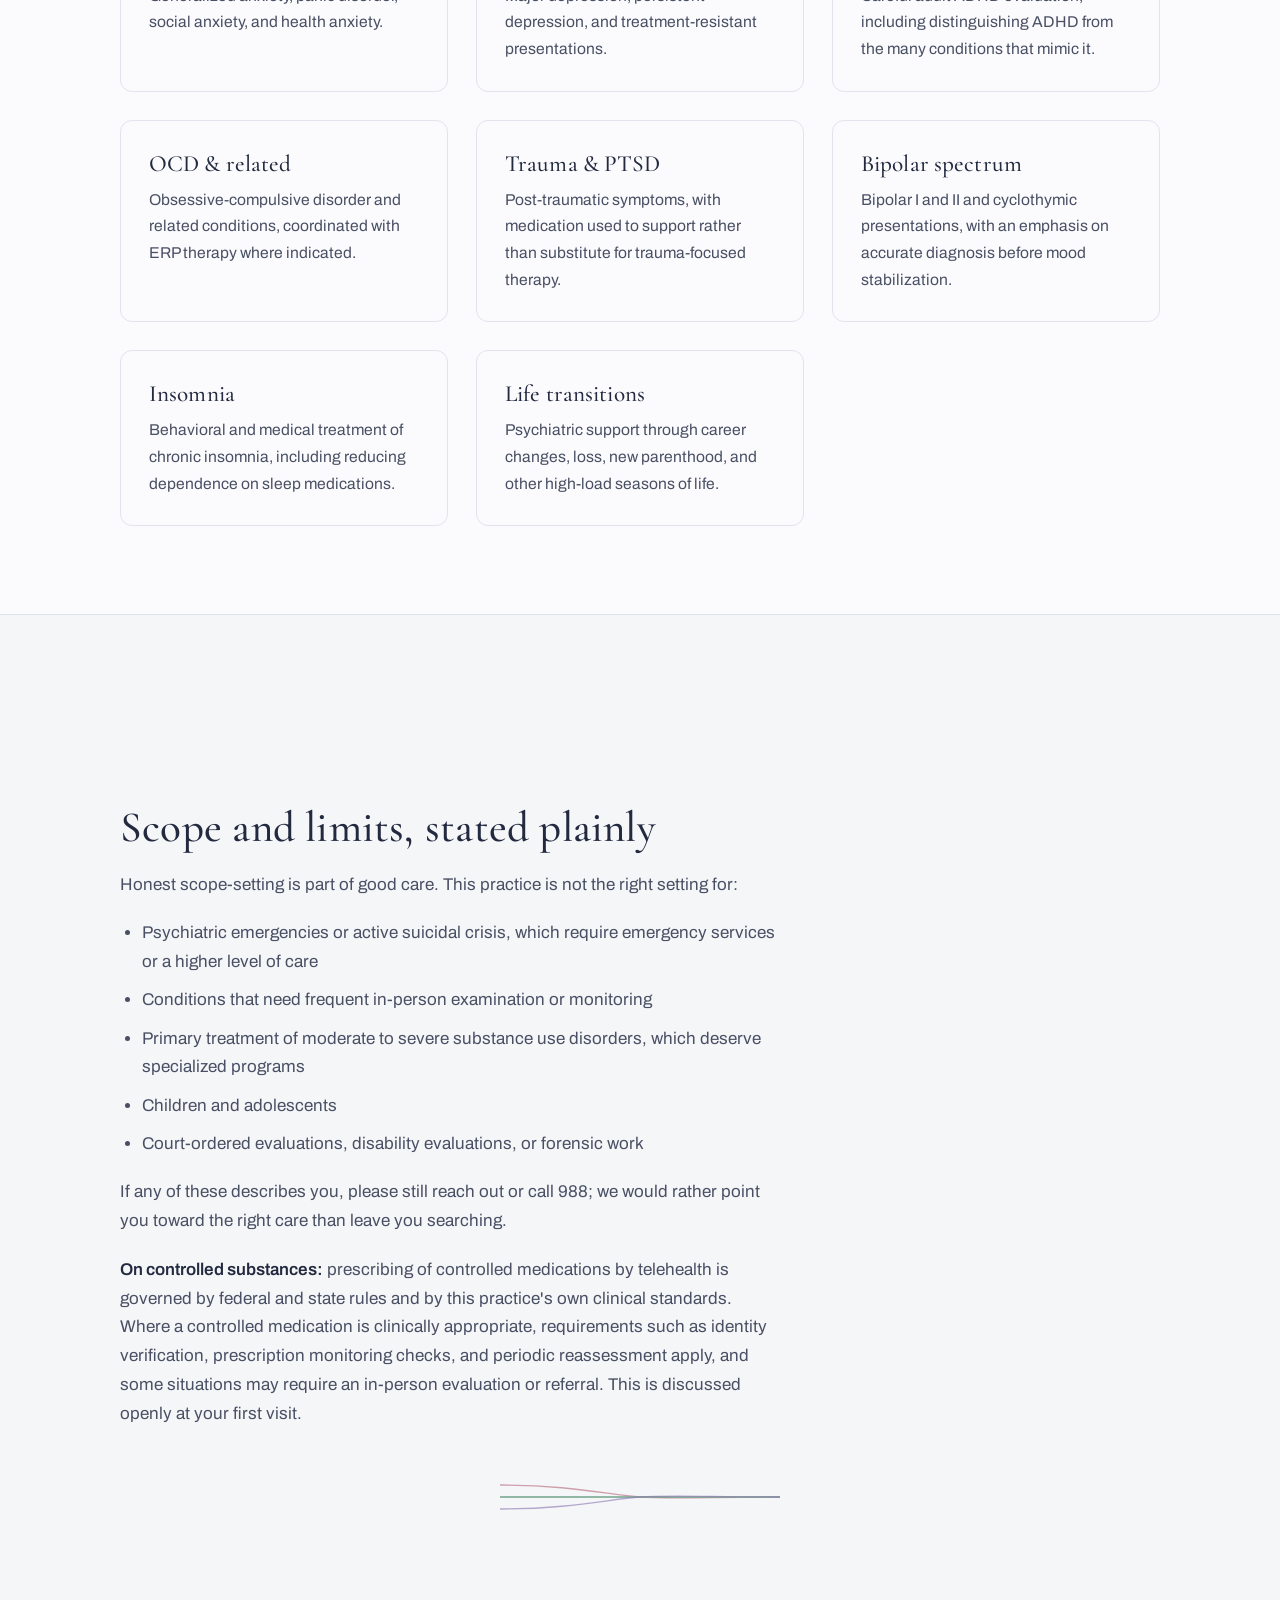
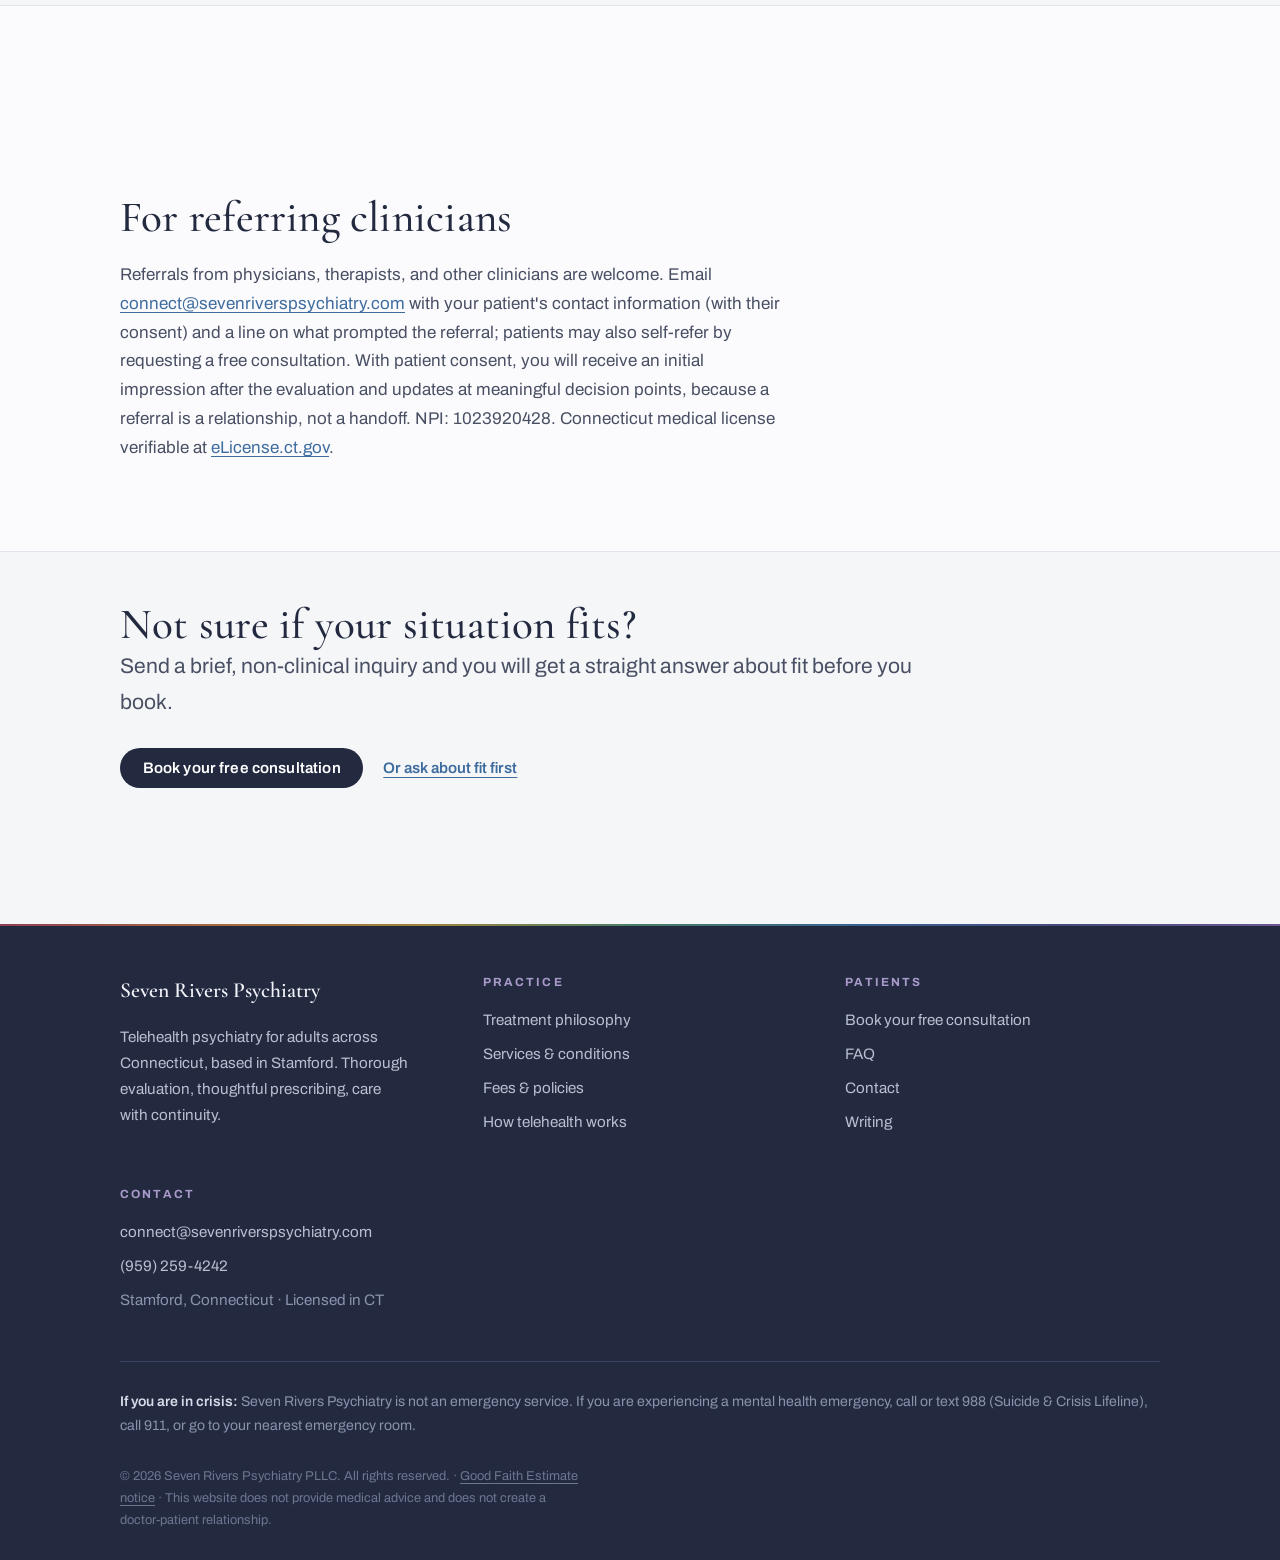
<file: services.html>
<!DOCTYPE html>
<html lang="en">
<head>
  <meta charset="UTF-8">
  <meta name="viewport" content="width=device-width, initial-scale=1.0">
  <title>Services & Conditions Treated | Seven Rivers Psychiatry</title>
  <meta name="description" content="Psychiatric evaluation and medication management via telehealth for adults in Connecticut. Anxiety, depression, ADHD, OCD, PTSD, bipolar disorder, and insomnia.">
  <link rel="preconnect" href="https://fonts.googleapis.com">
  <link rel="preconnect" href="https://fonts.gstatic.com" crossorigin>
  <link href="https://fonts.googleapis.com/css2?family=Cormorant+Garamond:ital,wght@0,500;0,600;1,500;1,600&family=Archivo:wght@400;500;600&display=swap" rel="stylesheet">
  <meta name="theme-color" content="#0B0E1A">
  <link rel="stylesheet" href="css/styles.css">
  <script>
    (function () {
      var q = new URLSearchParams(location.search).get("path");
      if (q === "healing" || q === "ascent") { try { localStorage.setItem("srp-path", q); } catch (e) {} }
      var p;
      try { p = localStorage.getItem("srp-path"); } catch (e) {}
      document.documentElement.dataset.path = (p === "healing" || p === "ascent") ? p : "ascent";
    })();
  </script>
  <!-- Privacy-friendly analytics by Plausible -->
  <script async src="https://plausible.io/js/pa-wE2gD0L0hzpS8bjC-G3VO.js"></script>
  <script>
    window.plausible=window.plausible||function(){(plausible.q=plausible.q||[]).push(arguments)},plausible.init=plausible.init||function(i){plausible.o=i||{}};
    plausible.init()
  </script>
  <!-- srp-head -->
  <link rel="icon" href="assets/favicon.svg" type="image/svg+xml">
  <link rel="icon" href="assets/favicon-32.png" sizes="32x32" type="image/png">
  <link rel="apple-touch-icon" href="assets/apple-touch-icon.png">
  <link rel="canonical" href="https://sevenriverspsychiatry.com/services.html">
  <meta property="og:type" content="website">
  <meta property="og:site_name" content="Seven Rivers Psychiatry">
  <meta property="og:title" content="Services & Conditions Treated | Seven Rivers Psychiatry">
  <meta property="og:description" content="Psychiatric evaluation and medication management via telehealth for adults in Connecticut. Anxiety, depression, ADHD, OCD, PTSD, bipolar disorder, and insomnia.">
  <meta property="og:url" content="https://sevenriverspsychiatry.com/services.html">
  <meta property="og:image" content="https://sevenriverspsychiatry.com/assets/og-image.png">
  <meta property="og:image:width" content="1200">
  <meta property="og:image:height" content="630">
  <meta name="twitter:card" content="summary_large_image">
  <!-- /srp-head -->
</head>
<body>
  <div class="crisis-strip" role="note">In crisis? Call or text <a href="tel:988">988</a>, or call <a href="tel:911">911</a>.</div>
  <header class="site-header">
    <div class="wrap header-inner">
      <a class="wordmark" href="home.html">Seven Rivers <span class="wm-rule">Psychiatry</span></a>
      <button class="nav-toggle" aria-expanded="false" aria-controls="site-nav">Menu</button>
      <nav class="nav" id="site-nav" aria-label="Main">
        <a href="philosophy.html">Philosophy</a>
        <a href="services.html" aria-current="page">Services</a>
        <a href="fees.html">Fees</a>
        <a href="telehealth.html">Telehealth</a>
        <a href="blog/index.html">Writing</a>
        <a href="about.html">About</a>
        <a href="faq.html">FAQ</a>
        <div class="path-switch" role="group" aria-label="Choose your current">
          <button type="button" data-set="healing">Healing</button>
          <button type="button" data-set="ascent">Ascent</button>
        </div>
        <a class="btn btn-primary" href="/contact.html#book">Book your free consultation</a>
      </nav>
    </div>
  </header>

  <main>

    <section class="hero">
      <div class="wrap">
        <p class="eyebrow">Services</p>
        <h1>What this practice <span class="display-em">treats</span>, and how</h1>
        <p class="lede">Adult outpatient psychiatry delivered by secure video across Connecticut. Every service below is provided by the same board-certified psychiatrist, every time.</p>
      </div>
    </section>

    <section class="section">
      <div class="wrap">
        <div class="grid grid-3">
          <div class="card">
            <h3>Comprehensive psychiatric evaluation</h3>
            <p>A diagnostic assessment across two 60-minute sessions on separate days, covering your full history, current symptoms, medical context, prior treatments, and goals. You receive a working formulation and a written plan, not just a diagnosis code.</p>
          </div>
          <div class="card">
            <h3>Medication management</h3>
            <p>Ongoing follow-up visits of 25 to 50 minutes depending on need. Long enough to actually talk, track what matters, and adjust course thoughtfully rather than reflexively.</p>
          </div>
          <div class="card">
            <h3>Therapy-informed care</h3>
            <p>Medication visits here include real psychotherapeutic work: examining patterns, building skills, and addressing the context symptoms live in. For patients who need dedicated weekly therapy, coordination with your therapist is standard practice.</p>
          </div>
          <div class="card">
            <h3>Second opinions</h3>
            <p>A structured review of your diagnosis and medication regimen when treatment has stalled, side effects have accumulated, or the current explanation of your condition has never quite fit.</p>
          </div>
          <div class="card">
            <h3>Deprescribing consultation</h3>
            <p>Careful, gradual simplification of complex medication regimens, with a plan for monitoring and clear criteria for when to pause or reverse course.</p>
          </div>
          <div class="card">
            <h3>Care coordination</h3>
            <p>Communication with your therapist, primary care physician, and other clinicians, with your consent, so your care functions as one plan rather than several disconnected ones.</p>
          </div>
        </div>
      </div>
    </section>

    <section class="section section-deep">
      <div class="wrap">
        <div class="section-head">
          <p class="eyebrow">Conditions treated</p>
          <h2>Areas of focus</h2>
          <p>The practice treats adults, 18 and older, living in Connecticut.</p>
        </div>
        <div class="grid grid-3">
          <div class="card card-quiet"><h3>Anxiety disorders</h3><p>Generalized anxiety, panic disorder, social anxiety, and health anxiety.</p></div>
          <div class="card card-quiet"><h3>Depression</h3><p>Major depression, persistent depression, and treatment-resistant presentations.</p></div>
          <div class="card card-quiet"><h3>ADHD</h3><p>Careful adult ADHD evaluation, including distinguishing ADHD from the many conditions that mimic it.</p></div>
          <div class="card card-quiet"><h3>OCD &amp; related</h3><p>Obsessive-compulsive disorder and related conditions, coordinated with ERP therapy where indicated.</p></div>
          <div class="card card-quiet"><h3>Trauma &amp; PTSD</h3><p>Post-traumatic symptoms, with medication used to support rather than substitute for trauma-focused therapy.</p></div>
          <div class="card card-quiet"><h3>Bipolar spectrum</h3><p>Bipolar I and II and cyclothymic presentations, with an emphasis on accurate diagnosis before mood stabilization.</p></div>
          <div class="card card-quiet"><h3>Insomnia</h3><p>Behavioral and medical treatment of chronic insomnia, including reducing dependence on sleep medications.</p></div>
          <div class="card card-quiet"><h3>Life transitions</h3><p>Psychiatric support through career changes, loss, new parenthood, and other high-load seasons of life.</p></div>
        </div>
      </div>
    </section>

    <section class="section">
      <div class="wrap prose">
        <h2>Scope and limits, stated plainly</h2>
        <p>Honest scope-setting is part of good care. This practice is not the right setting for:</p>
        <ul>
          <li>Psychiatric emergencies or active suicidal crisis, which require emergency services or a higher level of care</li>
          <li>Conditions that need frequent in-person examination or monitoring</li>
          <li>Primary treatment of moderate to severe substance use disorders, which deserve specialized programs</li>
          <li>Children and adolescents</li>
          <li>Court-ordered evaluations, disability evaluations, or forensic work</li>
        </ul>
        <p>If any of these describes you, please still reach out or call 988; we would rather point you toward the right care than leave you searching.</p>
        <p><strong>On controlled substances:</strong> prescribing of controlled medications by telehealth is governed by federal and state rules and by this practice's own clinical standards. Where a controlled medication is clinically appropriate, requirements such as identity verification, prescription monitoring checks, and periodic reassessment apply, and some situations may require an in-person evaluation or referral. This is discussed openly at your first visit.</p>
        <div class="divider" aria-hidden="true"><svg viewBox="0 0 280 40" xmlns="http://www.w3.org/2000/svg">
  <path d="M0,8 C70,8 110,18 140,20 C170,22 210,20 280,20"/>
  <path d="M0,20 C70,20 110,20 140,20 C170,20 210,20 280,20"/>
  <path d="M0,32 C70,32 110,22 140,20 C170,18 210,20 280,20"/>
</svg></div>
      </div>
    </section>

    <section class="section section-deep">
      <div class="wrap prose">
        <h2>For referring clinicians</h2>
        <p>Referrals from physicians, therapists, and other clinicians are welcome. Email <a href="mailto:connect@sevenriverspsychiatry.com">connect@sevenriverspsychiatry.com</a> with your patient's contact information (with their consent) and a line on what prompted the referral; patients may also self-refer by requesting a free consultation. With patient consent, you will receive an initial impression after the evaluation and updates at meaningful decision points, because a referral is a relationship, not a handoff. NPI: 1023920428. Connecticut medical license verifiable at <a href="https://www.elicense.ct.gov">eLicense.ct.gov</a>.</p>
      </div>
    </section>

    <section class="section section-tight">
      <div class="wrap cta-band">
        <h2>Not sure if your situation fits?</h2>
        <p class="lede">Send a brief, non-clinical inquiry and you will get a straight answer about fit before you book.</p>
        <a class="btn btn-primary" href="/contact.html#book">Book your free consultation</a>
        <a class="text-link" href="contact.html" style="margin-left:1rem;">Or ask about fit first</a>
      </div>
    </section>

  </main>

  <footer class="site-footer">
    <div class="wrap">
      <div class="footer-grid">
        <div>
          <p class="footer-wordmark">Seven Rivers Psychiatry</p>
          <p style="font-size:0.95rem; max-width:32ch;">Telehealth psychiatry for adults across Connecticut, based in Stamford. Thorough evaluation, thoughtful prescribing, care with continuity.</p>
        </div>
        <div>
          <h4>Practice</h4>
          <ul>
            <li><a href="philosophy.html">Treatment philosophy</a></li>
            <li><a href="services.html">Services &amp; conditions</a></li>
            <li><a href="fees.html">Fees &amp; policies</a></li>
            <li><a href="telehealth.html">How telehealth works</a></li>
          </ul>
        </div>
        <div>
          <h4>Patients</h4>
          <ul>
            <li><a href="/contact.html#book">Book your free consultation</a></li>
            <li><a href="faq.html">FAQ</a></li>
            <li><a href="contact.html">Contact</a></li>
            <li><a href="blog/index.html">Writing</a></li>
          </ul>
        </div>
        <div>
          <h4>Contact</h4>
          <ul>
            <li><a href="mailto:connect@sevenriverspsychiatry.com">connect@sevenriverspsychiatry.com</a></li>
            <li><a href="tel:+19592594242">(959) 259-4242</a></li>
            <li>Stamford, Connecticut &middot; Licensed in CT</li>
          </ul>
        </div>
      </div>
      <p class="footer-crisis"><strong>If you are in crisis:</strong> Seven Rivers Psychiatry is not an emergency service. If you are experiencing a mental health emergency, call or text 988 (Suicide &amp; Crisis Lifeline), call 911, or go to your nearest emergency room.</p>
      <p class="footer-legal">&copy; 2026 Seven Rivers Psychiatry PLLC. All rights reserved. &middot; <a href="fees.html#gfe">Good Faith Estimate notice</a> &middot; This website does not provide medical advice and does not create a doctor-patient relationship.</p>
    </div>
  </footer>
  <script src="js/main.js"></script>
</body>
</html>
</file>
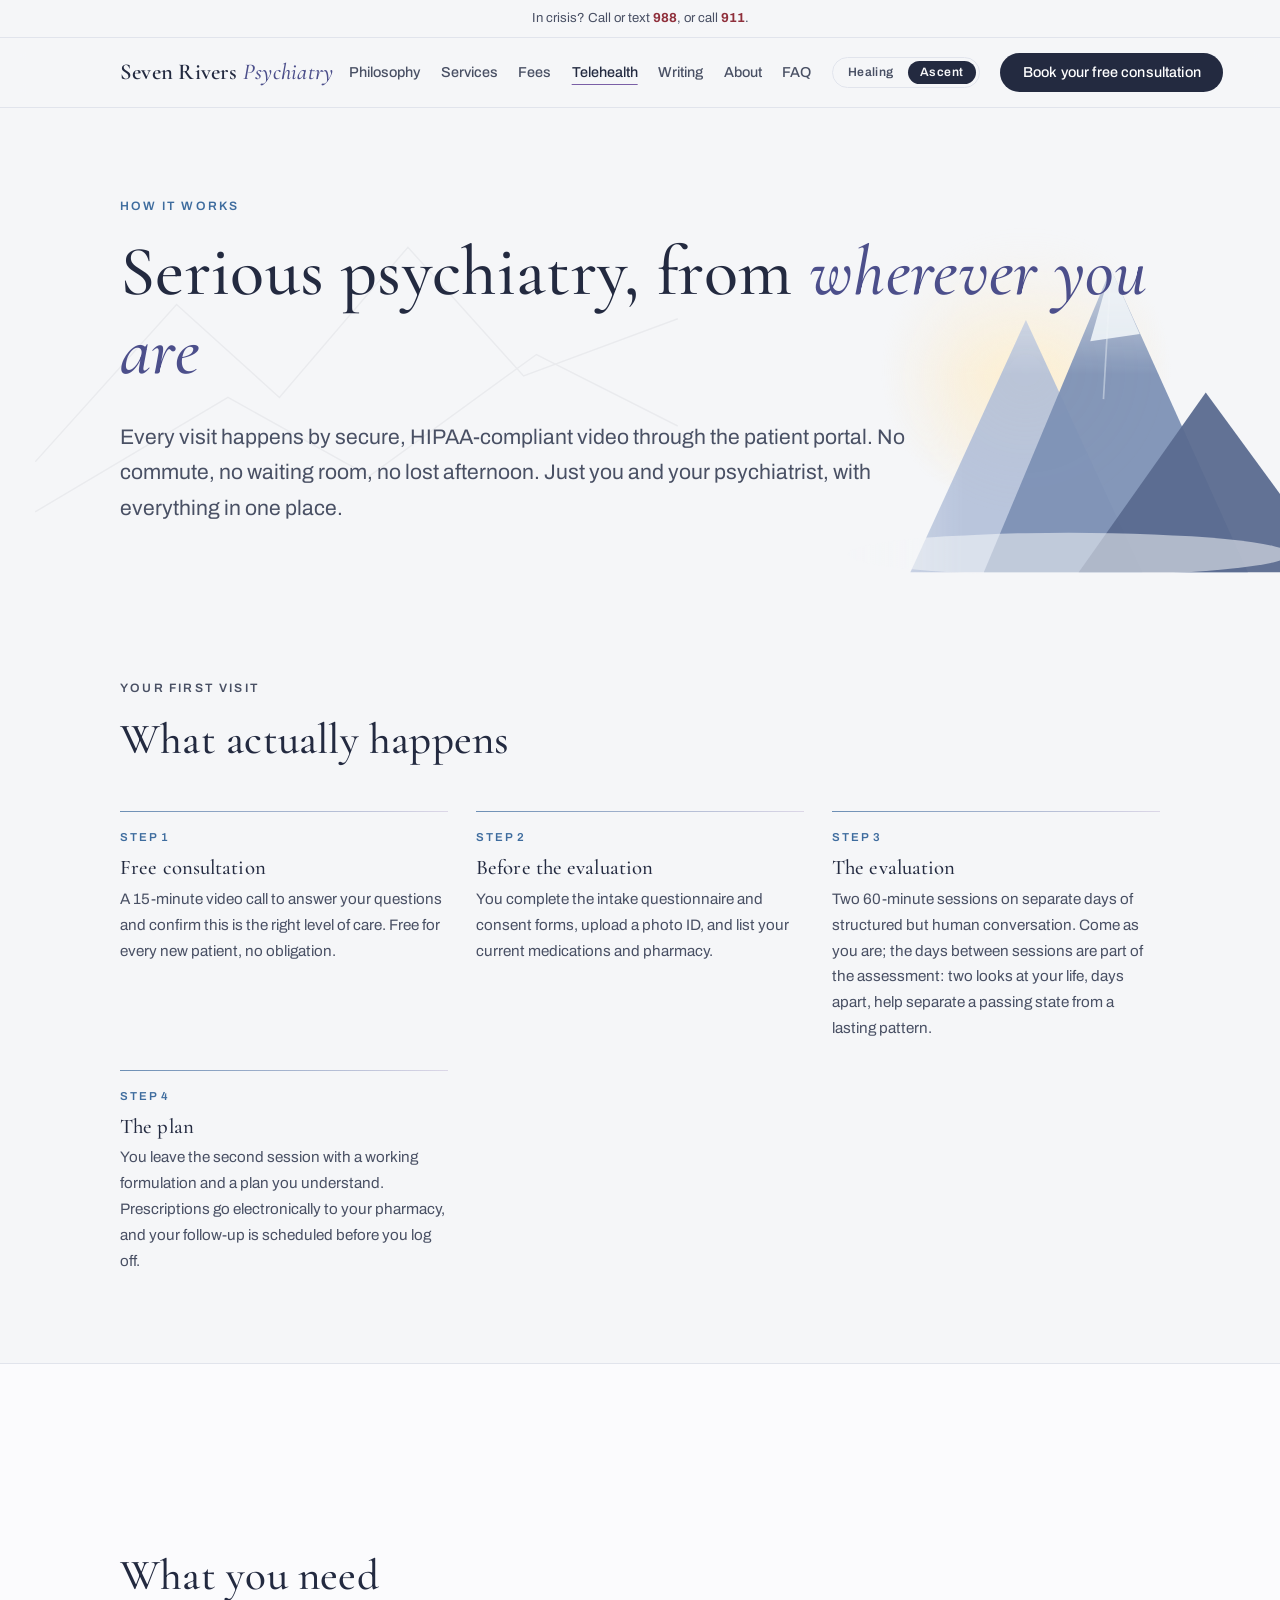
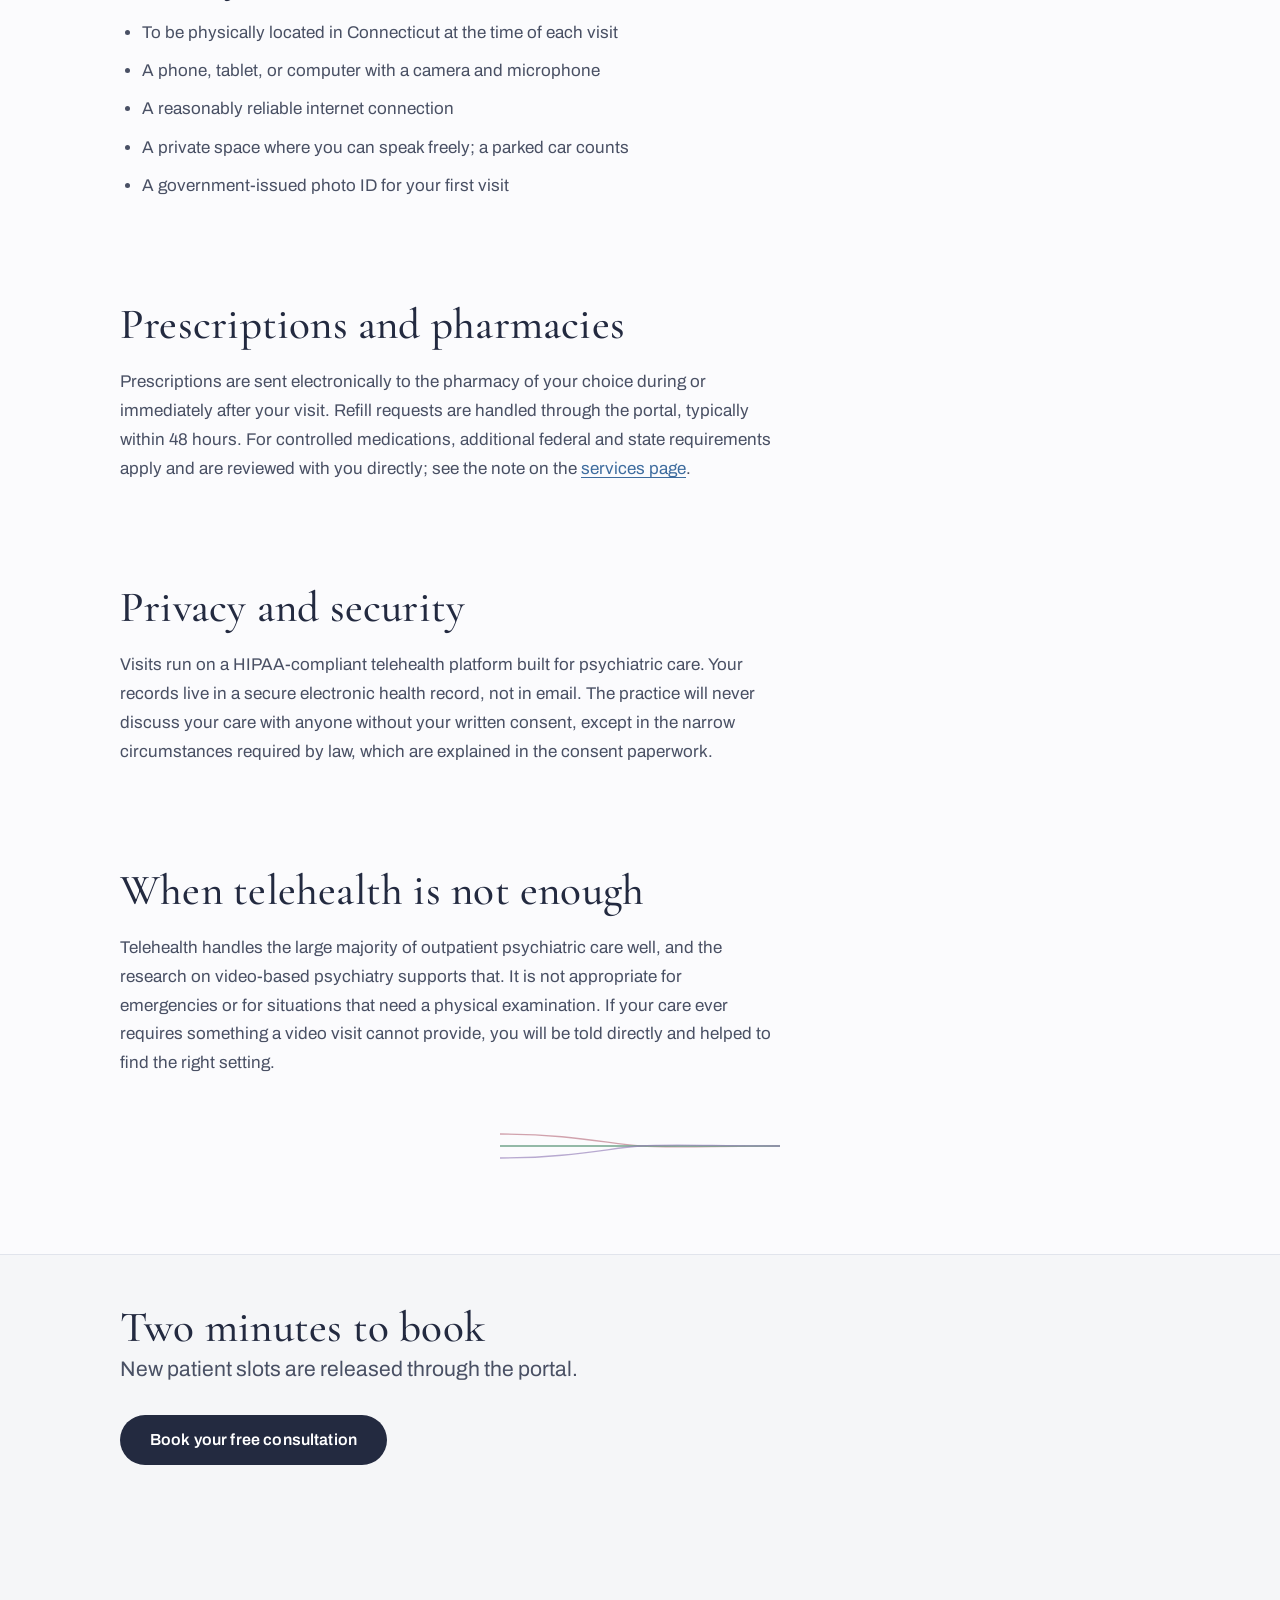
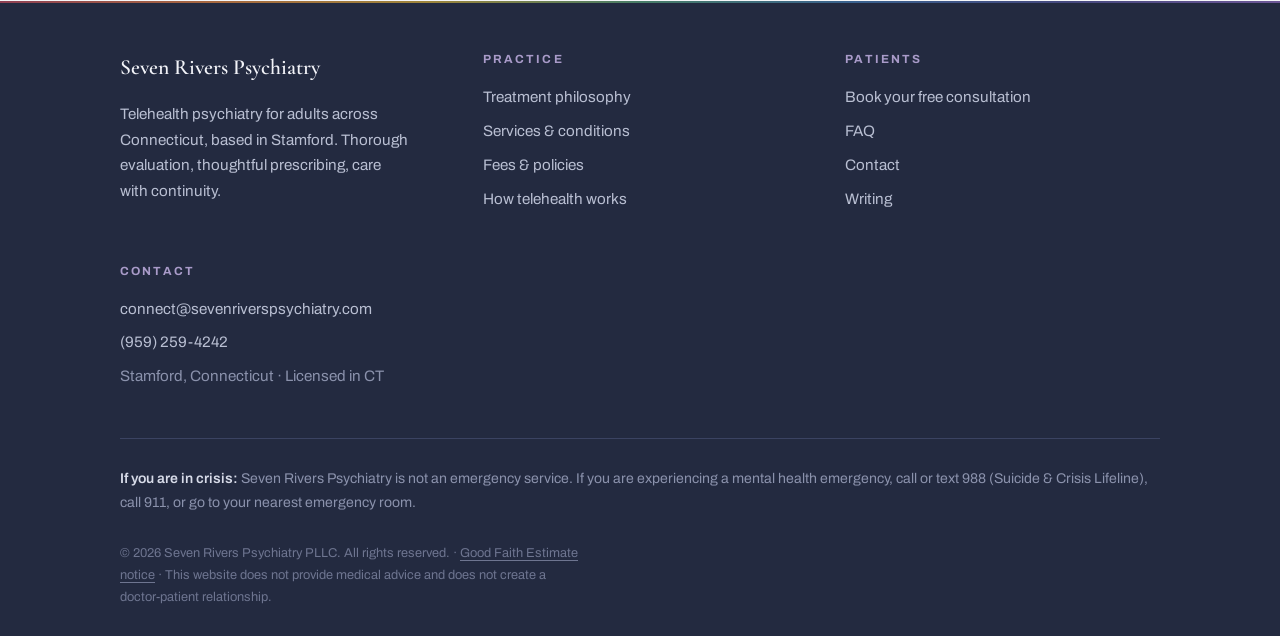
<file: telehealth.html>
<!DOCTYPE html>
<html lang="en">
<head>
  <meta charset="UTF-8">
  <meta name="viewport" content="width=device-width, initial-scale=1.0">
  <title>How Telehealth Works | Seven Rivers Psychiatry</title>
  <meta name="description" content="What to expect from telehealth psychiatry: booking, intake, your first visit, prescriptions, and technology requirements. For adults in Connecticut.">
  <link rel="preconnect" href="https://fonts.googleapis.com">
  <link rel="preconnect" href="https://fonts.gstatic.com" crossorigin>
  <link href="https://fonts.googleapis.com/css2?family=Cormorant+Garamond:ital,wght@0,500;0,600;1,500;1,600&family=Archivo:wght@400;500;600&display=swap" rel="stylesheet">
  <meta name="theme-color" content="#0B0E1A">
  <link rel="stylesheet" href="css/styles.css">
  <script>
    (function () {
      var q = new URLSearchParams(location.search).get("path");
      if (q === "healing" || q === "ascent") { try { localStorage.setItem("srp-path", q); } catch (e) {} }
      var p;
      try { p = localStorage.getItem("srp-path"); } catch (e) {}
      document.documentElement.dataset.path = (p === "healing" || p === "ascent") ? p : "ascent";
    })();
  </script>
  <!-- Privacy-friendly analytics by Plausible -->
  <script async src="https://plausible.io/js/pa-wE2gD0L0hzpS8bjC-G3VO.js"></script>
  <script>
    window.plausible=window.plausible||function(){(plausible.q=plausible.q||[]).push(arguments)},plausible.init=plausible.init||function(i){plausible.o=i||{}};
    plausible.init()
  </script>
  <!-- srp-head -->
  <link rel="icon" href="assets/favicon.svg" type="image/svg+xml">
  <link rel="icon" href="assets/favicon-32.png" sizes="32x32" type="image/png">
  <link rel="apple-touch-icon" href="assets/apple-touch-icon.png">
  <link rel="canonical" href="https://sevenriverspsychiatry.com/telehealth.html">
  <meta property="og:type" content="website">
  <meta property="og:site_name" content="Seven Rivers Psychiatry">
  <meta property="og:title" content="How Telehealth Works | Seven Rivers Psychiatry">
  <meta property="og:description" content="What to expect from telehealth psychiatry: booking, intake, your first visit, prescriptions, and technology requirements. For adults in Connecticut.">
  <meta property="og:url" content="https://sevenriverspsychiatry.com/telehealth.html">
  <meta property="og:image" content="https://sevenriverspsychiatry.com/assets/og-image.png">
  <meta property="og:image:width" content="1200">
  <meta property="og:image:height" content="630">
  <meta name="twitter:card" content="summary_large_image">
  <!-- /srp-head -->
</head>
<body>
  <div class="crisis-strip" role="note">In crisis? Call or text <a href="tel:988">988</a>, or call <a href="tel:911">911</a>.</div>
  <header class="site-header">
    <div class="wrap header-inner">
      <a class="wordmark" href="home.html">Seven Rivers <span class="wm-rule">Psychiatry</span></a>
      <button class="nav-toggle" aria-expanded="false" aria-controls="site-nav">Menu</button>
      <nav class="nav" id="site-nav" aria-label="Main">
        <a href="philosophy.html">Philosophy</a>
        <a href="services.html">Services</a>
        <a href="fees.html">Fees</a>
        <a href="telehealth.html" aria-current="page">Telehealth</a>
        <a href="blog/index.html">Writing</a>
        <a href="about.html">About</a>
        <a href="faq.html">FAQ</a>
        <div class="path-switch" role="group" aria-label="Choose your current">
          <button type="button" data-set="healing">Healing</button>
          <button type="button" data-set="ascent">Ascent</button>
        </div>
        <a class="btn btn-primary" href="/contact.html#book">Book your free consultation</a>
      </nav>
    </div>
  </header>

  <main>

    <section class="hero">
      <div class="wrap">
        <p class="eyebrow">How it works</p>
        <h1>Serious psychiatry, from <span class="display-em">wherever you are</span></h1>
        <p class="lede">Every visit happens by secure, HIPAA-compliant video through the patient portal. No commute, no waiting room, no lost afternoon. Just you and your psychiatrist, with everything in one place.</p>
      </div>
    </section>

    <section class="section">
      <div class="wrap">
        <div class="section-head">
          <p class="eyebrow">Your first visit</p>
          <h2>What actually happens</h2>
        </div>
        <div class="steps">
          <div class="step"><h3>Free consultation</h3><p>A 15-minute video call to answer your questions and confirm this is the right level of care. Free for every new patient, no obligation.</p></div>
          <div class="step"><h3>Before the evaluation</h3><p>You complete the intake questionnaire and consent forms, upload a photo ID, and list your current medications and pharmacy.</p></div>
          <div class="step"><h3>The evaluation</h3><p>Two 60-minute sessions on separate days of structured but human conversation. Come as you are; the days between sessions are part of the assessment: two looks at your life, days apart, help separate a passing state from a lasting pattern.</p></div>
          <div class="step"><h3>The plan</h3><p>You leave the second session with a working formulation and a plan you understand. Prescriptions go electronically to your pharmacy, and your follow-up is scheduled before you log off.</p></div>
        </div>
      </div>
    </section>

    <section class="section section-deep">
      <div class="wrap prose">
        <h2>What you need</h2>
        <ul>
          <li>To be physically located in Connecticut at the time of each visit</li>
          <li>A phone, tablet, or computer with a camera and microphone</li>
          <li>A reasonably reliable internet connection</li>
          <li>A private space where you can speak freely; a parked car counts</li>
          <li>A government-issued photo ID for your first visit</li>
        </ul>

        <h2>Prescriptions and pharmacies</h2>
        <p>Prescriptions are sent electronically to the pharmacy of your choice during or immediately after your visit. Refill requests are handled through the portal, typically within 48 hours. For controlled medications, additional federal and state requirements apply and are reviewed with you directly; see the note on the <a href="services.html">services page</a>.</p>

        <h2>Privacy and security</h2>
        <p>Visits run on a HIPAA-compliant telehealth platform built for psychiatric care. Your records live in a secure electronic health record, not in email. The practice will never discuss your care with anyone without your written consent, except in the narrow circumstances required by law, which are explained in the consent paperwork.</p>

        <h2>When telehealth is not enough</h2>
        <p>Telehealth handles the large majority of outpatient psychiatric care well, and the research on video-based psychiatry supports that. It is not appropriate for emergencies or for situations that need a physical examination. If your care ever requires something a video visit cannot provide, you will be told directly and helped to find the right setting.</p>
        <div class="divider" aria-hidden="true"><svg viewBox="0 0 280 40" xmlns="http://www.w3.org/2000/svg">
  <path d="M0,8 C70,8 110,18 140,20 C170,22 210,20 280,20"/>
  <path d="M0,20 C70,20 110,20 140,20 C170,20 210,20 280,20"/>
  <path d="M0,32 C70,32 110,22 140,20 C170,18 210,20 280,20"/>
</svg></div>
      </div>
    </section>

    <section class="section section-tight">
      <div class="wrap cta-band">
        <h2>Two minutes to book</h2>
        <p class="lede">New patient slots are released through the portal.</p>
        <a class="btn btn-primary btn-lg" href="/contact.html#book">Book your free consultation</a>
      </div>
    </section>

  </main>

  <footer class="site-footer">
    <div class="wrap">
      <div class="footer-grid">
        <div>
          <p class="footer-wordmark">Seven Rivers Psychiatry</p>
          <p style="font-size:0.95rem; max-width:32ch;">Telehealth psychiatry for adults across Connecticut, based in Stamford. Thorough evaluation, thoughtful prescribing, care with continuity.</p>
        </div>
        <div>
          <h4>Practice</h4>
          <ul>
            <li><a href="philosophy.html">Treatment philosophy</a></li>
            <li><a href="services.html">Services &amp; conditions</a></li>
            <li><a href="fees.html">Fees &amp; policies</a></li>
            <li><a href="telehealth.html">How telehealth works</a></li>
          </ul>
        </div>
        <div>
          <h4>Patients</h4>
          <ul>
            <li><a href="/contact.html#book">Book your free consultation</a></li>
            <li><a href="faq.html">FAQ</a></li>
            <li><a href="contact.html">Contact</a></li>
            <li><a href="blog/index.html">Writing</a></li>
          </ul>
        </div>
        <div>
          <h4>Contact</h4>
          <ul>
            <li><a href="mailto:connect@sevenriverspsychiatry.com">connect@sevenriverspsychiatry.com</a></li>
            <li><a href="tel:+19592594242">(959) 259-4242</a></li>
            <li>Stamford, Connecticut &middot; Licensed in CT</li>
          </ul>
        </div>
      </div>
      <p class="footer-crisis"><strong>If you are in crisis:</strong> Seven Rivers Psychiatry is not an emergency service. If you are experiencing a mental health emergency, call or text 988 (Suicide &amp; Crisis Lifeline), call 911, or go to your nearest emergency room.</p>
      <p class="footer-legal">&copy; 2026 Seven Rivers Psychiatry PLLC. All rights reserved. &middot; <a href="fees.html#gfe">Good Faith Estimate notice</a> &middot; This website does not provide medical advice and does not create a doctor-patient relationship.</p>
    </div>
  </footer>
  <script src="js/main.js"></script>
</body>
</html>
</file>
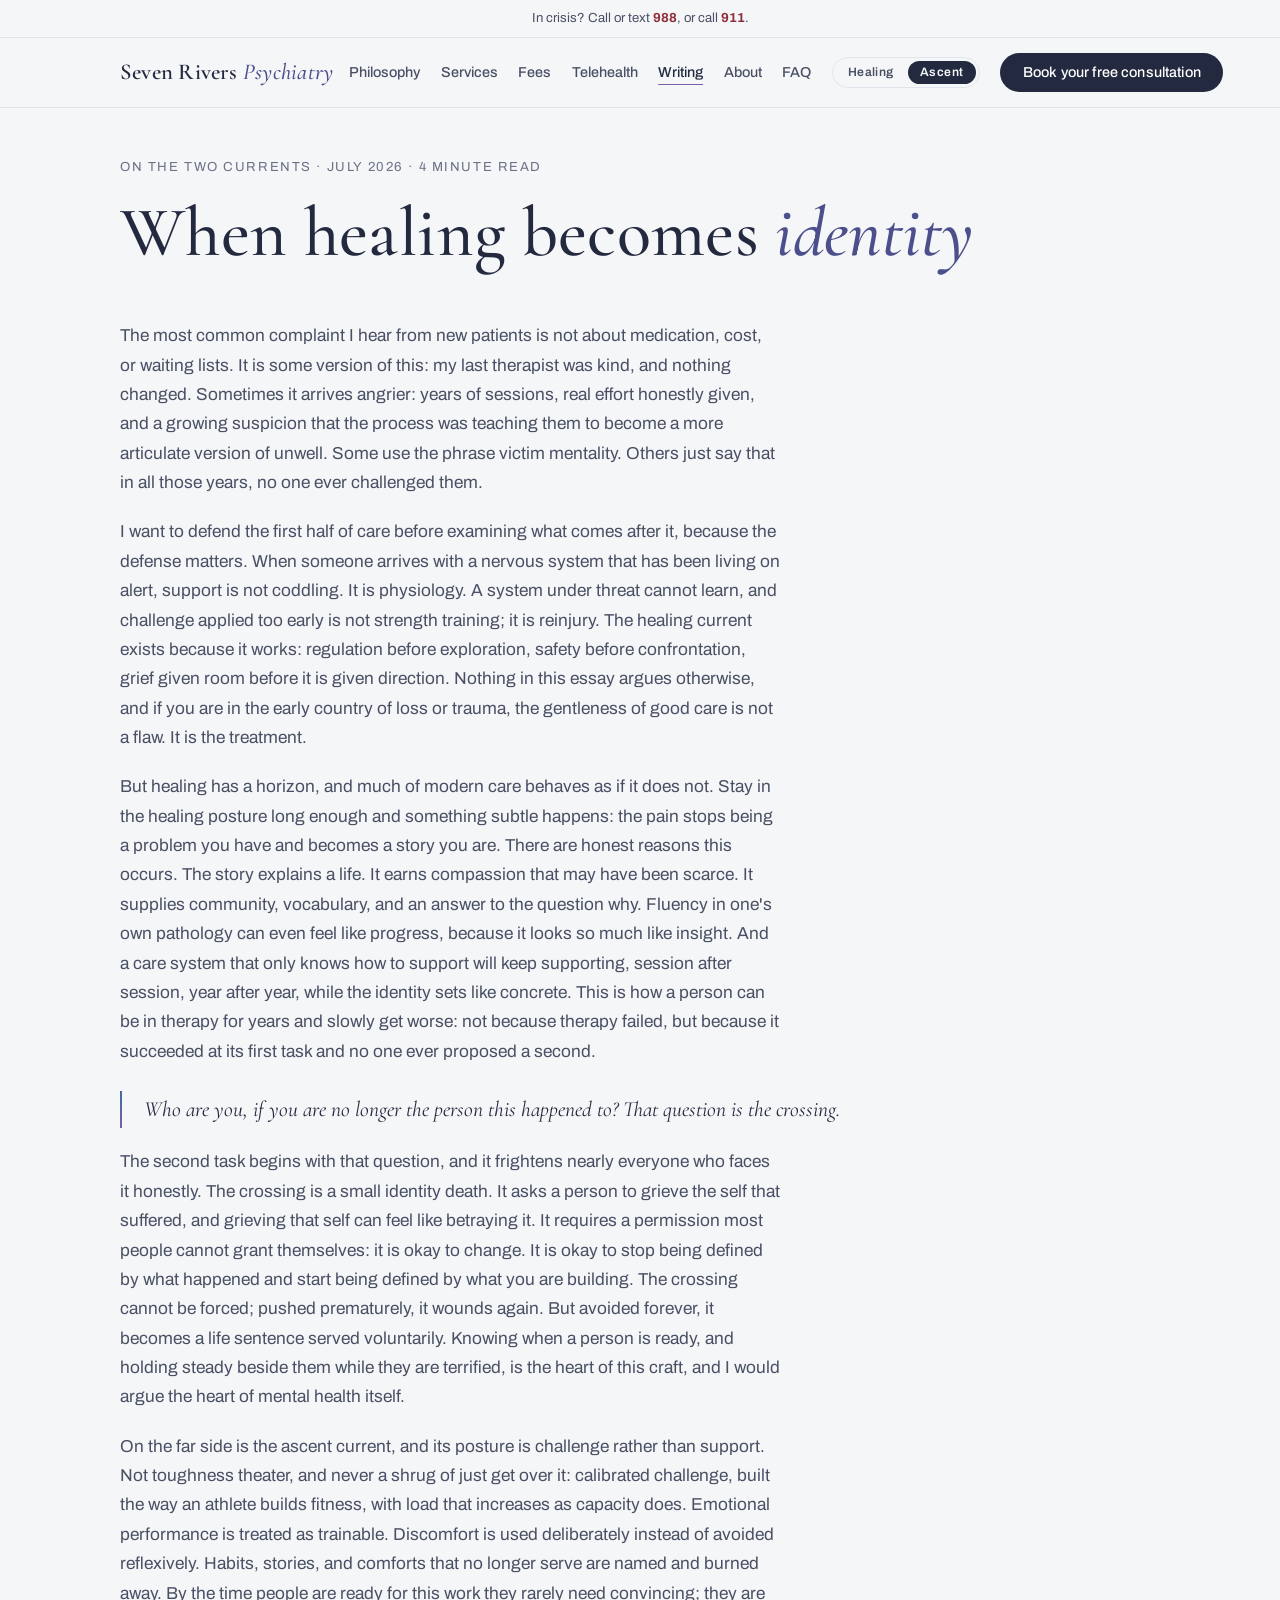
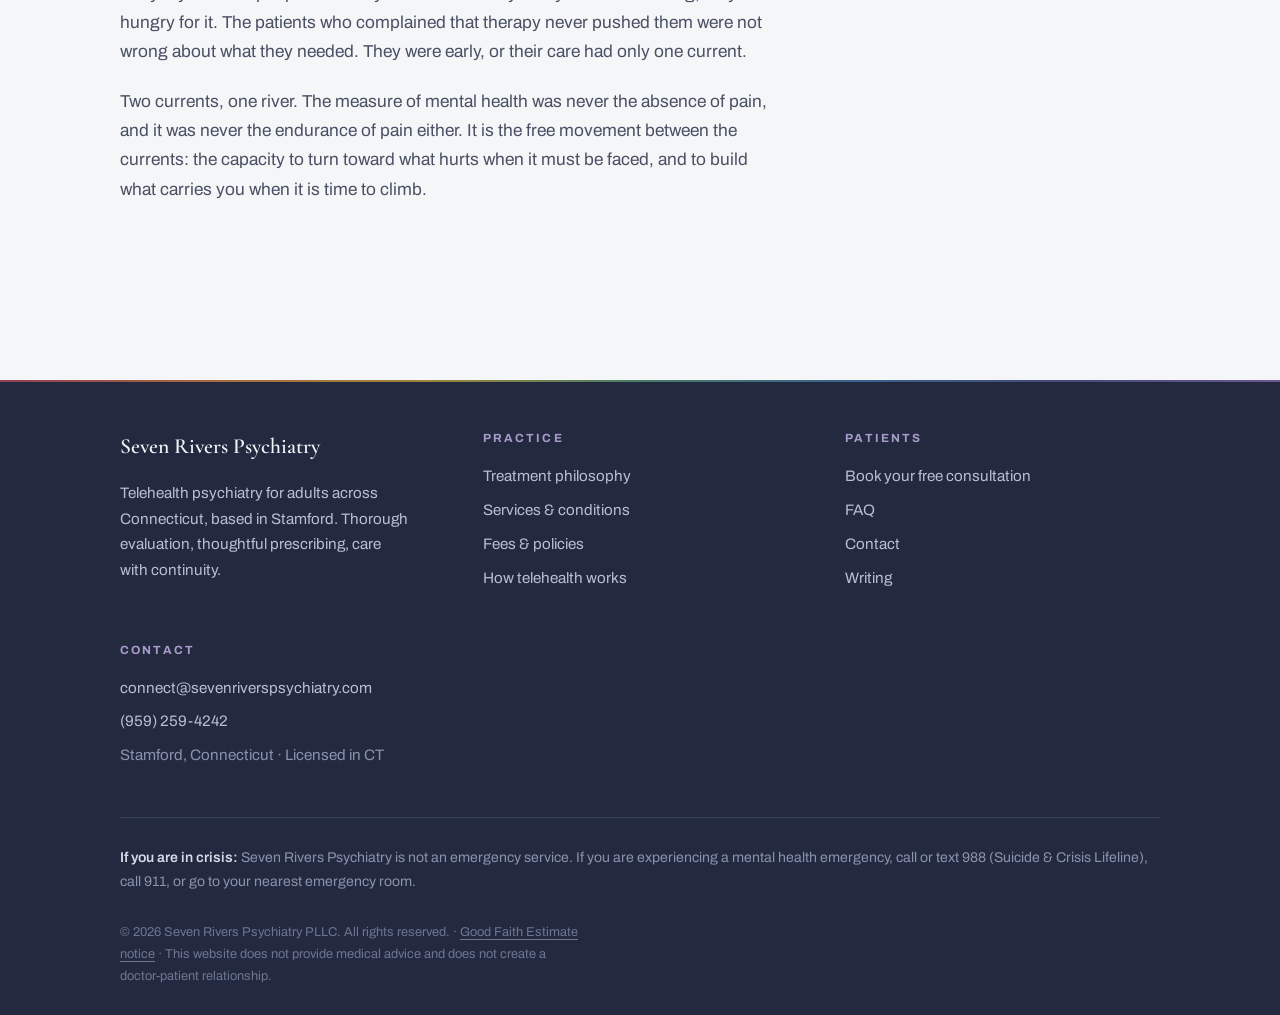
<file: blog/when-healing-becomes-identity.html>
<!DOCTYPE html>
<html lang="en">
<head>
  <meta charset="UTF-8">
  <meta name="viewport" content="width=device-width, initial-scale=1.0">
  <title>When healing becomes identity | Seven Rivers Psychiatry</title>
  <meta name="description" content="Years of kind, supportive therapy can leave a person more fluent in their pain and no closer to a life. On the crossing, why it terrifies, and why navigating it is the heart of mental health.">
  <link rel="preconnect" href="https://fonts.googleapis.com">
  <link rel="preconnect" href="https://fonts.gstatic.com" crossorigin>
  <link href="https://fonts.googleapis.com/css2?family=Cormorant+Garamond:ital,wght@0,500;0,600;1,500;1,600&family=Archivo:wght@400;500;600&display=swap" rel="stylesheet">
  <meta name="theme-color" content="#0B0E1A">
  <link rel="stylesheet" href="../css/styles.css">
  <script>
    (function () {
      var q = new URLSearchParams(location.search).get("path");
      if (q === "healing" || q === "ascent") { try { localStorage.setItem("srp-path", q); } catch (e) {} }
      var p;
      try { p = localStorage.getItem("srp-path"); } catch (e) {}
      document.documentElement.dataset.path = (p === "healing" || p === "ascent") ? p : "ascent";
    })();
  </script>
  <!-- Privacy-friendly analytics by Plausible -->
  <script async src="https://plausible.io/js/pa-wE2gD0L0hzpS8bjC-G3VO.js"></script>
  <script>
    window.plausible=window.plausible||function(){(plausible.q=plausible.q||[]).push(arguments)},plausible.init=plausible.init||function(i){plausible.o=i||{}};
    plausible.init()
  </script>
  <!-- srp-head -->
  <link rel="icon" href="../assets/favicon.svg" type="image/svg+xml">
  <link rel="icon" href="../assets/favicon-32.png" sizes="32x32" type="image/png">
  <link rel="apple-touch-icon" href="../assets/apple-touch-icon.png">
  <link rel="canonical" href="https://sevenriverspsychiatry.com/blog/when-healing-becomes-identity.html">
  <meta property="og:type" content="article">
  <meta property="og:site_name" content="Seven Rivers Psychiatry">
  <meta property="og:title" content="When healing becomes identity | Seven Rivers Psychiatry">
  <meta property="og:description" content="Years of kind, supportive therapy can leave a person more fluent in their pain and no closer to a life. On the crossing, why it terrifies, and why navigating it is the heart of mental health.">
  <meta property="og:url" content="https://sevenriverspsychiatry.com/blog/when-healing-becomes-identity.html">
  <meta property="og:image" content="https://sevenriverspsychiatry.com/assets/og-image.png">
  <meta property="og:image:width" content="1200">
  <meta property="og:image:height" content="630">
  <meta name="twitter:card" content="summary_large_image">
  <!-- /srp-head -->
</head>
<body>
  <div class="crisis-strip" role="note">In crisis? Call or text <a href="tel:988">988</a>, or call <a href="tel:911">911</a>.</div>
  <header class="site-header">
    <div class="wrap header-inner">
      <a class="wordmark" href="../home.html">Seven Rivers <span class="wm-rule">Psychiatry</span></a>
      <button class="nav-toggle" aria-expanded="false" aria-controls="site-nav">Menu</button>
      <nav class="nav" id="site-nav" aria-label="Main">
        <a href="../philosophy.html">Philosophy</a>
        <a href="../services.html">Services</a>
        <a href="../fees.html">Fees</a>
        <a href="../telehealth.html">Telehealth</a>
        <a href="../blog/index.html" aria-current="page">Writing</a>
        <a href="../about.html">About</a>
        <a href="../faq.html">FAQ</a>
        <div class="path-switch" role="group" aria-label="Choose your current">
          <button type="button" data-set="healing">Healing</button>
          <button type="button" data-set="ascent">Ascent</button>
        </div>
        <a class="btn btn-primary" href="/contact.html#book">Book your free consultation</a>
      </nav>
    </div>
  </header>

  <main>

    <article class="post">
      <div class="wrap">
        <div class="post-header">
          <p class="meta">On the two currents &middot; July 2026 &middot; 4 minute read</p>
          <h1>When healing becomes <span class="display-em">identity</span></h1>
        </div>
        <div class="prose">
          <p>The most common complaint I hear from new patients is not about medication, cost, or waiting lists. It is some version of this: my last therapist was kind, and nothing changed. Sometimes it arrives angrier: years of sessions, real effort honestly given, and a growing suspicion that the process was teaching them to become a more articulate version of unwell. Some use the phrase victim mentality. Others just say that in all those years, no one ever challenged them.</p>

          <p>I want to defend the first half of care before examining what comes after it, because the defense matters. When someone arrives with a nervous system that has been living on alert, support is not coddling. It is physiology. A system under threat cannot learn, and challenge applied too early is not strength training; it is reinjury. The healing current exists because it works: regulation before exploration, safety before confrontation, grief given room before it is given direction. Nothing in this essay argues otherwise, and if you are in the early country of loss or trauma, the gentleness of good care is not a flaw. It is the treatment.</p>

          <p>But healing has a horizon, and much of modern care behaves as if it does not. Stay in the healing posture long enough and something subtle happens: the pain stops being a problem you have and becomes a story you are. There are honest reasons this occurs. The story explains a life. It earns compassion that may have been scarce. It supplies community, vocabulary, and an answer to the question why. Fluency in one's own pathology can even feel like progress, because it looks so much like insight. And a care system that only knows how to support will keep supporting, session after session, year after year, while the identity sets like concrete. This is how a person can be in therapy for years and slowly get worse: not because therapy failed, but because it succeeded at its first task and no one ever proposed a second.</p>

          <blockquote>Who are you, if you are no longer the person this happened to? That question is the crossing.</blockquote>

          <p>The second task begins with that question, and it frightens nearly everyone who faces it honestly. The crossing is a small identity death. It asks a person to grieve the self that suffered, and grieving that self can feel like betraying it. It requires a permission most people cannot grant themselves: it is okay to change. It is okay to stop being defined by what happened and start being defined by what you are building. The crossing cannot be forced; pushed prematurely, it wounds again. But avoided forever, it becomes a life sentence served voluntarily. Knowing when a person is ready, and holding steady beside them while they are terrified, is the heart of this craft, and I would argue the heart of mental health itself.</p>

          <p>On the far side is the ascent current, and its posture is challenge rather than support. Not toughness theater, and never a shrug of just get over it: calibrated challenge, built the way an athlete builds fitness, with load that increases as capacity does. Emotional performance is treated as trainable. Discomfort is used deliberately instead of avoided reflexively. Habits, stories, and comforts that no longer serve are named and burned away. By the time people are ready for this work they rarely need convincing; they are hungry for it. The patients who complained that therapy never pushed them were not wrong about what they needed. They were early, or their care had only one current.</p>

          <p>Two currents, one river. The measure of mental health was never the absence of pain, and it was never the endurance of pain either. It is the free movement between the currents: the capacity to turn toward what hurts when it must be faced, and to build what carries you when it is time to climb.</p>
        </div>
      </div>
    </article>

  </main>

  <footer class="site-footer">
    <div class="wrap">
      <div class="footer-grid">
        <div>
          <p class="footer-wordmark">Seven Rivers Psychiatry</p>
          <p style="font-size:0.95rem; max-width:32ch;">Telehealth psychiatry for adults across Connecticut, based in Stamford. Thorough evaluation, thoughtful prescribing, care with continuity.</p>
        </div>
        <div>
          <h4>Practice</h4>
          <ul>
            <li><a href="../philosophy.html">Treatment philosophy</a></li>
            <li><a href="../services.html">Services &amp; conditions</a></li>
            <li><a href="../fees.html">Fees &amp; policies</a></li>
            <li><a href="../telehealth.html">How telehealth works</a></li>
          </ul>
        </div>
        <div>
          <h4>Patients</h4>
          <ul>
            <li><a href="/contact.html#book">Book your free consultation</a></li>
            <li><a href="../faq.html">FAQ</a></li>
            <li><a href="../contact.html">Contact</a></li>
            <li><a href="../blog/index.html">Writing</a></li>
          </ul>
        </div>
        <div>
          <h4>Contact</h4>
          <ul>
            <li><a href="mailto:connect@sevenriverspsychiatry.com">connect@sevenriverspsychiatry.com</a></li>
            <li><a href="tel:+19592594242">(959) 259-4242</a></li>
            <li>Stamford, Connecticut &middot; Licensed in CT</li>
          </ul>
        </div>
      </div>
      <p class="footer-crisis"><strong>If you are in crisis:</strong> Seven Rivers Psychiatry is not an emergency service. If you are experiencing a mental health emergency, call or text 988 (Suicide &amp; Crisis Lifeline), call 911, or go to your nearest emergency room.</p>
      <p class="footer-legal">&copy; 2026 Seven Rivers Psychiatry PLLC. All rights reserved. &middot; <a href="../fees.html#gfe">Good Faith Estimate notice</a> &middot; This website does not provide medical advice and does not create a doctor-patient relationship.</p>
    </div>
  </footer>
  <script src="../js/main.js"></script>
</body>
</html>
</file>
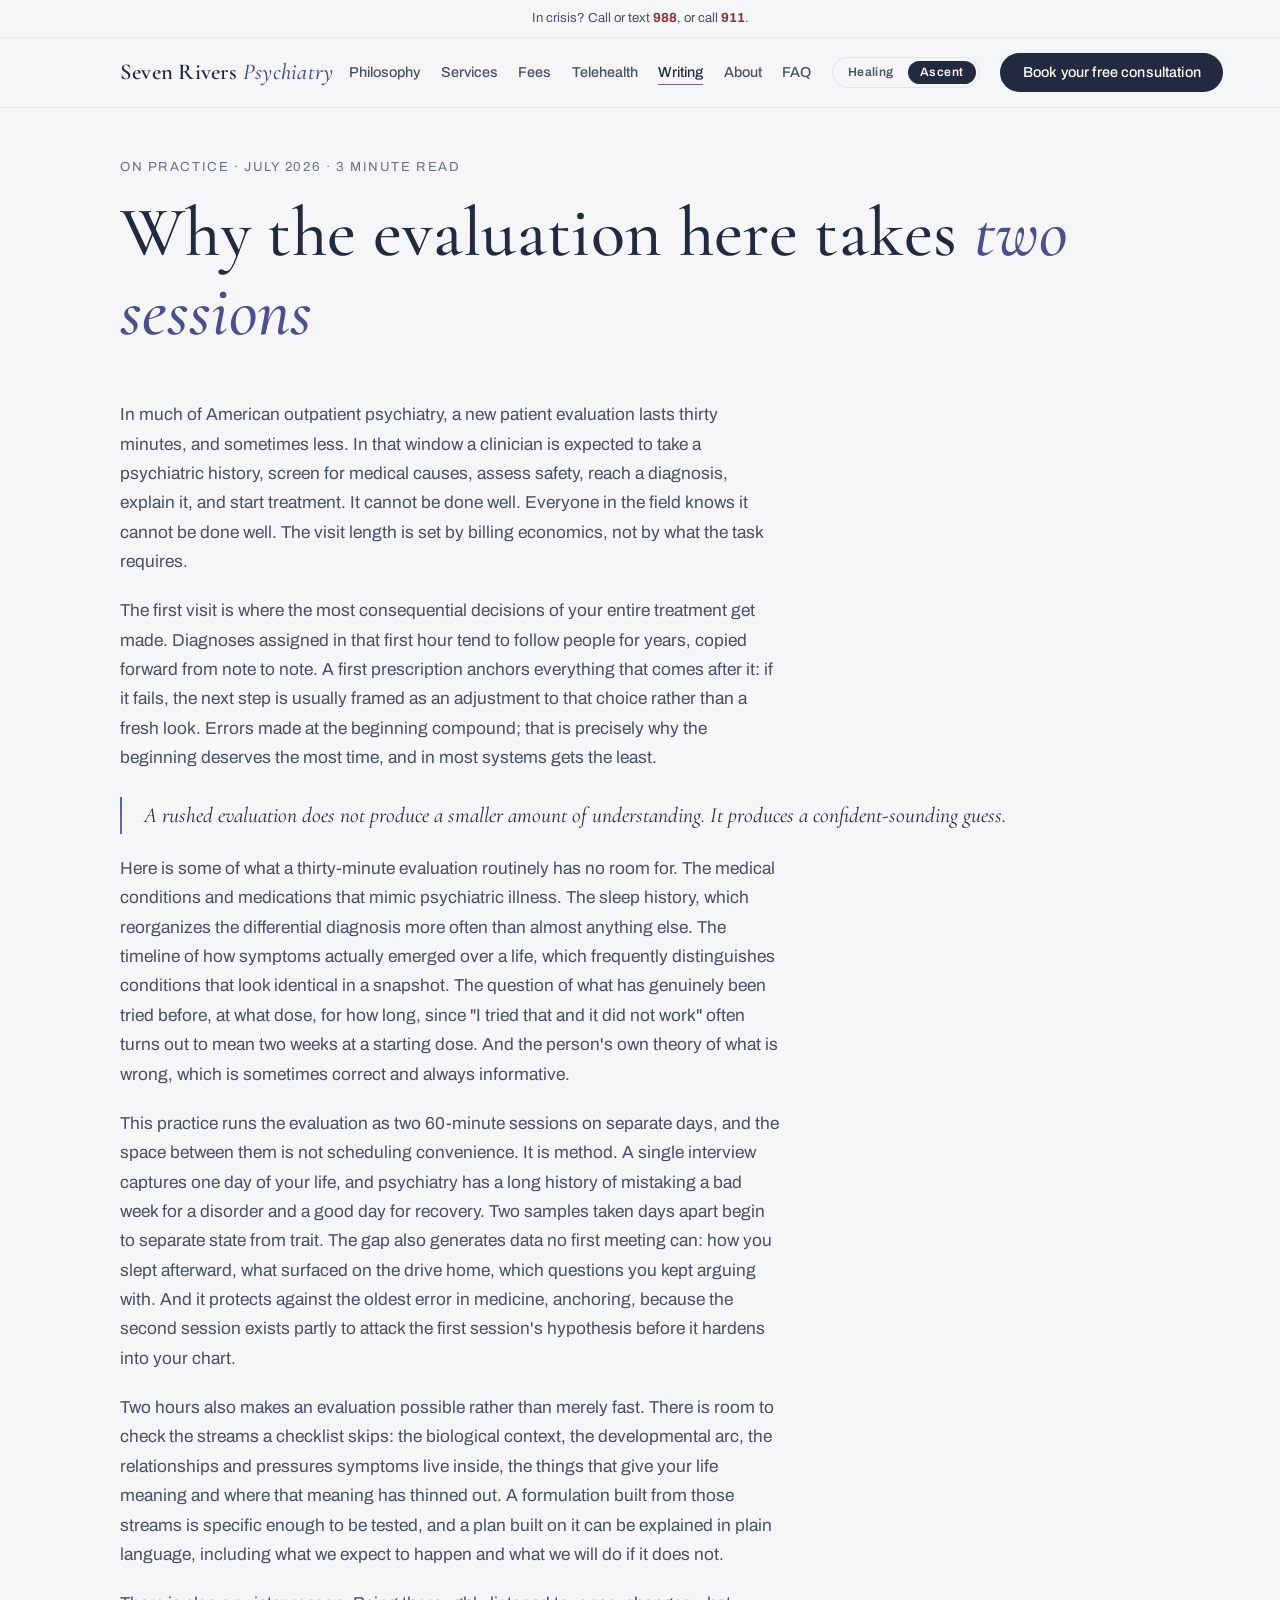
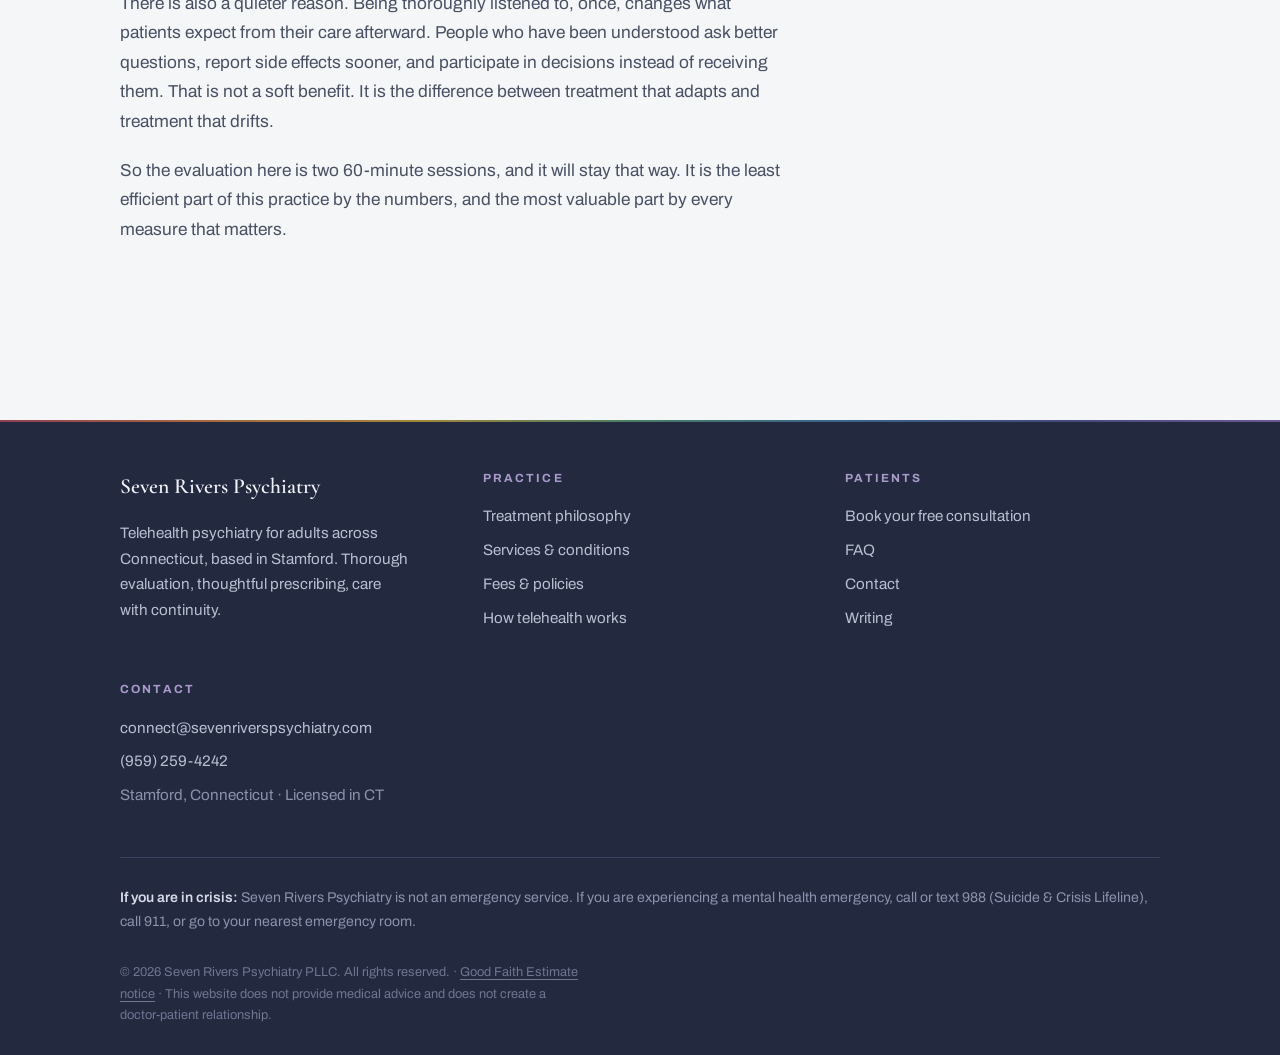
<file: blog/why-two-sessions.html>
<!DOCTYPE html>
<html lang="en">
<head>
  <meta charset="UTF-8">
  <meta name="viewport" content="width=device-width, initial-scale=1.0">
  <title>Why the evaluation here takes two sessions | Seven Rivers Psychiatry</title>
  <meta name="description" content="The most consequential decisions in psychiatric care are made at the very beginning. Here is what changes when the beginning is given two sessions instead of thirty minutes.">
  <link rel="preconnect" href="https://fonts.googleapis.com">
  <link rel="preconnect" href="https://fonts.gstatic.com" crossorigin>
  <link href="https://fonts.googleapis.com/css2?family=Cormorant+Garamond:ital,wght@0,500;0,600;1,500;1,600&family=Archivo:wght@400;500;600&display=swap" rel="stylesheet">
  <meta name="theme-color" content="#0B0E1A">
  <link rel="stylesheet" href="../css/styles.css">
  <script>
    (function () {
      var q = new URLSearchParams(location.search).get("path");
      if (q === "healing" || q === "ascent") { try { localStorage.setItem("srp-path", q); } catch (e) {} }
      var p;
      try { p = localStorage.getItem("srp-path"); } catch (e) {}
      document.documentElement.dataset.path = (p === "healing" || p === "ascent") ? p : "ascent";
    })();
  </script>
  <!-- Privacy-friendly analytics by Plausible -->
  <script async src="https://plausible.io/js/pa-wE2gD0L0hzpS8bjC-G3VO.js"></script>
  <script>
    window.plausible=window.plausible||function(){(plausible.q=plausible.q||[]).push(arguments)},plausible.init=plausible.init||function(i){plausible.o=i||{}};
    plausible.init()
  </script>
  <!-- srp-head -->
  <link rel="icon" href="../assets/favicon.svg" type="image/svg+xml">
  <link rel="icon" href="../assets/favicon-32.png" sizes="32x32" type="image/png">
  <link rel="apple-touch-icon" href="../assets/apple-touch-icon.png">
  <link rel="canonical" href="https://sevenriverspsychiatry.com/blog/why-two-sessions.html">
  <meta property="og:type" content="article">
  <meta property="og:site_name" content="Seven Rivers Psychiatry">
  <meta property="og:title" content="Why the evaluation here takes two sessions | Seven Rivers Psychiatry">
  <meta property="og:description" content="The most consequential decisions in psychiatric care are made at the very beginning. Here is what changes when the beginning is given two sessions instead of thirty minutes.">
  <meta property="og:url" content="https://sevenriverspsychiatry.com/blog/why-two-sessions.html">
  <meta property="og:image" content="https://sevenriverspsychiatry.com/assets/og-image.png">
  <meta property="og:image:width" content="1200">
  <meta property="og:image:height" content="630">
  <meta name="twitter:card" content="summary_large_image">
  <!-- /srp-head -->
</head>
<body>
  <div class="crisis-strip" role="note">In crisis? Call or text <a href="tel:988">988</a>, or call <a href="tel:911">911</a>.</div>
  <header class="site-header">
    <div class="wrap header-inner">
      <a class="wordmark" href="../home.html">Seven Rivers <span class="wm-rule">Psychiatry</span></a>
      <button class="nav-toggle" aria-expanded="false" aria-controls="site-nav">Menu</button>
      <nav class="nav" id="site-nav" aria-label="Main">
        <a href="../philosophy.html">Philosophy</a>
        <a href="../services.html">Services</a>
        <a href="../fees.html">Fees</a>
        <a href="../telehealth.html">Telehealth</a>
        <a href="../blog/index.html" aria-current="page">Writing</a>
        <a href="../about.html">About</a>
        <a href="../faq.html">FAQ</a>
        <div class="path-switch" role="group" aria-label="Choose your current">
          <button type="button" data-set="healing">Healing</button>
          <button type="button" data-set="ascent">Ascent</button>
        </div>
        <a class="btn btn-primary" href="/contact.html#book">Book your free consultation</a>
      </nav>
    </div>
  </header>

  <main>

    <article class="post">
      <div class="wrap">
        <div class="post-header">
          <p class="meta">On practice &middot; July 2026 &middot; 3 minute read</p>
          <h1>Why the evaluation here takes <span class="display-em">two sessions</span></h1>
        </div>
        <div class="prose">
          <p>In much of American outpatient psychiatry, a new patient evaluation lasts thirty minutes, and sometimes less. In that window a clinician is expected to take a psychiatric history, screen for medical causes, assess safety, reach a diagnosis, explain it, and start treatment. It cannot be done well. Everyone in the field knows it cannot be done well. The visit length is set by billing economics, not by what the task requires.</p>

          <p>The first visit is where the most consequential decisions of your entire treatment get made. Diagnoses assigned in that first hour tend to follow people for years, copied forward from note to note. A first prescription anchors everything that comes after it: if it fails, the next step is usually framed as an adjustment to that choice rather than a fresh look. Errors made at the beginning compound; that is precisely why the beginning deserves the most time, and in most systems gets the least.</p>

          <blockquote>A rushed evaluation does not produce a smaller amount of understanding. It produces a confident-sounding guess.</blockquote>

          <p>Here is some of what a thirty-minute evaluation routinely has no room for. The medical conditions and medications that mimic psychiatric illness. The sleep history, which reorganizes the differential diagnosis more often than almost anything else. The timeline of how symptoms actually emerged over a life, which frequently distinguishes conditions that look identical in a snapshot. The question of what has genuinely been tried before, at what dose, for how long, since "I tried that and it did not work" often turns out to mean two weeks at a starting dose. And the person's own theory of what is wrong, which is sometimes correct and always informative.</p>

          <p>This practice runs the evaluation as two 60-minute sessions on separate days, and the space between them is not scheduling convenience. It is method. A single interview captures one day of your life, and psychiatry has a long history of mistaking a bad week for a disorder and a good day for recovery. Two samples taken days apart begin to separate state from trait. The gap also generates data no first meeting can: how you slept afterward, what surfaced on the drive home, which questions you kept arguing with. And it protects against the oldest error in medicine, anchoring, because the second session exists partly to attack the first session's hypothesis before it hardens into your chart.</p>

          <p>Two hours also makes an evaluation possible rather than merely fast. There is room to check the streams a checklist skips: the biological context, the developmental arc, the relationships and pressures symptoms live inside, the things that give your life meaning and where that meaning has thinned out. A formulation built from those streams is specific enough to be tested, and a plan built on it can be explained in plain language, including what we expect to happen and what we will do if it does not.</p>

          <p>There is also a quieter reason. Being thoroughly listened to, once, changes what patients expect from their care afterward. People who have been understood ask better questions, report side effects sooner, and participate in decisions instead of receiving them. That is not a soft benefit. It is the difference between treatment that adapts and treatment that drifts.</p>

          <p>So the evaluation here is two 60-minute sessions, and it will stay that way. It is the least efficient part of this practice by the numbers, and the most valuable part by every measure that matters.</p>
        </div>
      </div>
    </article>

  </main>

  <footer class="site-footer">
    <div class="wrap">
      <div class="footer-grid">
        <div>
          <p class="footer-wordmark">Seven Rivers Psychiatry</p>
          <p style="font-size:0.95rem; max-width:32ch;">Telehealth psychiatry for adults across Connecticut, based in Stamford. Thorough evaluation, thoughtful prescribing, care with continuity.</p>
        </div>
        <div>
          <h4>Practice</h4>
          <ul>
            <li><a href="../philosophy.html">Treatment philosophy</a></li>
            <li><a href="../services.html">Services &amp; conditions</a></li>
            <li><a href="../fees.html">Fees &amp; policies</a></li>
            <li><a href="../telehealth.html">How telehealth works</a></li>
          </ul>
        </div>
        <div>
          <h4>Patients</h4>
          <ul>
            <li><a href="/contact.html#book">Book your free consultation</a></li>
            <li><a href="../faq.html">FAQ</a></li>
            <li><a href="../contact.html">Contact</a></li>
            <li><a href="../blog/index.html">Writing</a></li>
          </ul>
        </div>
        <div>
          <h4>Contact</h4>
          <ul>
            <li><a href="mailto:connect@sevenriverspsychiatry.com">connect@sevenriverspsychiatry.com</a></li>
            <li><a href="tel:+19592594242">(959) 259-4242</a></li>
            <li>Stamford, Connecticut &middot; Licensed in CT</li>
          </ul>
        </div>
      </div>
      <p class="footer-crisis"><strong>If you are in crisis:</strong> Seven Rivers Psychiatry is not an emergency service. If you are experiencing a mental health emergency, call or text 988 (Suicide &amp; Crisis Lifeline), call 911, or go to your nearest emergency room.</p>
      <p class="footer-legal">&copy; 2026 Seven Rivers Psychiatry PLLC. All rights reserved. &middot; <a href="../fees.html#gfe">Good Faith Estimate notice</a> &middot; This website does not provide medical advice and does not create a doctor-patient relationship.</p>
    </div>
  </footer>
  <script src="../js/main.js"></script>
</body>
</html>
</file>
<file: css/styles.css>
/* ==========================================================
   Seven Rivers Psychiatry — Two Currents, One River
   Ascent (dawn): silver-mist canvas, indigo-slate ink,
   mineral chakra gems. Default current.
   Healing (night): deep space-navy canvas, moonlit silver,
   luminous chakra gems. Applied via html[data-path="healing"].
   Display: Cormorant Garamond. Body: Archivo.
   ========================================================== */

:root {
  /* ----- Ascent (default) ----- */
  --canvas: #F5F6F8;
  --raised: #FBFBFD;
  --panel: #FFFFFF;
  --hairline: #E1E4EC;
  --t-strong: #232A40;
  --t-body: #495064;
  --t-faint: #6B7288;
  --accent: #3E6C9E;
  --accent-hover: #4C4F8B;
  --accent-2: #7A5FA6;
  --em: #4C4F8B;

  --gem1: #A34457;
  --gem2: #BF7440;
  --gem3: #B3953A;
  --gem4: #4E8C6E;
  --gem5: #3E6C9E;
  --gem6: #4C4F8B;
  --gem7: #7A5FA6;
  --spectrum: linear-gradient(90deg, #A34457, #BF7440, #B3953A, #4E8C6E, #3E6C9E, #4C4F8B, #7A5FA6);

  --s-crown: rgba(122, 95, 166, 0.65);
  --s-thirdeye: rgba(76, 79, 139, 0.6);
  --s-throat: rgba(62, 108, 158, 0.6);
  --s-solar: rgba(179, 149, 58, 0.6);
  --s-sacral: rgba(191, 116, 64, 0.6);
  --s-root: rgba(163, 68, 87, 0.6);
  --main-glow: none;

  --btn-bg: #232A40;
  --btn-fg: #FFFFFF;
  --btn-hover-bg: #4C4F8B;
  --btn-hover-shadow: 0 6px 22px rgba(76, 79, 139, 0.28);
  --ghost-border: #CCD1DD;
  --ghost-border-hover: #545C74;
  --ghost-hover-bg: #FFFFFF;

  --alt-bg: #232A40;
  --alt-h: #F2F3F8;
  --alt-p: #B9BFD2;
  --alt-eyebrow: #A99BC9;
  --alt-link: #A9C4E2;
  --alt-card-bg: #2B3350;
  --alt-card-border: #3B4362;

  --card-hover-border: #C6CBDA;
  --card-hover-shadow: 0 8px 26px rgba(35, 42, 64, 0.06);
  --fee: #4C4F8B;
  --bq-grad: linear-gradient(180deg, #3E6C9E, #7A5FA6);
  --step-grad: linear-gradient(90deg, rgba(62, 108, 158, 0.75), rgba(122, 95, 166, 0.2));
  --notice-accent: #3E6C9E;
  --crisis-accent: #8F2F3B;
  --th-bg: #FAFAFC;
  --selection: rgba(122, 95, 166, 0.22);
  --hero-glow: none;

  --footer-bg: #232A40;
  --footer-line: linear-gradient(90deg, #A34457, #BF7440, #B3953A, #4E8C6E, #3E6C9E, #4C4F8B, #7A5FA6);
  --footer-line-opacity: 0.85;
  --footer-h4: #A99BC9;
  --footer-fg: #B9BFD2;
  --footer-li: #8B92AC;
  --footer-strong: #D7DBE8;
  --footer-legal: #6E7590;
  --footer-hairline: #3B4362;
  --footer-wordmark: #F2F3F8;

  --font-display: "Cormorant Garamond", Georgia, serif;
  --font-body: "Archivo", "Helvetica Neue", Arial, sans-serif;
  --measure: 66ch;
  --radius: 12px;
  --space-1: 0.5rem;
  --space-2: 1rem;
  --space-3: 1.75rem;
  --space-4: 3rem;
  --space-5: 5.5rem;
  --maxw: 1120px;

  /* Still Water motion tokens */
  --ease-current: cubic-bezier(0.33, 0.8, 0.35, 1);
  --t-quick: 100ms;
  --t-flow: 250ms;
  --t-arrive: 600ms;
}

/* ----- Healing (night) overrides ----- */
html[data-path="healing"] {
  --canvas: #0B0E1A;
  --raised: rgba(255, 255, 255, 0.028);
  --panel: rgba(255, 255, 255, 0.035);
  --hairline: rgba(233, 236, 245, 0.10);
  --t-strong: #E9ECF5;
  --t-body: #A6AEC4;
  --t-faint: #8A90A8;
  --accent: #6FE3E4;
  --accent-hover: #A7F0F1;
  --accent-2: #EE6FCB;
  --em: #8E7CF5;

  --gem1: #C9596C;
  --gem2: #D28A52;
  --gem3: #CBB04B;
  --gem4: #63A886;
  --gem5: #5D8FC4;
  --gem6: #7C7FC0;
  --gem7: #9B7FC9;
  --spectrum: linear-gradient(90deg, #C9596C, #D28A52, #CBB04B, #63A886, #5D8FC4, #7C7FC0, #9B7FC9);

  --s-crown: rgba(155, 127, 201, 0.55);
  --s-thirdeye: rgba(124, 127, 192, 0.5);
  --s-throat: rgba(93, 143, 196, 0.5);
  --s-solar: rgba(203, 176, 75, 0.45);
  --s-sacral: rgba(210, 138, 82, 0.45);
  --s-root: rgba(201, 89, 108, 0.5);
  --main-glow: drop-shadow(0 0 7px rgba(142, 124, 245, 0.6)) drop-shadow(0 0 16px rgba(111, 227, 228, 0.3));

  --btn-bg: #E9ECF5;
  --btn-fg: #0B0E1A;
  --btn-hover-bg: #FFFFFF;
  --btn-hover-shadow: 0 0 28px rgba(111, 227, 228, 0.28), 0 0 10px rgba(238, 111, 203, 0.15);
  --ghost-border: rgba(233, 236, 245, 0.2);
  --ghost-border-hover: rgba(233, 236, 245, 0.4);
  --ghost-hover-bg: rgba(255, 255, 255, 0.04);

  --alt-bg: #10152A;
  --alt-h: #E9ECF5;
  --alt-p: #A6AEC4;
  --alt-eyebrow: #EE6FCB;
  --alt-link: #6FE3E4;
  --alt-card-bg: rgba(255, 255, 255, 0.035);
  --alt-card-border: rgba(233, 236, 245, 0.10);

  --card-hover-border: rgba(142, 124, 245, 0.35);
  --card-hover-shadow: none;
  --fee: #6FE3E4;
  --bq-grad: linear-gradient(180deg, #6FE3E4, #EE6FCB);
  --step-grad: linear-gradient(90deg, rgba(111, 227, 228, 0.7), rgba(238, 111, 203, 0.15));
  --notice-accent: #8E7CF5;
  --crisis-accent: #F2AEB8;
  --th-bg: rgba(255, 255, 255, 0.03);
  --selection: rgba(142, 124, 245, 0.4);
  --hero-glow: none;

  --footer-bg: #080B15;
  --footer-line: linear-gradient(90deg, #C9596C, #D28A52, #CBB04B, #63A886, #5D8FC4, #7C7FC0, #9B7FC9);
  --footer-line-opacity: 0.7;
  --footer-h4: #6FE3E4;
  --footer-fg: #A6AEC4;
  --footer-li: #7C8299;
  --footer-strong: #C6CCDD;
  --footer-legal: #5A6076;
  --footer-hairline: rgba(233, 236, 245, 0.10);
  --footer-wordmark: #E9ECF5;
}

* { margin: 0; padding: 0; box-sizing: border-box; }

html { scroll-behavior: smooth; }

body {
  font-family: var(--font-body);
  font-size: 1.0625rem;
  line-height: 1.7;
  color: var(--t-body);
  background: var(--canvas);
  -webkit-font-smoothing: antialiased;
  transition: background 0.35s ease, color 0.35s ease;
}

/* Body-wide starfield removed: atmosphere lives only in the hero vista band. */

main, .site-header, .site-footer { position: relative; z-index: 1; }

img { max-width: 100%; display: block; }

a { color: var(--accent); text-decoration-thickness: 1px; text-underline-offset: 3px; }
a:hover { color: var(--accent-hover); }

:focus-visible {
  outline: 2px solid var(--accent);
  outline-offset: 3px;
  border-radius: 2px;
}

::selection { background: var(--selection); color: var(--t-strong); }

.wrap { max-width: var(--maxw); margin: 0 auto; padding: 0 clamp(1.25rem, 4vw, 2.5rem); }

/* ---------- Typography ---------- */

h1, h2, h3 {
  font-family: var(--font-display);
  font-weight: 500;
  line-height: 1.12;
  letter-spacing: 0.005em;
  color: var(--t-strong);
}

h1 { font-size: clamp(2.6rem, 6vw, 4.4rem); }
h2 { font-size: clamp(1.9rem, 3.6vw, 2.7rem); }
h3 { font-size: 1.45rem; line-height: 1.3; }

.display-em { font-style: italic; color: var(--em); }
html[data-path="healing"] .display-em {
  background: linear-gradient(90deg, #6FE3E4, #8E7CF5, #EE6FCB);
  -webkit-background-clip: text;
  background-clip: text;
  color: transparent;
  padding-right: 0.06em;
}

.eyebrow {
  font-family: var(--font-body);
  font-size: 0.76rem;
  font-weight: 600;
  letter-spacing: 0.18em;
  text-transform: uppercase;
  color: var(--accent);
  margin-bottom: var(--space-2);
}

.lede { font-size: clamp(1.15rem, 2vw, 1.32rem); color: var(--t-body); max-width: var(--measure); }

p, ul, ol { max-width: var(--measure); }
strong { color: var(--t-strong); font-weight: 600; }

.prose > * + * { margin-top: 1.15em; }
.prose h2 { margin-top: 2.3em; }
.prose h3 { margin-top: 1.9em; }
.prose ul, .prose ol { padding-left: 1.4rem; }
.prose li + li { margin-top: 0.55em; }
.prose blockquote {
  border-left: 2px solid transparent;
  border-image: var(--bq-grad) 1;
  padding-left: 1.35rem;
  font-family: var(--font-display);
  font-style: italic;
  font-size: 1.35rem;
  color: var(--t-strong);
}

/* ---------- Header ---------- */

.site-header {
  position: sticky;
  top: 0;
  z-index: 50;
  background: color-mix(in srgb, var(--canvas) 86%, transparent);
  backdrop-filter: blur(12px);
  border-bottom: 1px solid var(--hairline);
}

.header-inner {
  display: flex;
  align-items: center;
  justify-content: space-between;
  gap: var(--space-2);
  padding-top: 0.95rem;
  padding-bottom: 0.95rem;
}

.wordmark {
  font-family: var(--font-display);
  font-size: 1.42rem;
  font-weight: 600;
  color: var(--t-strong);
  text-decoration: none;
  white-space: nowrap;
  letter-spacing: 0.01em;
}
.wordmark .wm-rule { font-style: italic; font-weight: 500; color: var(--em); }
html[data-path="healing"] .wordmark .wm-rule {
  background: linear-gradient(90deg, #6FE3E4, #8E7CF5, #EE6FCB);
  -webkit-background-clip: text;
  background-clip: text;
  color: transparent;
}

.nav { display: flex; align-items: center; gap: clamp(0.8rem, 1.6vw, 1.4rem); }

.nav a {
  font-size: 0.9rem;
  font-weight: 500;
  color: var(--t-body);
  text-decoration: none;
}
.nav a:hover, .nav a[aria-current="page"] { color: var(--t-strong); }
.nav a[aria-current="page"] { text-decoration: underline; text-underline-offset: 7px; text-decoration-color: var(--accent-2); }

/* ---------- Current switch ---------- */

.path-switch {
  display: inline-flex;
  border: 1px solid var(--hairline);
  border-radius: 999px;
  padding: 3px;
  gap: 2px;
}
.path-switch button {
  font-family: var(--font-body);
  font-size: 0.76rem;
  font-weight: 600;
  letter-spacing: 0.04em;
  color: var(--t-body);
  background: transparent;
  border: none;
  border-radius: 999px;
  padding: 0.28rem 0.75rem;
  cursor: pointer;
  transition: background 0.2s ease, color 0.2s ease;
}
.path-switch button:hover { color: var(--t-strong); }
html[data-path="healing"] .path-switch button[data-set="healing"],
html[data-path="ascent"] .path-switch button[data-set="ascent"] {
  background: var(--t-strong);
  color: var(--canvas);
}

.btn {
  display: inline-block;
  font-family: var(--font-body);
  font-size: 0.92rem;
  font-weight: 600;
  padding: 0.62rem 1.35rem;
  border-radius: 999px;
  text-decoration: none;
  border: 1px solid transparent;
  transition: background 0.18s ease, color 0.18s ease, border-color 0.18s ease, box-shadow 0.25s ease;
}
.btn-primary { background: var(--btn-bg); color: var(--btn-fg); }
.btn-primary:hover { background: var(--btn-hover-bg); color: var(--btn-fg); box-shadow: var(--btn-hover-shadow); }
.btn-ghost { border-color: var(--ghost-border); color: var(--t-strong); background: transparent; }
.btn-ghost:hover { border-color: var(--ghost-border-hover); background: var(--ghost-hover-bg); }
.btn-lg { padding: 0.9rem 1.8rem; font-size: 1rem; }

.nav-toggle {
  display: none;
  background: none;
  border: 1px solid var(--hairline);
  border-radius: 8px;
  padding: 0.45rem 0.75rem;
  font: inherit;
  font-size: 0.85rem;
  font-weight: 600;
  color: var(--t-strong);
  cursor: pointer;
}

@media (max-width: 900px) {
  .nav-toggle { display: inline-block; }
  .nav {
    display: none;
    position: absolute;
    top: 100%;
    left: 0;
    right: 0;
    flex-direction: column;
    align-items: stretch;
    background: var(--canvas);
    border-bottom: 1px solid var(--hairline);
    padding: 1rem clamp(1.25rem, 4vw, 2.5rem) 1.5rem;
    gap: 1rem;
  }
  .nav.open { display: flex; }
  .nav a { font-size: 1rem; }
  .path-switch { align-self: flex-start; }
}

/* ---------- Hero ---------- */

.hero { padding: var(--space-5) 0 var(--space-4); position: relative; overflow: hidden; }
.hero::before {
  content: "";
  position: absolute;
  inset: -20% -10% auto -10%;
  height: 135%;
  pointer-events: none;
  background: var(--hero-glow);
}
.hero > .wrap { position: relative; }
.hero .lede { margin-top: var(--space-3); }
.hero-cta { margin-top: var(--space-3); display: flex; gap: var(--space-2); flex-wrap: wrap; align-items: center; }
.hero-note { font-size: 0.88rem; color: var(--t-faint); margin-top: var(--space-2); }

.threshold-hero { padding-bottom: var(--space-2); }

/* ---------- Confluence motif: seven chakra streams ---------- */

.confluence { display: block; width: 100%; height: auto; margin-top: var(--space-4); }
.confluence path { fill: none; stroke-width: 1.5; }
.confluence path:nth-of-type(1) { stroke: var(--s-crown); }
.confluence path:nth-of-type(2) { stroke: var(--s-thirdeye); }
.confluence path:nth-of-type(3) { stroke: var(--s-throat); }
.confluence path.main { stroke: url(#spectrum-day); stroke-width: 2.6; }
html[data-path="healing"] .confluence path.main { stroke: url(#spectrum-night); filter: var(--main-glow); }
.confluence path:nth-of-type(5) { stroke: var(--s-solar); }
.confluence path:nth-of-type(6) { stroke: var(--s-sacral); }
.confluence path:nth-of-type(7) { stroke: var(--s-root); }

@media (prefers-reduced-motion: no-preference) {
  .confluence.animate path {
    stroke-dasharray: 1400;
    stroke-dashoffset: 1400;
    animation: flow 2.6s ease-out forwards;
  }
  .confluence.animate path:nth-of-type(2) { animation-delay: 0.12s; }
  .confluence.animate path:nth-of-type(3) { animation-delay: 0.24s; }
  .confluence.animate path:nth-of-type(4) { animation-delay: 0.36s; }
  .confluence.animate path:nth-of-type(5) { animation-delay: 0.48s; }
  .confluence.animate path:nth-of-type(6) { animation-delay: 0.6s; }
  .confluence.animate path:nth-of-type(7) { animation-delay: 0.72s; }
}
@keyframes flow { to { stroke-dashoffset: 0; } }

.divider { padding: var(--space-3) 0 0; }
.divider svg { display: block; width: min(280px, 50%); height: auto; margin: 0 auto; opacity: 0.8; }
.divider svg path { fill: none; stroke-width: 1.3; }
.divider svg path:nth-of-type(1) { stroke: var(--s-root); }
.divider svg path:nth-of-type(2) { stroke: var(--gem4); }
.divider svg path:nth-of-type(3) { stroke: var(--s-crown); }

/* ---------- Threshold ---------- */

.threshold { display: grid; gap: var(--space-3); grid-template-columns: repeat(auto-fit, minmax(min(340px, 100%), 1fr)); }

.threshold-panel {
  display: block;
  border-radius: 16px;
  padding: clamp(1.75rem, 3.5vw, 2.75rem);
  text-decoration: none;
  position: relative;
  overflow: hidden;
  transition: transform 0.25s ease, box-shadow 0.25s ease;
}
.threshold-panel:active { transform: scale(0.985); }

.threshold-healing {
  background: #0B0E1A;
  border: 1px solid rgba(233, 236, 245, 0.12);
}
.threshold-healing:hover { box-shadow: 0 14px 44px rgba(11, 14, 26, 0.5), 0 0 30px rgba(111, 227, 228, 0.12); }
.threshold-healing .th-eyebrow { color: #6FE3E4; }
.threshold-healing .th-title { color: #E9ECF5; }
.threshold-healing .th-body { color: #A6AEC4; }
.threshold-healing .th-cta { background: #E9ECF5; color: #0B0E1A; }

.threshold-ascent {
  background: linear-gradient(180deg, #FFFFFF 0%, #F8F6FB 62%, #F7F1EC 100%);
  border: 1px solid #C9CFDE;
  box-shadow: 0 10px 32px rgba(35, 42, 64, 0.12);
}
.threshold-ascent::before {
  content: "";
  position: absolute;
  top: 0; left: 0; right: 0;
  height: 3px;
  background: linear-gradient(90deg, #A34457, #BF7440, #B3953A, #4E8C6E, #3E6C9E, #4C4F8B, #7A5FA6);
}
.threshold-ascent:hover { box-shadow: 0 18px 48px rgba(35, 42, 64, 0.18); }
.threshold-ascent .th-eyebrow { color: #3E6C9E; }
.threshold-ascent .th-title { color: #232A40; }
.threshold-ascent .th-body { color: #545C74; }
.threshold-ascent .th-cta { background: #232A40; color: #FFFFFF; }

.th-eyebrow {
  font-family: var(--font-body);
  font-size: 0.74rem;
  font-weight: 600;
  letter-spacing: 0.18em;
  text-transform: uppercase;
  margin-bottom: 0.9rem;
}
.th-title { font-family: var(--font-display); font-size: clamp(2rem, 4vw, 2.8rem); font-weight: 500; line-height: 1.05; }
.th-body { font-size: 1rem; line-height: 1.65; margin-top: 0.9rem; max-width: 44ch; }
.th-cta {
  display: inline-block;
  font-family: var(--font-body);
  font-size: 0.9rem;
  font-weight: 600;
  padding: 0.7rem 1.5rem;
  border-radius: 999px;
  margin-top: 1.4rem;
}
.th-river { display: block; width: 100%; margin-top: 1.5rem; }

.threshold-note { margin-top: var(--space-3); font-size: 0.97rem; color: var(--t-body); max-width: 60ch; }

/* ---------- Sections ---------- */

.section { padding: var(--space-5) 0; }
.section-tight { padding: var(--space-4) 0; }

.section-deep {
  background: var(--raised);
  border-top: 1px solid var(--hairline);
  border-bottom: 1px solid var(--hairline);
}

.section-ink {
  background: var(--alt-bg);
  border-top: 1px solid var(--hairline);
  border-bottom: 1px solid var(--hairline);
}
.section-ink h2, .section-ink h3 { color: var(--alt-h); }
.section-ink p { color: var(--alt-p); }
.section-ink .eyebrow { color: var(--alt-eyebrow); }
.section-ink a { color: var(--alt-link); }
.section-ink .card { background: var(--alt-card-bg); border-color: var(--alt-card-border); }
.section-ink .card h3 { color: var(--alt-h); }
.section-ink .card p { color: var(--alt-p); }

.section-head { margin-bottom: var(--space-4); max-width: 46rem; }
.section-head p { margin-top: var(--space-2); color: var(--t-body); }

/* ---------- Cards & grids ---------- */

.grid { display: grid; gap: var(--space-3); }
.grid-2 { grid-template-columns: repeat(auto-fit, minmax(min(320px, 100%), 1fr)); }
.grid-3 { grid-template-columns: repeat(auto-fit, minmax(min(280px, 100%), 1fr)); }

.card {
  background: var(--panel);
  border: 1px solid var(--hairline);
  border-radius: var(--radius);
  padding: var(--space-3);
  transition: border-color 0.25s ease, box-shadow 0.25s ease;
}
.card:hover { border-color: var(--card-hover-border); box-shadow: var(--card-hover-shadow); }
.card h3 { margin-bottom: var(--space-1); }
.card p { color: var(--t-body); font-size: 0.98rem; }
.card .eyebrow { margin-bottom: var(--space-1); }

.card-quiet { background: transparent; box-shadow: none; }

a.current-card { text-decoration: none; }
.current-card-healing .eyebrow { color: var(--gem1); }
.current-card-ascent .eyebrow { color: var(--gem5); }

/* ---------- Seven streams: chakra gem rules, root to crown ---------- */

.stream-1 { --gem: var(--gem1); }
.stream-2 { --gem: var(--gem2); }
.stream-3 { --gem: var(--gem3); }
.stream-4 { --gem: var(--gem4); }
.stream-5 { --gem: var(--gem5); }
.stream-6 { --gem: var(--gem6); }
.stream-7 { --gem: var(--gem7); }
.card[class*="stream-"]::before {
  content: "";
  display: block;
  width: 34px;
  height: 3px;
  border-radius: 2px;
  background: var(--gem);
  margin-bottom: 0.9rem;
}

/* ---------- Two currents table ---------- */

.currents { border-top: 1px solid var(--hairline); }
.current-row {
  display: grid;
  grid-template-columns: 1.1fr 1fr 1fr;
  gap: var(--space-3);
  padding: 1.15rem 0;
  border-bottom: 1px solid var(--hairline);
  font-size: 0.96rem;
  color: var(--t-body);
}
.current-row span { max-width: none; }
.cr-head { padding: 0.7rem 0; border-bottom: 1px solid var(--hairline); }
.cr-label {
  font-family: var(--font-body);
  font-size: 0.74rem;
  font-weight: 600;
  letter-spacing: 0.18em;
  text-transform: uppercase;
  color: var(--t-faint);
}
.cr-domain {
  font-family: var(--font-display);
  font-size: 1.18rem;
  font-weight: 500;
  color: var(--t-strong);
  display: flex;
  align-items: baseline;
  gap: 0.6rem;
}
.cr-gem {
  width: 10px;
  height: 10px;
  border-radius: 50%;
  background: var(--gem);
  flex: none;
  transform: translateY(-1px);
}

@media (max-width: 760px) {
  .cr-head { display: none; }
  .current-row { grid-template-columns: 1fr; gap: 0.5rem; }
  .current-row span:nth-of-type(2)::before { content: "Healing · "; font-weight: 600; color: var(--t-faint); font-size: 0.8rem; letter-spacing: 0.08em; text-transform: uppercase; }
  .current-row span:nth-of-type(3)::before { content: "Ascent · "; font-weight: 600; color: var(--t-faint); font-size: 0.8rem; letter-spacing: 0.08em; text-transform: uppercase; }
}

/* ---------- Steps ---------- */

.steps { counter-reset: step; display: grid; gap: var(--space-3); grid-template-columns: repeat(auto-fit, minmax(min(240px, 100%), 1fr)); }
.step {
  border-top: 1px solid transparent;
  border-image: var(--step-grad) 1;
  padding-top: var(--space-2);
}
.step::before {
  content: "Step " counter(step);
  counter-increment: step;
  font-size: 0.72rem;
  font-weight: 600;
  letter-spacing: 0.16em;
  text-transform: uppercase;
  color: var(--accent);
  display: block;
  margin-bottom: 0.4rem;
}
.step h3 { font-size: 1.3rem; margin-bottom: 0.35rem; }
.step p { font-size: 0.95rem; color: var(--t-body); }

/* ---------- Fee table ---------- */

.fee-table {
  width: 100%;
  border-collapse: collapse;
  background: var(--panel);
  border: 1px solid var(--hairline);
  border-radius: var(--radius);
  overflow: hidden;
}
.fee-table th, .fee-table td { text-align: left; padding: 1.05rem 1.25rem; border-bottom: 1px solid var(--hairline); color: var(--t-body); }
.fee-table th { font-size: 0.76rem; letter-spacing: 0.14em; text-transform: uppercase; color: var(--t-faint); background: var(--th-bg); }
.fee-table td:first-child { color: var(--t-strong); }
.fee-table tr:last-child td { border-bottom: none; }
.fee-table .fee { font-family: var(--font-display); font-size: 1.5rem; font-weight: 600; color: var(--fee); white-space: nowrap; }
.fee-table .dur { color: var(--t-faint); font-size: 0.9rem; }

/* ---------- FAQ ---------- */

details.faq {
  border-bottom: 1px solid var(--hairline);
  padding: 1.15rem 0;
  max-width: 52rem;
}
details.faq summary {
  cursor: pointer;
  font-family: var(--font-display);
  font-size: 1.4rem;
  font-weight: 500;
  color: var(--t-strong);
  list-style: none;
  display: flex;
  justify-content: space-between;
  gap: 1rem;
  align-items: baseline;
}
details.faq summary::-webkit-details-marker { display: none; }
details.faq summary::after { content: "+"; color: var(--accent-2); font-family: var(--font-body); font-size: 1.2rem; }
details.faq[open] summary::after { content: "\2212"; }
details.faq .faq-body { margin-top: 0.8rem; color: var(--t-body); }
details.faq .faq-body > * + * { margin-top: 0.8em; }

/* ---------- Blog ---------- */

.post-list { display: grid; gap: var(--space-3); }
.post-card {
  border-top: 1px solid var(--hairline);
  padding-top: var(--space-3);
  display: grid;
  gap: 0.5rem;
}
.post-card .meta { font-size: 0.8rem; letter-spacing: 0.12em; text-transform: uppercase; color: var(--t-faint); }
.post-card h3 a { color: var(--t-strong); text-decoration: none; }
.post-card h3 a:hover { color: var(--accent); text-decoration: underline; }
.post-card p { color: var(--t-body); }

article.post { padding: var(--space-4) 0 var(--space-5); }
article.post .post-header { margin-bottom: var(--space-4); }
article.post .meta { font-size: 0.82rem; letter-spacing: 0.12em; text-transform: uppercase; color: var(--t-faint); margin-bottom: var(--space-2); }
article.post .prose { font-size: 1.08rem; }

/* ---------- Notices ---------- */

.notice {
  border: 1px solid var(--hairline);
  border-left: 3px solid var(--notice-accent);
  background: var(--panel);
  border-radius: var(--radius);
  padding: 1.25rem 1.5rem;
  max-width: 52rem;
  font-size: 0.97rem;
  color: var(--t-body);
}
.notice strong { color: var(--t-strong); }
.notice-crisis { border-left-color: var(--crisis-accent); }

/* ---------- CTA band ---------- */

.cta-band { text-align: left; }
.cta-band .btn { margin-top: var(--space-3); }

/* ---------- Footer ---------- */

.site-footer {
  background: var(--footer-bg);
  color: var(--footer-fg);
  padding: var(--space-4) 0 var(--space-3);
  margin-top: var(--space-5);
  position: relative;
}
/* The single spectrum hairline: reserved for the footer threshold */
.site-footer::before {
  content: "";
  position: absolute;
  top: 0; left: 0; right: 0;
  height: 2px;
  background: var(--footer-line);
  opacity: var(--footer-line-opacity);
}
.footer-grid { display: grid; gap: var(--space-4); grid-template-columns: repeat(auto-fit, minmax(min(240px, 100%), 1fr)); }
.site-footer h4 { font-family: var(--font-body); font-size: 0.74rem; letter-spacing: 0.18em; text-transform: uppercase; color: var(--footer-h4); margin-bottom: var(--space-2); }
.site-footer ul { list-style: none; }
.site-footer li { color: var(--footer-li); font-size: 0.95rem; }
.site-footer li + li { margin-top: 0.5rem; }
.site-footer a { color: var(--footer-fg); text-decoration: none; font-size: 0.95rem; }
.site-footer a:hover { color: #fff; text-decoration: underline; }
.footer-crisis { margin-top: var(--space-4); padding-top: var(--space-3); border-top: 1px solid var(--footer-hairline); font-size: 0.88rem; color: var(--footer-li); max-width: none; }
.footer-crisis strong { color: var(--footer-strong); }
.footer-legal { margin-top: var(--space-3); font-size: 0.8rem; color: var(--footer-legal); }
.footer-legal a { color: var(--footer-legal); font-size: 0.8rem; text-decoration: underline; }
.footer-wordmark { font-family: var(--font-display); font-size: 1.35rem; font-weight: 600; color: var(--footer-wordmark); margin-bottom: var(--space-2); }

@media (max-width: 640px) {
  .section { padding: var(--space-4) 0; }
  .hero { padding-top: var(--space-4); }
}

/* ==========================================================
   Audit implementation: crisis strip, booking form, warmth
   band, text links, Still Water motion doctrine.
   ========================================================== */

/* ---------- Crisis strip: static, sitewide, above the fold ---------- */

.crisis-strip {
  font-family: var(--font-body);
  font-size: 0.82rem;
  text-align: center;
  padding: 0.45rem clamp(1rem, 3vw, 2rem);
  color: var(--t-body);
  background: var(--canvas);
  border-bottom: 1px solid var(--hairline);
  position: relative;
  z-index: 60;
}
.crisis-strip a { color: var(--crisis-accent); font-weight: 700; text-decoration: none; }
.crisis-strip, .crisis-strip a, .notice-crisis, .footer-crisis { transition: none !important; animation: none !important; }

/* ---------- Text links (demoted secondary actions) ---------- */

.text-link {
  font-family: var(--font-body);
  font-size: 0.95rem;
  font-weight: 600;
  color: var(--accent);
  text-decoration: underline;
  text-underline-offset: 4px;
}
.text-link:hover { color: var(--accent-hover); }

/* ---------- Threshold skip link ---------- */

.threshold-skip { font-size: 0.95rem; color: var(--t-body); margin-bottom: var(--space-3); }

/* ---------- Philosophy plain-language bridge ---------- */

.lede-bridge { margin-top: var(--space-2); color: var(--t-body); max-width: var(--measure); font-size: 1.05rem; }

/* ---------- Home warmth band ---------- */

.welcome-band { display: flex; gap: var(--space-4); align-items: center; flex-wrap: wrap; }
.welcome-photo { width: 200px; height: 200px; object-fit: cover; border-radius: 16px; flex: none; }
.welcome-text {
  font-family: var(--font-display);
  font-style: italic;
  font-size: clamp(1.25rem, 2.4vw, 1.55rem);
  line-height: 1.45;
  color: var(--t-strong);
  max-width: 56ch;
}
.welcome-sign { margin-top: var(--space-2); font-size: 0.85rem; letter-spacing: 0.1em; text-transform: uppercase; color: var(--t-faint); }

/* ---------- Booking form ---------- */

.form-card {
  max-width: 40rem;
  background: var(--panel);
  border: 1px solid var(--hairline);
  border-radius: var(--radius);
  padding: clamp(1.5rem, 3.5vw, 2.5rem);
}
.cred-strip { font-size: 0.82rem; letter-spacing: 0.05em; color: var(--t-faint); margin-top: 0.4rem; }
.form-intro { margin-top: var(--space-2); color: var(--t-body); font-size: 0.97rem; }
.consult-form label { display: block; font-weight: 600; font-size: 0.92rem; color: var(--t-strong); margin-top: var(--space-3); }
.consult-form .field-opt { font-weight: 400; color: var(--t-faint); }
.consult-form .field-why { display: block; font-size: 0.82rem; color: var(--t-faint); margin: 0.15rem 0 0.4rem; }
.consult-form input {
  width: 100%;
  font: inherit;
  font-size: 1rem;
  color: var(--t-strong);
  background: var(--canvas);
  border: 1px solid var(--hairline);
  border-radius: 8px;
  padding: 0.75rem 0.9rem;
}
.consult-form input:focus-visible { outline: 2px solid var(--accent); outline-offset: 1px; border-color: transparent; }
.hidden-field { display: none; }
.form-sent h3 { color: var(--t-strong); }
.form-sent p { margin-top: var(--space-2); color: var(--t-body); }

/* ==========================================================
   Still Water motion doctrine
   Stillness is default. Five sanctioned motions only.
   ========================================================== */

/* FEEDBACK: press confirms within 100ms */
.btn { transition: transform var(--t-quick) var(--ease-current), background var(--t-flow) var(--ease-current), color var(--t-flow) var(--ease-current), box-shadow var(--t-flow) var(--ease-current), border-color var(--t-flow) var(--ease-current); }
.btn:active { transform: scale(0.98); }

@media (prefers-reduced-motion: no-preference) {
  /* ARRIVAL: primary heading settles once, page load only */
  @keyframes settle { from { opacity: 0; transform: translateY(8px); } to { opacity: 1; transform: none; } }
  .hero h1 { animation: settle 380ms var(--ease-current) both; }

  /* ORIENTATION: threshold doors part once per session (gated by JS) */
  html.js.orienting .threshold-panel { opacity: 0; }
  html.js.orienting .threshold-healing { transform: translateX(16px); }
  html.js.orienting .threshold-ascent { transform: translateX(-16px); }
  .threshold-panel { transition: opacity 700ms var(--ease-current), transform 700ms var(--ease-current), box-shadow var(--t-flow) var(--ease-current); }

  /* CONTINUITY: surfaces rise once on first view (classes applied by JS only) */
  .rise { opacity: 0; transform: translateY(12px); }
  .rise.risen { opacity: 1; transform: none; transition: opacity var(--t-arrive) var(--ease-current), transform var(--t-arrive) var(--ease-current); }
}

/* MANDATORY reduced-motion coverage */
@media (prefers-reduced-motion: reduce) {
  *, *::before, *::after {
    animation-duration: 0.01ms !important;
    animation-iteration-count: 1 !important;
    transition-duration: 0.01ms !important;
  }
  .confluence.animate path { stroke-dasharray: none !important; stroke-dashoffset: 0 !important; animation: none !important; }
  .rise, .threshold-panel { opacity: 1 !important; transform: none !important; }
}


/* ==========================================================
   Illustrated environments, v3: the side flank.
   Compact scene anchored bottom-right of each hero, fading
   toward center. Ghost line art behind the headline. Streams
   dissolve to mist before reaching the scene. No green, no
   scatter. Space carries the luxury. Static throughout.
   ========================================================== */

.hero { position: relative; }
.hero > .wrap { z-index: 2; }
.hero::before { z-index: 1; }
.hero::after {
  content: "";
  position: absolute;
  right: 0; bottom: 0;
  width: clamp(300px, 44vw, 660px);
  height: min(78%, 480px);
  z-index: 0;
  pointer-events: none;
  background-repeat: no-repeat;
  background-position: bottom right;
  background-size: contain;
  background-image: url("data:image/svg+xml,%3Csvg%20xmlns%3D%27http%3A%2F%2Fwww.w3.org%2F2000%2Fsvg%27%20viewBox%3D%270%200%20640%20440%27%3E%3Cdefs%3E%3CradialGradient%20id%3D%27sun%27%3E%3Cstop%20offset%3D%270%27%20stop-color%3D%27%23FFEFCB%27%20stop-opacity%3D%270.85%27%2F%3E%3Cstop%20offset%3D%271%27%20stop-color%3D%27%23FBE4B8%27%20stop-opacity%3D%270%27%2F%3E%3C%2FradialGradient%3E%3ClinearGradient%20id%3D%27fx%27%20x1%3D%270%27%20y1%3D%270%27%20x2%3D%271%27%20y2%3D%270%27%3E%3Cstop%20offset%3D%270%27%20stop-color%3D%27%23000%27%2F%3E%3Cstop%20offset%3D%270.4%27%20stop-color%3D%27%23fff%27%2F%3E%3C%2FlinearGradient%3E%3ClinearGradient%20id%3D%27fy%27%20x1%3D%270%27%20y1%3D%270%27%20x2%3D%270%27%20y2%3D%271%27%3E%3Cstop%20offset%3D%270%27%20stop-color%3D%27%23000%27%2F%3E%3Cstop%20offset%3D%270.45%27%20stop-color%3D%27%23fff%27%2F%3E%3C%2FlinearGradient%3E%3Cmask%20id%3D%27melt%27%3E%3Crect%20width%3D%27640%27%20height%3D%27440%27%20fill%3D%27url%28%23fx%29%27%2F%3E%3Crect%20width%3D%27640%27%20height%3D%27440%27%20fill%3D%27url%28%23fy%29%27%20style%3D%27mix-blend-mode%3Amultiply%27%2F%3E%3C%2Fmask%3E%3C%2Fdefs%3E%3Cg%20mask%3D%27url%28%23melt%29%27%3E%3Ccircle%20cx%3D%27332%27%20cy%3D%27193%27%20r%3D%27176%27%20fill%3D%27url%28%23sun%29%27%2F%3E%3Ccircle%20cx%3D%27332%27%20cy%3D%27193%27%20r%3D%2719%27%20fill%3D%27%23FFF4DE%27%20opacity%3D%270.9%27%2F%3E%3Cpolygon%20points%3D%27192%2C438%20332%2C132%20473%2C438%27%20fill%3D%27%23AEBDD8%27%20opacity%3D%270.85%27%2F%3E%3Cpolygon%20points%3D%27281%2C438%20435%2C70%20601%2C438%27%20fill%3D%27%237E92B6%27%20opacity%3D%270.95%27%2F%3E%3Cpolygon%20points%3D%27435%2C70%20470%2C149%20410%2C158%27%20fill%3D%27%23EDF3F8%27%20opacity%3D%270.9%27%2F%3E%3Cpolyline%20points%3D%27435%2C70%20426%2C228%27%20fill%3D%27none%27%20stroke%3D%27%23EDF3F8%27%20stroke-width%3D%272%27%20opacity%3D%270.45%27%2F%3E%3Cpolygon%20points%3D%27396%2C438%20550%2C220%20640%2C343%20640%2C438%27%20fill%3D%27%235A6B90%27%20opacity%3D%270.95%27%2F%3E%3Cellipse%20cx%3D%27384%27%20cy%3D%27416%27%20rx%3D%27268%27%20ry%3D%2726%27%20fill%3D%27%23F5F6F8%27%20opacity%3D%270.55%27%2F%3E%3C%2Fg%3E%3C%2Fsvg%3E");
}
html[data-path="healing"] .hero::after {
  background-image: url("data:image/svg+xml,%3Csvg%20xmlns%3D%27http%3A%2F%2Fwww.w3.org%2F2000%2Fsvg%27%20viewBox%3D%270%200%20640%20460%27%3E%3Cdefs%3E%3ClinearGradient%20id%3D%27aur%27%20x1%3D%270%27%20y1%3D%270%27%20x2%3D%271%27%20y2%3D%270%27%3E%3Cstop%20offset%3D%270%27%20stop-color%3D%27%236FE3E4%27%2F%3E%3Cstop%20offset%3D%270.5%27%20stop-color%3D%27%238E7CF5%27%2F%3E%3Cstop%20offset%3D%271%27%20stop-color%3D%27%23EE6FCB%27%2F%3E%3C%2FlinearGradient%3E%3ClinearGradient%20id%3D%27fx%27%20x1%3D%270%27%20y1%3D%270%27%20x2%3D%271%27%20y2%3D%270%27%3E%3Cstop%20offset%3D%270%27%20stop-color%3D%27%23000%27%2F%3E%3Cstop%20offset%3D%270.4%27%20stop-color%3D%27%23fff%27%2F%3E%3C%2FlinearGradient%3E%3ClinearGradient%20id%3D%27fy%27%20x1%3D%270%27%20y1%3D%270%27%20x2%3D%270%27%20y2%3D%271%27%3E%3Cstop%20offset%3D%270%27%20stop-color%3D%27%23000%27%2F%3E%3Cstop%20offset%3D%270.4%27%20stop-color%3D%27%23fff%27%2F%3E%3C%2FlinearGradient%3E%3Cmask%20id%3D%27melt%27%3E%3Crect%20width%3D%27640%27%20height%3D%27460%27%20fill%3D%27url%28%23fx%29%27%2F%3E%3Crect%20width%3D%27640%27%20height%3D%27460%27%20fill%3D%27url%28%23fy%29%27%20style%3D%27mix-blend-mode%3Amultiply%27%2F%3E%3C%2Fmask%3E%3C%2Fdefs%3E%3Cg%20mask%3D%27url%28%23melt%29%27%3E%3Ccircle%20cx%3D%27422%27%20cy%3D%27184%27%20r%3D%27193%27%20fill%3D%27%238E7CF5%27%20opacity%3D%270.08%27%2F%3E%3Ccircle%20cx%3D%27320%27%20cy%3D%2773%27%20r%3D%2723%27%20fill%3D%27%23E9ECF5%27%20opacity%3D%270.6%27%2F%3E%3Ccircle%20cx%3D%27320%27%20cy%3D%2773%27%20r%3D%2750%27%20fill%3D%27%23E9ECF5%27%20opacity%3D%270.06%27%2F%3E%3Ccircle%20cx%3D%27551%27%20cy%3D%2783%27%20r%3D%271.4%27%20fill%3D%27%23E9ECF5%27%20opacity%3D%270.41%27%2F%3E%3Ccircle%20cx%3D%27430%27%20cy%3D%27100%27%20r%3D%271.1%27%20fill%3D%27%23E9ECF5%27%20opacity%3D%270.46%27%2F%3E%3Ccircle%20cx%3D%27401%27%20cy%3D%2780%27%20r%3D%271.1%27%20fill%3D%27%23E9ECF5%27%20opacity%3D%270.68%27%2F%3E%3Ccircle%20cx%3D%27358%27%20cy%3D%2759%27%20r%3D%270.9%27%20fill%3D%27%236FE3E4%27%20opacity%3D%270.62%27%2F%3E%3Ccircle%20cx%3D%27357%27%20cy%3D%27111%27%20r%3D%271.2%27%20fill%3D%27%23E9ECF5%27%20opacity%3D%270.56%27%2F%3E%3Ccircle%20cx%3D%27366%27%20cy%3D%2772%27%20r%3D%271.3%27%20fill%3D%27%23E9ECF5%27%20opacity%3D%270.57%27%2F%3E%3Ccircle%20cx%3D%27396%27%20cy%3D%27125%27%20r%3D%271.0%27%20fill%3D%27%236FE3E4%27%20opacity%3D%270.56%27%2F%3E%3Ccircle%20cx%3D%27546%27%20cy%3D%27156%27%20r%3D%271.1%27%20fill%3D%27%23E9ECF5%27%20opacity%3D%270.53%27%2F%3E%3Cpath%20d%3D%27M76%2C266%20C256%2C184%20422%2C239%20640%2C175%20L640%2C203%20C422%2C266%20256%2C217%2076%2C294%20Z%27%20fill%3D%27url%28%23aur%29%27%20opacity%3D%270.18%27%2F%3E%3Cpolygon%20points%3D%27401%2C458%20427%2C265%20445%2C288%20469%2C458%27%20fill%3D%27%234C3B7A%27%20opacity%3D%270.96%27%2F%3E%3Cpolygon%20points%3D%27427%2C265%20445%2C288%20440%2C458%27%20fill%3D%27%236C57A8%27%20opacity%3D%270.96%27%2F%3E%3Cpolyline%20points%3D%27401%2C458%20427%2C265%27%20fill%3D%27none%27%20stroke%3D%27%23B7A4E8%27%20stroke-width%3D%271.2%27%20opacity%3D%270.75%27%2F%3E%3Cpolygon%20points%3D%27475%2C458%20493%2C330%20506%2C345%20523%2C458%27%20fill%3D%27%233B3266%27%20opacity%3D%270.96%27%2F%3E%3Cpolygon%20points%3D%27493%2C330%20506%2C345%20502%2C458%27%20fill%3D%27%235A4C96%27%20opacity%3D%270.96%27%2F%3E%3Cpolyline%20points%3D%27475%2C458%20493%2C330%27%20fill%3D%27none%27%20stroke%3D%27%239B7FC9%27%20stroke-width%3D%271.2%27%20opacity%3D%270.75%27%2F%3E%3Cpolygon%20points%3D%27366%2C458%20380%2C366%20389%2C377%20402%2C458%27%20fill%3D%27%232E4A6E%27%20opacity%3D%270.96%27%2F%3E%3Cpolygon%20points%3D%27380%2C366%20389%2C377%20386%2C458%27%20fill%3D%27%2348709E%27%20opacity%3D%270.96%27%2F%3E%3Cpolyline%20points%3D%27366%2C458%20380%2C366%27%20fill%3D%27none%27%20stroke%3D%27%238FD9E0%27%20stroke-width%3D%271.2%27%20opacity%3D%270.75%27%2F%3E%3Crect%20x%3D%27332%27%20y%3D%27454%27%20width%3D%2770%27%20height%3D%271.5%27%20fill%3D%27%238E7CF5%27%20opacity%3D%270.2%27%2F%3E%3Crect%20x%3D%27473%27%20y%3D%27449%27%20width%3D%2750%27%20height%3D%271.5%27%20fill%3D%27%236FE3E4%27%20opacity%3D%270.16%27%2F%3E%3C%2Fg%3E%3C%2Fsvg%3E");
}

/* Ghost line art: enormous, barely there, behind the text zone */
.hero > .wrap::before {
  content: "";
  position: absolute;
  left: -4%; top: -6%;
  width: 86%; height: 108%;
  z-index: -1;
  pointer-events: none;
  background-repeat: no-repeat;
  background-position: left center;
  background-size: contain;
  background-image: url("data:image/svg+xml,%3Csvg%20xmlns%3D%27http%3A%2F%2Fwww.w3.org%2F2000%2Fsvg%27%20viewBox%3D%270%200%20900%20500%27%3E%3Cg%20fill%3D%27none%27%20stroke%3D%27%23232A40%27%20stroke-width%3D%272%27%20opacity%3D%270.05%27%3E%3Cpolyline%20points%3D%270%2C400%20198%2C180%20342%2C310%20522%2C100%20684%2C280%20900%2C200%27%2F%3E%3Cpolyline%20points%3D%270%2C470%20270%2C310%20468%2C420%20702%2C250%20900%2C350%27%2F%3E%3C%2Fg%3E%3C%2Fsvg%3E");
}
html[data-path="healing"] .hero > .wrap::before {
  background-image: url("data:image/svg+xml,%3Csvg%20xmlns%3D%27http%3A%2F%2Fwww.w3.org%2F2000%2Fsvg%27%20viewBox%3D%270%200%20900%20500%27%3E%3Cg%20fill%3D%27none%27%20stroke%3D%27%23E9ECF5%27%20stroke-width%3D%272%27%20opacity%3D%270.055%27%3E%3Cpolygon%20points%3D%27270%2C490%20342%2C90%20414%2C150%20468%2C490%27%2F%3E%3Cpolygon%20points%3D%27468%2C490%20540%2C210%20612%2C260%20666%2C490%27%2F%3E%3Cpolygon%20points%3D%27162%2C490%20216%2C275%20270%2C315%20306%2C490%27%2F%3E%3C%2Fg%3E%3C%2Fsvg%3E");
}

/* The streams dissolve into mist before they reach the scene */
.hero .confluence {
  -webkit-mask-image: linear-gradient(90deg, #000 52%, transparent 84%);
  mask-image: linear-gradient(90deg, #000 52%, transparent 84%);
}

/* Threshold panels: matching corner flanks */
.threshold-panel { position: relative; }
.threshold-panel > * { position: relative; z-index: 1; }
.threshold-panel::after {
  content: "";
  position: absolute;
  right: 0; bottom: 0;
  width: clamp(180px, 46%, 340px);
  height: 68%;
  z-index: 0;
  pointer-events: none;
  background-repeat: no-repeat;
  background-position: bottom right;
  background-size: contain;
}
.threshold-healing::after {
  background-image: url("data:image/svg+xml,%3Csvg%20xmlns%3D%27http%3A%2F%2Fwww.w3.org%2F2000%2Fsvg%27%20viewBox%3D%270%200%20480%20320%27%3E%3Cdefs%3E%3ClinearGradient%20id%3D%27aur%27%20x1%3D%270%27%20y1%3D%270%27%20x2%3D%271%27%20y2%3D%270%27%3E%3Cstop%20offset%3D%270%27%20stop-color%3D%27%236FE3E4%27%2F%3E%3Cstop%20offset%3D%270.5%27%20stop-color%3D%27%238E7CF5%27%2F%3E%3Cstop%20offset%3D%271%27%20stop-color%3D%27%23EE6FCB%27%2F%3E%3C%2FlinearGradient%3E%3ClinearGradient%20id%3D%27fx%27%20x1%3D%270%27%20y1%3D%270%27%20x2%3D%271%27%20y2%3D%270%27%3E%3Cstop%20offset%3D%270%27%20stop-color%3D%27%23000%27%2F%3E%3Cstop%20offset%3D%270.4%27%20stop-color%3D%27%23fff%27%2F%3E%3C%2FlinearGradient%3E%3ClinearGradient%20id%3D%27fy%27%20x1%3D%270%27%20y1%3D%270%27%20x2%3D%270%27%20y2%3D%271%27%3E%3Cstop%20offset%3D%270%27%20stop-color%3D%27%23000%27%2F%3E%3Cstop%20offset%3D%270.4%27%20stop-color%3D%27%23fff%27%2F%3E%3C%2FlinearGradient%3E%3Cmask%20id%3D%27melt%27%3E%3Crect%20width%3D%27480%27%20height%3D%27320%27%20fill%3D%27url%28%23fx%29%27%2F%3E%3Crect%20width%3D%27480%27%20height%3D%27320%27%20fill%3D%27url%28%23fy%29%27%20style%3D%27mix-blend-mode%3Amultiply%27%2F%3E%3C%2Fmask%3E%3C%2Fdefs%3E%3Cg%20mask%3D%27url%28%23melt%29%27%3E%3Ccircle%20cx%3D%27316%27%20cy%3D%27128%27%20r%3D%27134%27%20fill%3D%27%238E7CF5%27%20opacity%3D%270.08%27%2F%3E%3Ccircle%20cx%3D%27240%27%20cy%3D%2751%27%20r%3D%2716%27%20fill%3D%27%23E9ECF5%27%20opacity%3D%270.6%27%2F%3E%3Ccircle%20cx%3D%27240%27%20cy%3D%2751%27%20r%3D%2735%27%20fill%3D%27%23E9ECF5%27%20opacity%3D%270.06%27%2F%3E%3Ccircle%20cx%3D%27344%27%20cy%3D%27105%27%20r%3D%270.9%27%20fill%3D%27%23E9ECF5%27%20opacity%3D%270.48%27%2F%3E%3Ccircle%20cx%3D%27387%27%20cy%3D%27107%27%20r%3D%271.4%27%20fill%3D%27%236FE3E4%27%20opacity%3D%270.69%27%2F%3E%3Ccircle%20cx%3D%27310%27%20cy%3D%2754%27%20r%3D%271.2%27%20fill%3D%27%236FE3E4%27%20opacity%3D%270.77%27%2F%3E%3Ccircle%20cx%3D%27314%27%20cy%3D%27106%27%20r%3D%270.9%27%20fill%3D%27%23E9ECF5%27%20opacity%3D%270.59%27%2F%3E%3Ccircle%20cx%3D%27409%27%20cy%3D%2767%27%20r%3D%271.5%27%20fill%3D%27%23E9ECF5%27%20opacity%3D%270.77%27%2F%3E%3Cpath%20d%3D%27M57%2C185%20C192%2C128%20316%2C166%20480%2C122%20L480%2C141%20C316%2C185%20192%2C151%2057%2C204%20Z%27%20fill%3D%27url%28%23aur%29%27%20opacity%3D%270.18%27%2F%3E%3Cpolygon%20points%3D%27292%2C318%20318%2C184%20336%2C200%20360%2C318%27%20fill%3D%27%234C3B7A%27%20opacity%3D%270.96%27%2F%3E%3Cpolygon%20points%3D%27318%2C184%20336%2C200%20331%2C318%27%20fill%3D%27%236C57A8%27%20opacity%3D%270.96%27%2F%3E%3Cpolyline%20points%3D%27292%2C318%20318%2C184%27%20fill%3D%27none%27%20stroke%3D%27%23B7A4E8%27%20stroke-width%3D%271.2%27%20opacity%3D%270.75%27%2F%3E%3Cpolygon%20points%3D%27350%2C318%20368%2C229%20381%2C239%20398%2C318%27%20fill%3D%27%233B3266%27%20opacity%3D%270.96%27%2F%3E%3Cpolygon%20points%3D%27368%2C229%20381%2C239%20377%2C318%27%20fill%3D%27%235A4C96%27%20opacity%3D%270.96%27%2F%3E%3Cpolyline%20points%3D%27350%2C318%20368%2C229%27%20fill%3D%27none%27%20stroke%3D%27%239B7FC9%27%20stroke-width%3D%271.2%27%20opacity%3D%270.75%27%2F%3E%3Cpolygon%20points%3D%27270%2C318%20284%2C254%20293%2C261%20306%2C318%27%20fill%3D%27%232E4A6E%27%20opacity%3D%270.96%27%2F%3E%3Cpolygon%20points%3D%27284%2C254%20293%2C261%20290%2C318%27%20fill%3D%27%2348709E%27%20opacity%3D%270.96%27%2F%3E%3Cpolyline%20points%3D%27270%2C318%20284%2C254%27%20fill%3D%27none%27%20stroke%3D%27%238FD9E0%27%20stroke-width%3D%271.2%27%20opacity%3D%270.75%27%2F%3E%3Crect%20x%3D%27249%27%20y%3D%27314%27%20width%3D%2770%27%20height%3D%271.5%27%20fill%3D%27%238E7CF5%27%20opacity%3D%270.2%27%2F%3E%3Crect%20x%3D%27355%27%20y%3D%27309%27%20width%3D%2750%27%20height%3D%271.5%27%20fill%3D%27%236FE3E4%27%20opacity%3D%270.16%27%2F%3E%3C%2Fg%3E%3C%2Fsvg%3E");
}
.threshold-ascent::after {
  background-image: url("data:image/svg+xml,%3Csvg%20xmlns%3D%27http%3A%2F%2Fwww.w3.org%2F2000%2Fsvg%27%20viewBox%3D%270%200%20480%20320%27%3E%3Cdefs%3E%3CradialGradient%20id%3D%27sun%27%3E%3Cstop%20offset%3D%270%27%20stop-color%3D%27%23FFEFCB%27%20stop-opacity%3D%270.85%27%2F%3E%3Cstop%20offset%3D%271%27%20stop-color%3D%27%23FBE4B8%27%20stop-opacity%3D%270%27%2F%3E%3C%2FradialGradient%3E%3ClinearGradient%20id%3D%27fx%27%20x1%3D%270%27%20y1%3D%270%27%20x2%3D%271%27%20y2%3D%270%27%3E%3Cstop%20offset%3D%270%27%20stop-color%3D%27%23000%27%2F%3E%3Cstop%20offset%3D%270.4%27%20stop-color%3D%27%23fff%27%2F%3E%3C%2FlinearGradient%3E%3ClinearGradient%20id%3D%27fy%27%20x1%3D%270%27%20y1%3D%270%27%20x2%3D%270%27%20y2%3D%271%27%3E%3Cstop%20offset%3D%270%27%20stop-color%3D%27%23000%27%2F%3E%3Cstop%20offset%3D%270.45%27%20stop-color%3D%27%23fff%27%2F%3E%3C%2FlinearGradient%3E%3Cmask%20id%3D%27melt%27%3E%3Crect%20width%3D%27480%27%20height%3D%27320%27%20fill%3D%27url%28%23fx%29%27%2F%3E%3Crect%20width%3D%27480%27%20height%3D%27320%27%20fill%3D%27url%28%23fy%29%27%20style%3D%27mix-blend-mode%3Amultiply%27%2F%3E%3C%2Fmask%3E%3C%2Fdefs%3E%3Cg%20mask%3D%27url%28%23melt%29%27%3E%3Ccircle%20cx%3D%27249%27%20cy%3D%27140%27%20r%3D%27128%27%20fill%3D%27url%28%23sun%29%27%2F%3E%3Ccircle%20cx%3D%27249%27%20cy%3D%27140%27%20r%3D%2714%27%20fill%3D%27%23FFF4DE%27%20opacity%3D%270.9%27%2F%3E%3Cpolygon%20points%3D%27144%2C318%20249%2C96%20355%2C318%27%20fill%3D%27%23AEBDD8%27%20opacity%3D%270.85%27%2F%3E%3Cpolygon%20points%3D%27211%2C318%20326%2C51%20451%2C318%27%20fill%3D%27%237E92B6%27%20opacity%3D%270.95%27%2F%3E%3Cpolygon%20points%3D%27326%2C51%20352%2C108%20307%2C115%27%20fill%3D%27%23EDF3F8%27%20opacity%3D%270.9%27%2F%3E%3Cpolyline%20points%3D%27326%2C51%20319%2C166%27%20fill%3D%27none%27%20stroke%3D%27%23EDF3F8%27%20stroke-width%3D%272%27%20opacity%3D%270.45%27%2F%3E%3Cpolygon%20points%3D%27297%2C318%20412%2C160%20480%2C249%20480%2C318%27%20fill%3D%27%235A6B90%27%20opacity%3D%270.95%27%2F%3E%3Cellipse%20cx%3D%27288%27%20cy%3D%27302%27%20rx%3D%27201%27%20ry%3D%2719%27%20fill%3D%27%23F5F6F8%27%20opacity%3D%270.55%27%2F%3E%3C%2Fg%3E%3C%2Fsvg%3E");
}
.threshold-panel .th-river {
  -webkit-mask-image: linear-gradient(90deg, #000 45%, transparent 80%);
  mask-image: linear-gradient(90deg, #000 45%, transparent 80%);
}

/* On narrow phones the flank compresses and softens under stacked text */
@media (max-width: 720px) {
  .hero::after { width: 74vw; height: 46%; opacity: 0.75; }
  .hero > .wrap::before { display: none; }
}

/* ---------- Button typography fixes ---------- */
.btn {
  white-space: nowrap;
  font-size: 0.95rem;
  line-height: 1.2;
  letter-spacing: 0.01em;
}
.btn-lg { font-size: 1rem; }
.btn-primary, .btn-primary:visited, .btn-primary:hover, .btn-primary:active { color: var(--btn-fg); }
button.btn { cursor: pointer; -webkit-font-smoothing: antialiased; }


/* ==========================================================
   The gate, v2: a true split. Neutral ground above and below;
   night on the left, dawn on the right; each half carrying
   the seed of the other. Symmetry is the message.
   ========================================================== */

.nav a { white-space: nowrap; }

.gate { background: #EDEFF2; }

.gate-band {
  text-align: center;
  padding: clamp(2rem, 5vh, 3.5rem) 1.5rem 1.75rem;
}
.gate-word {
  font-family: var(--font-display);
  font-size: clamp(1.7rem, 3.5vw, 2.3rem);
  font-weight: 600;
  color: #232A40;
}
.gate-word em { font-style: italic; font-weight: 500; color: #4C4F8B; }
.gate-line {
  margin-top: 0.5rem;
  font-family: var(--font-body);
  font-size: 0.97rem;
  color: #545C74;
}

.gate-split {
  display: grid;
  grid-template-columns: 1fr 1fr;
  min-height: min(66vh, 620px);
}

.gate-half {
  position: relative;
  overflow: hidden;
  display: flex;
  flex-direction: column;
  align-items: center;
  justify-content: center;
  gap: 0.4rem;
  text-align: center;
  text-decoration: none;
  padding: clamp(2rem, 6vh, 4rem) 1.5rem;
  transition: opacity 700ms var(--ease-current), transform 700ms var(--ease-current);
}
.gate-half > * { position: relative; z-index: 1; }
.gate-half:active { transform: scale(0.99); }

.gate-name {
  font-family: var(--font-display);
  font-size: clamp(2.4rem, 5vw, 3.6rem);
  font-weight: 500;
  line-height: 1.05;
}
.gate-desc { font-family: var(--font-body); font-size: 1rem; }
.gate-enter {
  font-family: var(--font-body);
  font-size: 0.9rem;
  font-weight: 600;
  padding: 0.6rem 2rem;
  border-radius: 999px;
  margin-top: 1.1rem;
}

.gate-healing { background: #0B0E1A; }
.gate-healing .gate-name { color: #E9ECF5; }
.gate-healing .gate-desc { color: #A6AEC4; }
.gate-healing .gate-enter { background: #E9ECF5; color: #0B0E1A; }

.gate-ascent { background: linear-gradient(180deg, #FDFDFE 0%, #F6F3F8 62%, #F5EFE9 100%); }
.gate-ascent .gate-name { color: #232A40; }
.gate-ascent .gate-desc { color: #545C74; }
.gate-ascent .gate-enter { background: #232A40; color: #FFFFFF; }

/* Mirrored corner motifs: healing at outer left, ascent at outer right */
.gate-half::after {
  content: "";
  position: absolute;
  bottom: 0;
  width: clamp(200px, 52%, 380px);
  height: 62%;
  z-index: 0;
  pointer-events: none;
  background-repeat: no-repeat;
  background-size: contain;
}
.gate-healing::after {
  left: 0;
  background-position: bottom right;
  transform: scaleX(-1);
}
.gate-ascent::after {
  right: 0;
  background-position: bottom right;
}
.gate-healing::after { background-image: var(--gate-heal-art); }
.gate-ascent::after { background-image: var(--gate-dawn-art); }

/* Each half carries the seed of the other */
.seed {
  position: absolute;
  top: 20%;
  left: 50%;
  width: 9px;
  height: 9px;
  border-radius: 50%;
  transform: translateX(-50%);
}
.seed-dawn { background: #FFE9BC; box-shadow: 0 0 14px 4px rgba(255, 233, 188, 0.35); }
.seed-night { background: #4C4F8B; box-shadow: 0 0 12px 3px rgba(76, 79, 139, 0.25); }

.gate-foot {
  text-align: center;
  padding: 1.5rem 1.5rem 2rem;
  font-family: var(--font-body);
  font-size: 0.92rem;
  color: #545C74;
  max-width: none;
}
.gate-foot a { color: #3E6C9E; }

/* The gate parts on first entry: halves drift outward from the seam */
@media (prefers-reduced-motion: no-preference) {
  html.js.orienting .gate-half { opacity: 0; }
  html.js.orienting .gate-healing { transform: translateX(-16px); }
  html.js.orienting .gate-ascent { transform: translateX(16px); }
}

@media (max-width: 720px) {
  .gate-split { grid-template-columns: 1fr; min-height: 0; }
  .gate-half { min-height: 42vh; }
}
@media (prefers-reduced-motion: reduce) {
  .gate-half { opacity: 1 !important; transform: none !important; }
}

:root {
  --gate-heal-art: url("data:image/svg+xml,%3Csvg%20xmlns%3D%27http%3A%2F%2Fwww.w3.org%2F2000%2Fsvg%27%20viewBox%3D%270%200%20480%20320%27%3E%3Cdefs%3E%3ClinearGradient%20id%3D%27aur%27%20x1%3D%270%27%20y1%3D%270%27%20x2%3D%271%27%20y2%3D%270%27%3E%3Cstop%20offset%3D%270%27%20stop-color%3D%27%236FE3E4%27%2F%3E%3Cstop%20offset%3D%270.5%27%20stop-color%3D%27%238E7CF5%27%2F%3E%3Cstop%20offset%3D%271%27%20stop-color%3D%27%23EE6FCB%27%2F%3E%3C%2FlinearGradient%3E%3ClinearGradient%20id%3D%27fx%27%20x1%3D%270%27%20y1%3D%270%27%20x2%3D%271%27%20y2%3D%270%27%3E%3Cstop%20offset%3D%270%27%20stop-color%3D%27%23000%27%2F%3E%3Cstop%20offset%3D%270.4%27%20stop-color%3D%27%23fff%27%2F%3E%3C%2FlinearGradient%3E%3ClinearGradient%20id%3D%27fy%27%20x1%3D%270%27%20y1%3D%270%27%20x2%3D%270%27%20y2%3D%271%27%3E%3Cstop%20offset%3D%270%27%20stop-color%3D%27%23000%27%2F%3E%3Cstop%20offset%3D%270.4%27%20stop-color%3D%27%23fff%27%2F%3E%3C%2FlinearGradient%3E%3Cmask%20id%3D%27melt%27%3E%3Crect%20width%3D%27480%27%20height%3D%27320%27%20fill%3D%27url%28%23fx%29%27%2F%3E%3Crect%20width%3D%27480%27%20height%3D%27320%27%20fill%3D%27url%28%23fy%29%27%20style%3D%27mix-blend-mode%3Amultiply%27%2F%3E%3C%2Fmask%3E%3C%2Fdefs%3E%3Cg%20mask%3D%27url%28%23melt%29%27%3E%3Ccircle%20cx%3D%27316%27%20cy%3D%27128%27%20r%3D%27134%27%20fill%3D%27%238E7CF5%27%20opacity%3D%270.08%27%2F%3E%3Ccircle%20cx%3D%27240%27%20cy%3D%2751%27%20r%3D%2716%27%20fill%3D%27%23E9ECF5%27%20opacity%3D%270.6%27%2F%3E%3Ccircle%20cx%3D%27240%27%20cy%3D%2751%27%20r%3D%2735%27%20fill%3D%27%23E9ECF5%27%20opacity%3D%270.06%27%2F%3E%3Ccircle%20cx%3D%27344%27%20cy%3D%27105%27%20r%3D%270.9%27%20fill%3D%27%23E9ECF5%27%20opacity%3D%270.48%27%2F%3E%3Ccircle%20cx%3D%27387%27%20cy%3D%27107%27%20r%3D%271.4%27%20fill%3D%27%236FE3E4%27%20opacity%3D%270.69%27%2F%3E%3Ccircle%20cx%3D%27310%27%20cy%3D%2754%27%20r%3D%271.2%27%20fill%3D%27%236FE3E4%27%20opacity%3D%270.77%27%2F%3E%3Ccircle%20cx%3D%27314%27%20cy%3D%27106%27%20r%3D%270.9%27%20fill%3D%27%23E9ECF5%27%20opacity%3D%270.59%27%2F%3E%3Ccircle%20cx%3D%27409%27%20cy%3D%2767%27%20r%3D%271.5%27%20fill%3D%27%23E9ECF5%27%20opacity%3D%270.77%27%2F%3E%3Cpath%20d%3D%27M57%2C185%20C192%2C128%20316%2C166%20480%2C122%20L480%2C141%20C316%2C185%20192%2C151%2057%2C204%20Z%27%20fill%3D%27url%28%23aur%29%27%20opacity%3D%270.18%27%2F%3E%3Cpolygon%20points%3D%27292%2C318%20318%2C184%20336%2C200%20360%2C318%27%20fill%3D%27%234C3B7A%27%20opacity%3D%270.96%27%2F%3E%3Cpolygon%20points%3D%27318%2C184%20336%2C200%20331%2C318%27%20fill%3D%27%236C57A8%27%20opacity%3D%270.96%27%2F%3E%3Cpolyline%20points%3D%27292%2C318%20318%2C184%27%20fill%3D%27none%27%20stroke%3D%27%23B7A4E8%27%20stroke-width%3D%271.2%27%20opacity%3D%270.75%27%2F%3E%3Cpolygon%20points%3D%27350%2C318%20368%2C229%20381%2C239%20398%2C318%27%20fill%3D%27%233B3266%27%20opacity%3D%270.96%27%2F%3E%3Cpolygon%20points%3D%27368%2C229%20381%2C239%20377%2C318%27%20fill%3D%27%235A4C96%27%20opacity%3D%270.96%27%2F%3E%3Cpolyline%20points%3D%27350%2C318%20368%2C229%27%20fill%3D%27none%27%20stroke%3D%27%239B7FC9%27%20stroke-width%3D%271.2%27%20opacity%3D%270.75%27%2F%3E%3Cpolygon%20points%3D%27270%2C318%20284%2C254%20293%2C261%20306%2C318%27%20fill%3D%27%232E4A6E%27%20opacity%3D%270.96%27%2F%3E%3Cpolygon%20points%3D%27284%2C254%20293%2C261%20290%2C318%27%20fill%3D%27%2348709E%27%20opacity%3D%270.96%27%2F%3E%3Cpolyline%20points%3D%27270%2C318%20284%2C254%27%20fill%3D%27none%27%20stroke%3D%27%238FD9E0%27%20stroke-width%3D%271.2%27%20opacity%3D%270.75%27%2F%3E%3Crect%20x%3D%27249%27%20y%3D%27314%27%20width%3D%2770%27%20height%3D%271.5%27%20fill%3D%27%238E7CF5%27%20opacity%3D%270.2%27%2F%3E%3Crect%20x%3D%27355%27%20y%3D%27309%27%20width%3D%2750%27%20height%3D%271.5%27%20fill%3D%27%236FE3E4%27%20opacity%3D%270.16%27%2F%3E%3C%2Fg%3E%3C%2Fsvg%3E");
  --gate-dawn-art: url("data:image/svg+xml,%3Csvg%20xmlns%3D%27http%3A%2F%2Fwww.w3.org%2F2000%2Fsvg%27%20viewBox%3D%270%200%20480%20320%27%3E%3Cdefs%3E%3CradialGradient%20id%3D%27sun%27%3E%3Cstop%20offset%3D%270%27%20stop-color%3D%27%23FFEFCB%27%20stop-opacity%3D%270.85%27%2F%3E%3Cstop%20offset%3D%271%27%20stop-color%3D%27%23FBE4B8%27%20stop-opacity%3D%270%27%2F%3E%3C%2FradialGradient%3E%3ClinearGradient%20id%3D%27fx%27%20x1%3D%270%27%20y1%3D%270%27%20x2%3D%271%27%20y2%3D%270%27%3E%3Cstop%20offset%3D%270%27%20stop-color%3D%27%23000%27%2F%3E%3Cstop%20offset%3D%270.4%27%20stop-color%3D%27%23fff%27%2F%3E%3C%2FlinearGradient%3E%3ClinearGradient%20id%3D%27fy%27%20x1%3D%270%27%20y1%3D%270%27%20x2%3D%270%27%20y2%3D%271%27%3E%3Cstop%20offset%3D%270%27%20stop-color%3D%27%23000%27%2F%3E%3Cstop%20offset%3D%270.45%27%20stop-color%3D%27%23fff%27%2F%3E%3C%2FlinearGradient%3E%3Cmask%20id%3D%27melt%27%3E%3Crect%20width%3D%27480%27%20height%3D%27320%27%20fill%3D%27url%28%23fx%29%27%2F%3E%3Crect%20width%3D%27480%27%20height%3D%27320%27%20fill%3D%27url%28%23fy%29%27%20style%3D%27mix-blend-mode%3Amultiply%27%2F%3E%3C%2Fmask%3E%3C%2Fdefs%3E%3Cg%20mask%3D%27url%28%23melt%29%27%3E%3Ccircle%20cx%3D%27249%27%20cy%3D%27140%27%20r%3D%27128%27%20fill%3D%27url%28%23sun%29%27%2F%3E%3Ccircle%20cx%3D%27249%27%20cy%3D%27140%27%20r%3D%2714%27%20fill%3D%27%23FFF4DE%27%20opacity%3D%270.9%27%2F%3E%3Cpolygon%20points%3D%27144%2C318%20249%2C96%20355%2C318%27%20fill%3D%27%23AEBDD8%27%20opacity%3D%270.85%27%2F%3E%3Cpolygon%20points%3D%27211%2C318%20326%2C51%20451%2C318%27%20fill%3D%27%237E92B6%27%20opacity%3D%270.95%27%2F%3E%3Cpolygon%20points%3D%27326%2C51%20352%2C108%20307%2C115%27%20fill%3D%27%23EDF3F8%27%20opacity%3D%270.9%27%2F%3E%3Cpolyline%20points%3D%27326%2C51%20319%2C166%27%20fill%3D%27none%27%20stroke%3D%27%23EDF3F8%27%20stroke-width%3D%272%27%20opacity%3D%270.45%27%2F%3E%3Cpolygon%20points%3D%27297%2C318%20412%2C160%20480%2C249%20480%2C318%27%20fill%3D%27%235A6B90%27%20opacity%3D%270.95%27%2F%3E%3Cellipse%20cx%3D%27288%27%20cy%3D%27302%27%20rx%3D%27201%27%20ry%3D%2719%27%20fill%3D%27%23F5F6F8%27%20opacity%3D%270.55%27%2F%3E%3C%2Fg%3E%3C%2Fsvg%3E");
}


/* ---------- Gate refinements: chromeless, centered, taller ---------- */

.gate-band { padding: clamp(3rem, 9vh, 5.5rem) 1.5rem 2.25rem; }
.gate-word, .gate-line, .gate-foot { max-width: none; margin-left: auto; margin-right: auto; }

.gate-split { min-height: min(80vh, 860px); }
.gate-half { padding: clamp(3rem, 9vh, 6rem) 1.5rem; gap: 0.5rem; }

.gate-tag {
  font-family: var(--font-body);
  font-size: 0.72rem;
  font-weight: 600;
  letter-spacing: 0.18em;
  text-transform: uppercase;
  margin-bottom: 0.5rem;
}
.gate-healing .gate-tag { color: #6FE3E4; }
.gate-ascent .gate-tag { color: #3E6C9E; }

@media (max-width: 720px) {
  .gate-split { min-height: 0; }
  .gate-half { min-height: 48vh; }
}

/* Booking line inside the gate band, above the doors (added for conversion on small screens). */
.gate-foot-top { margin-top: 1.1rem; margin-bottom: 0; padding: 0; }
/* The header CTA was inheriting .nav a's grey text over the navy button. */
.nav a.btn-primary, .nav a.btn-primary:hover { color: var(--btn-fg); }
</file>
